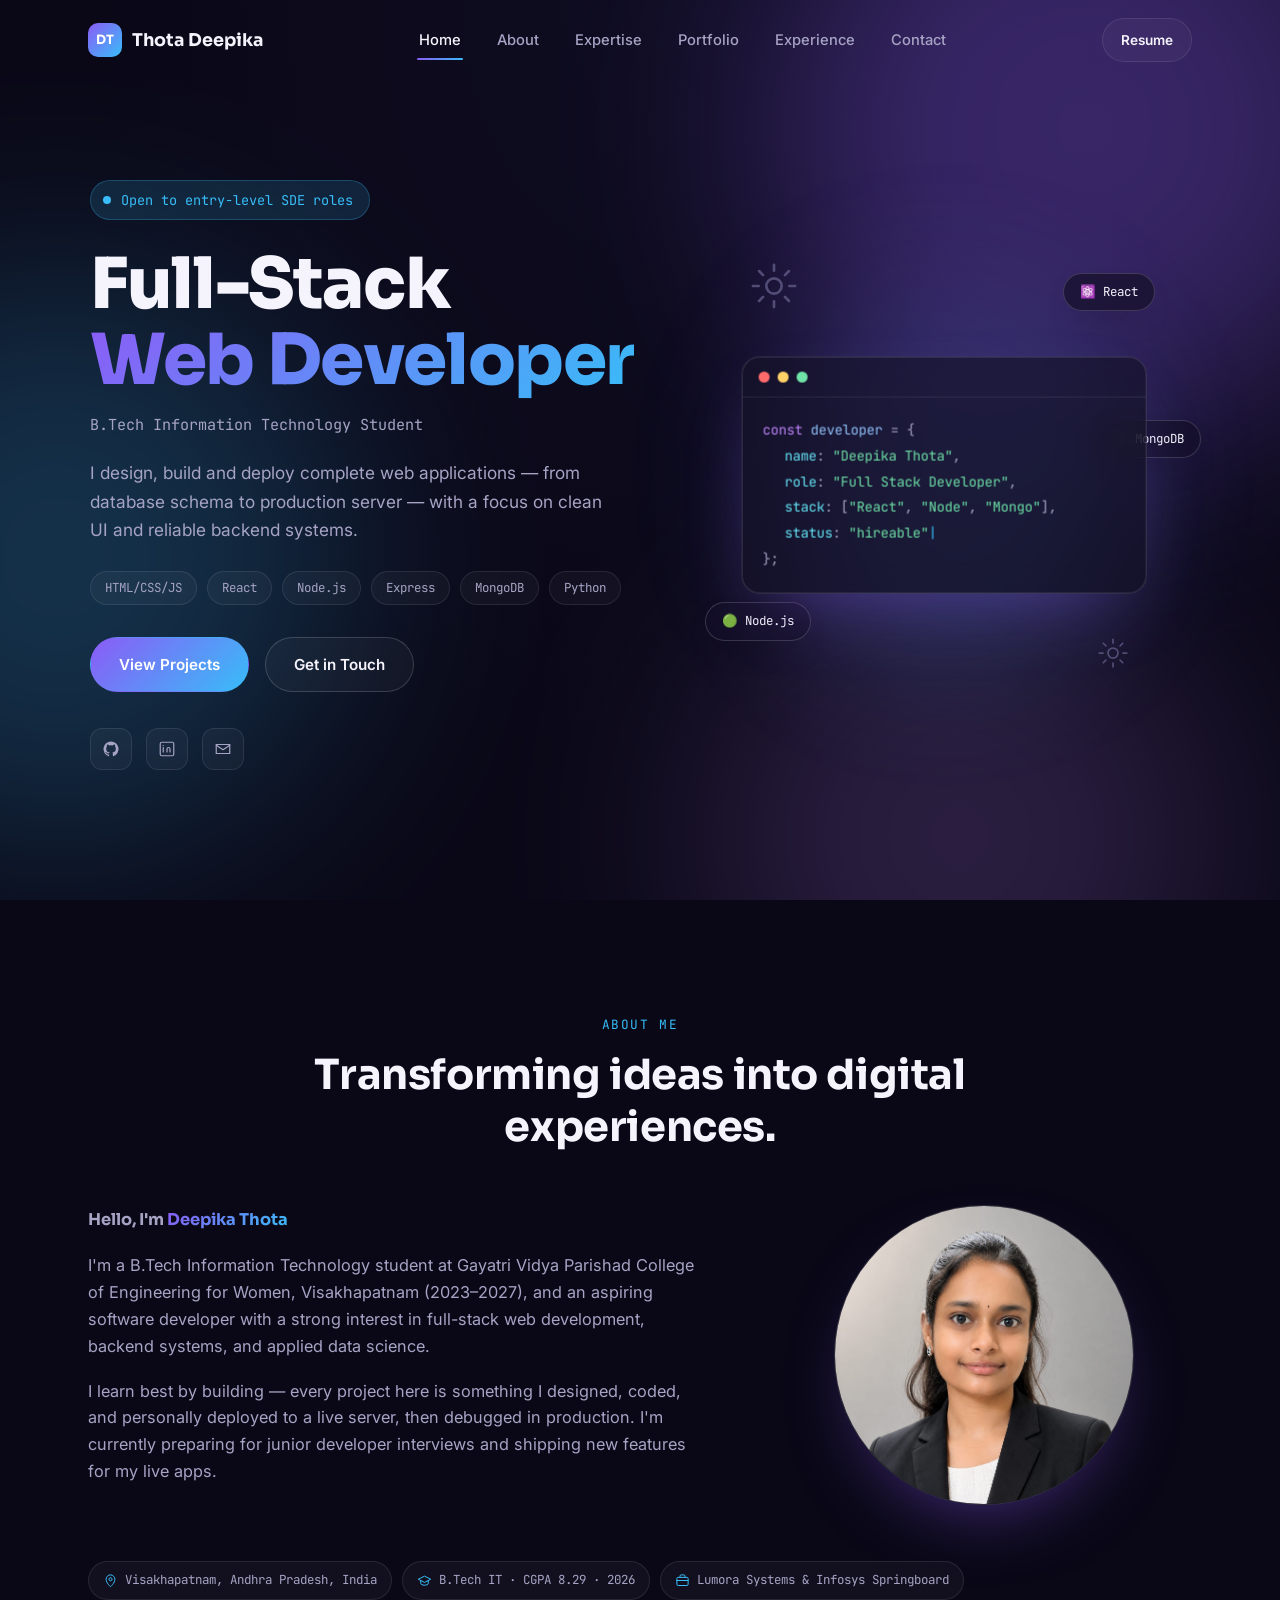
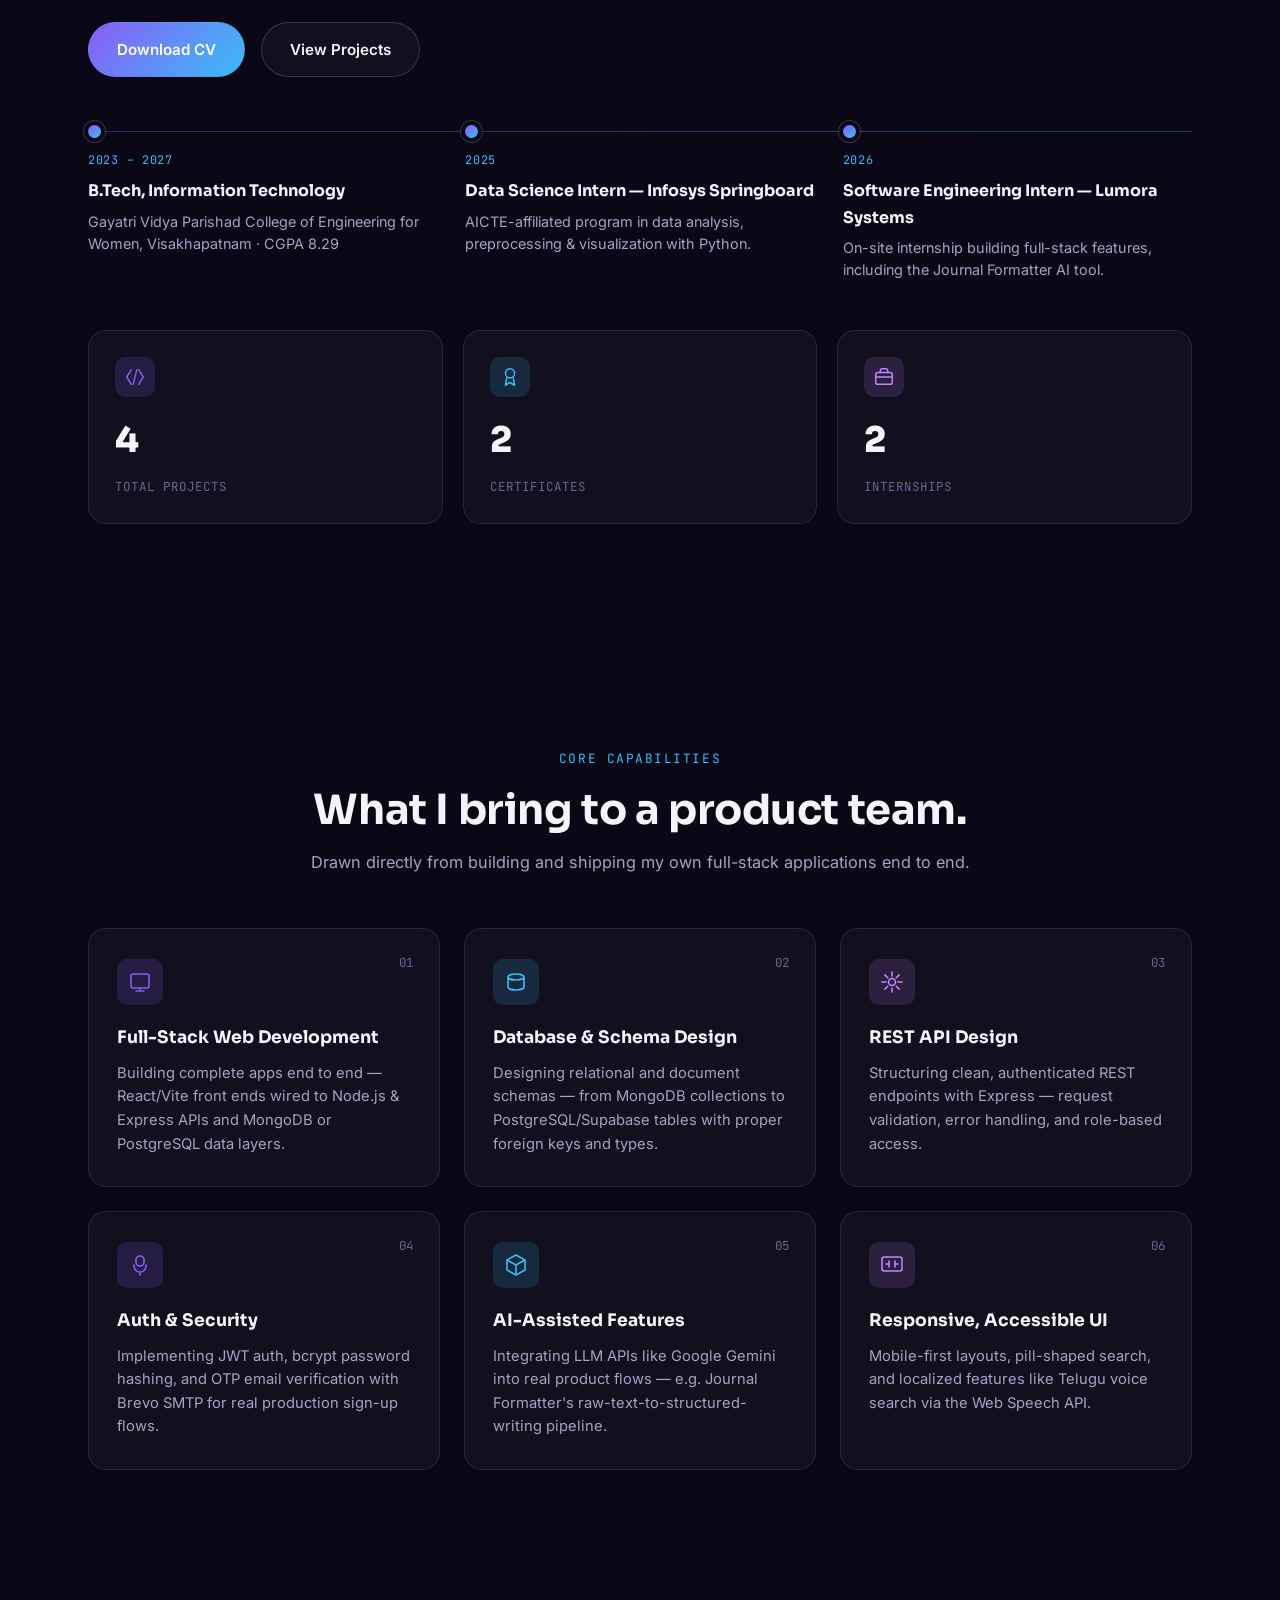
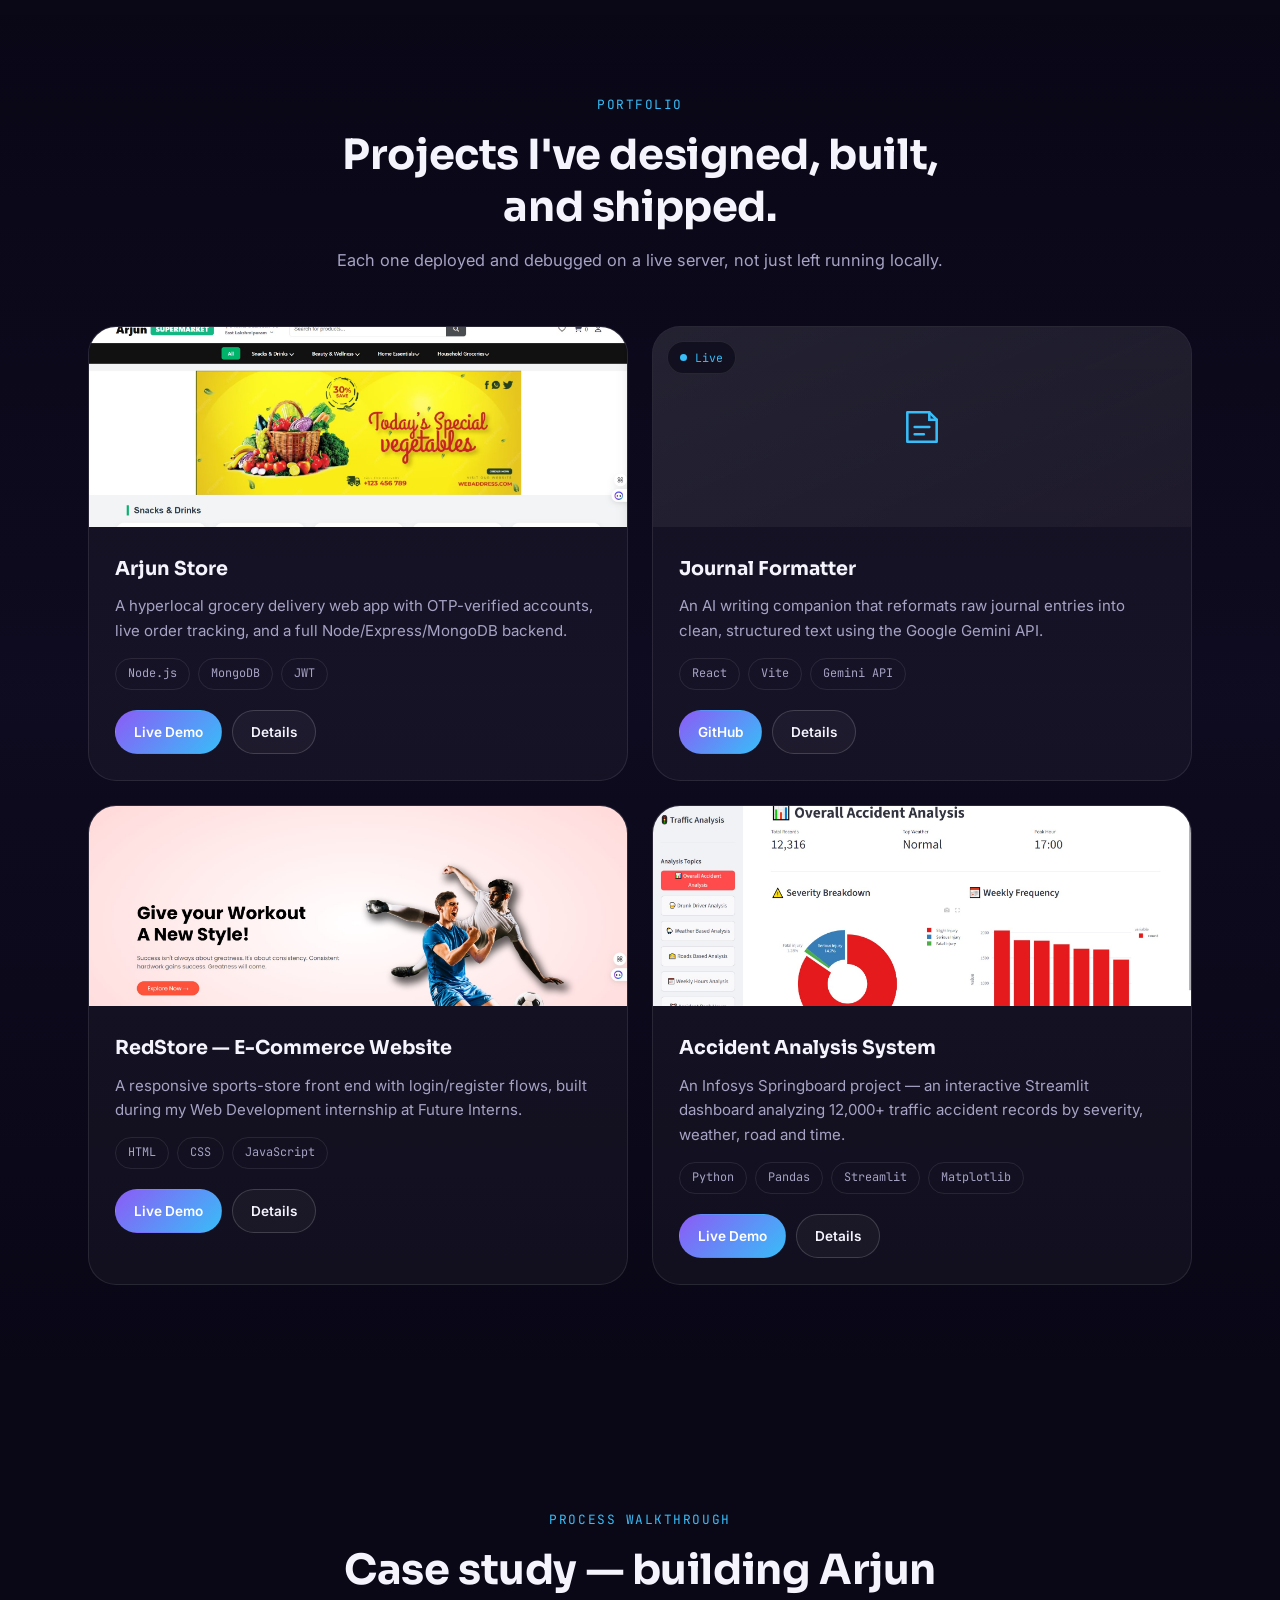
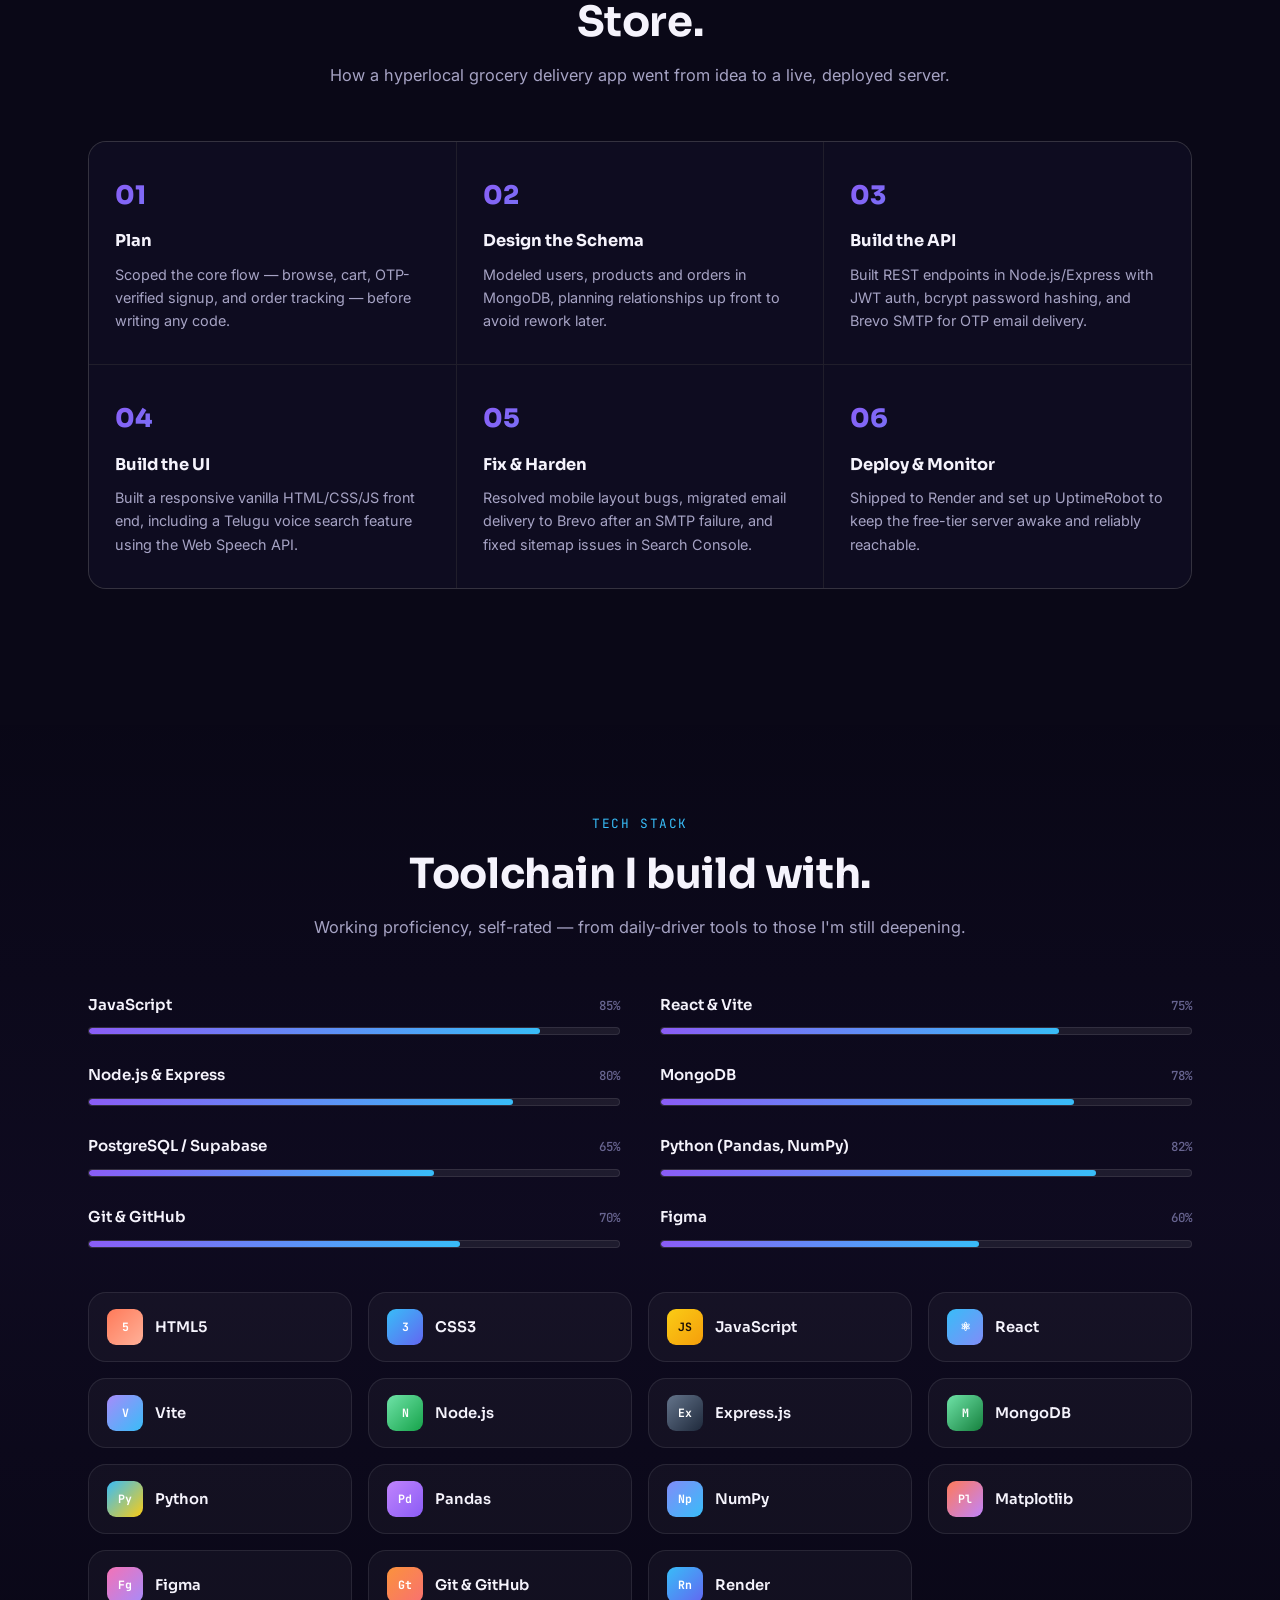
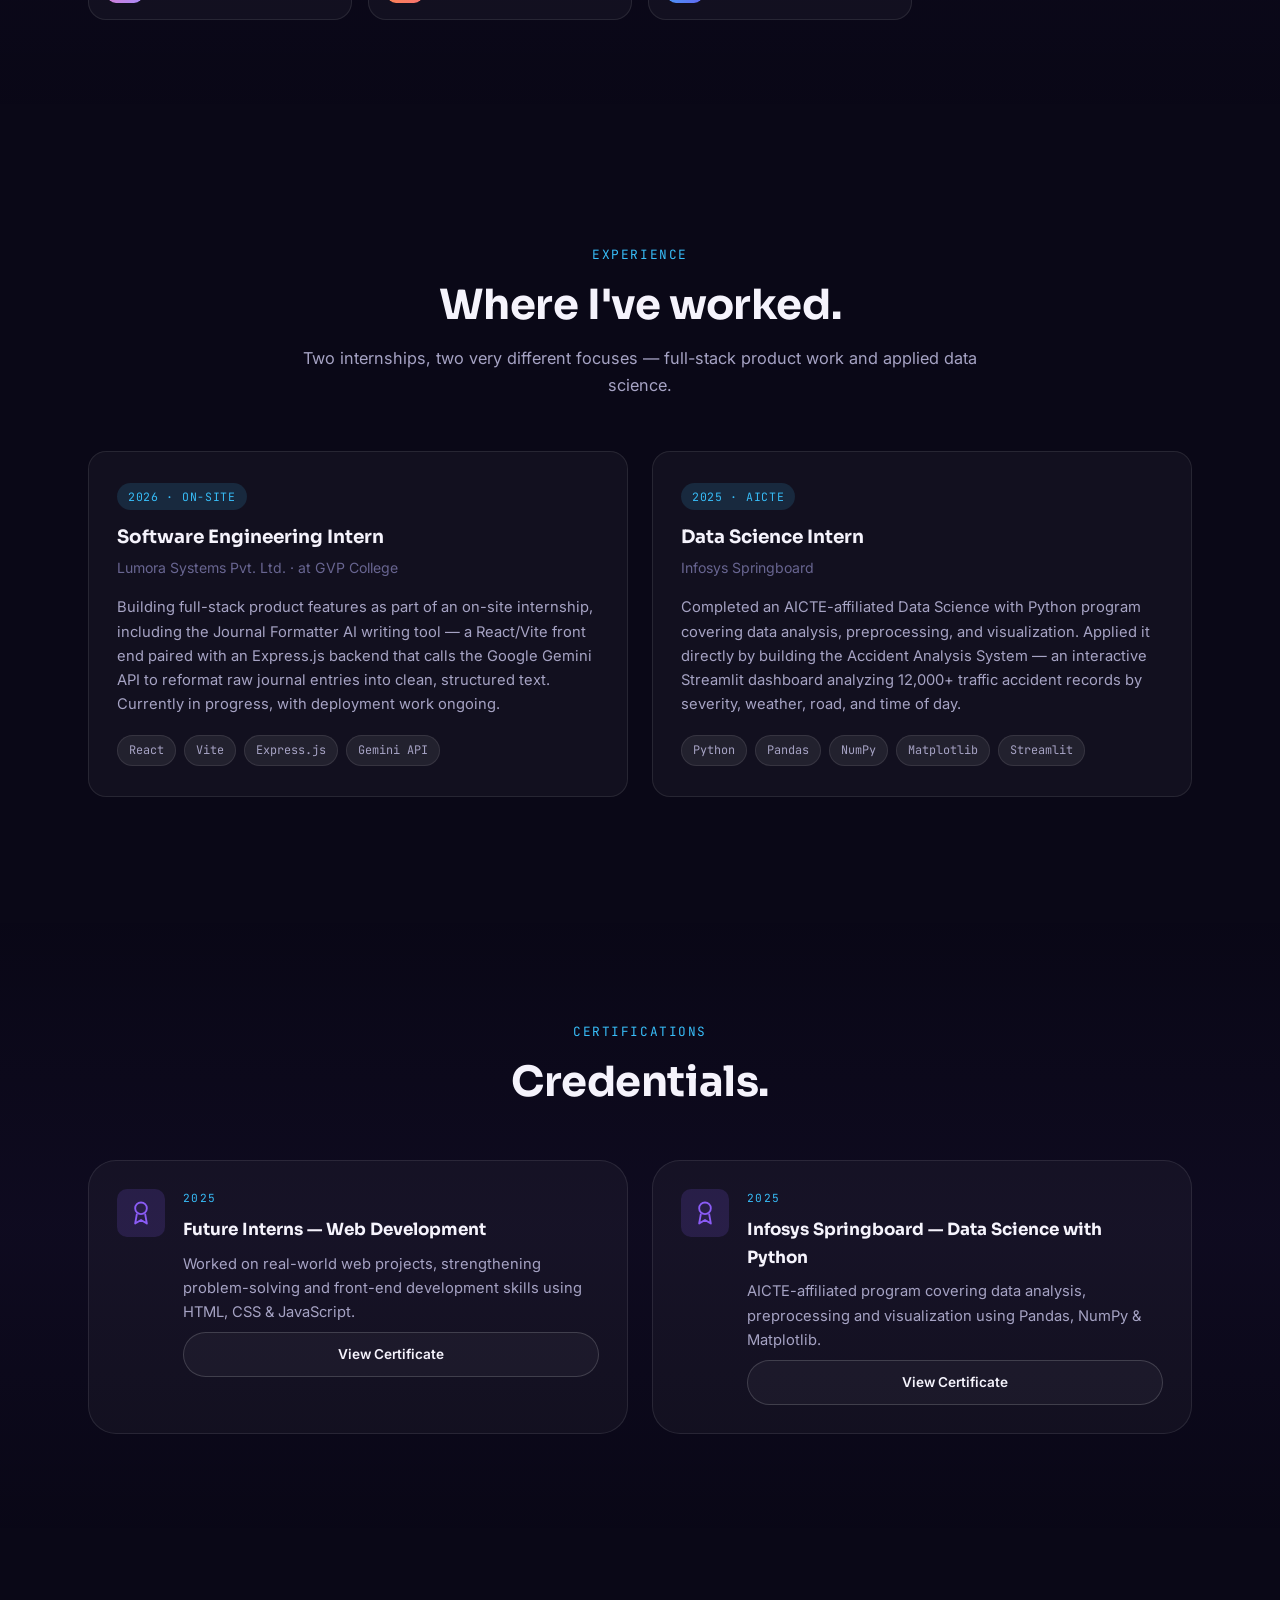
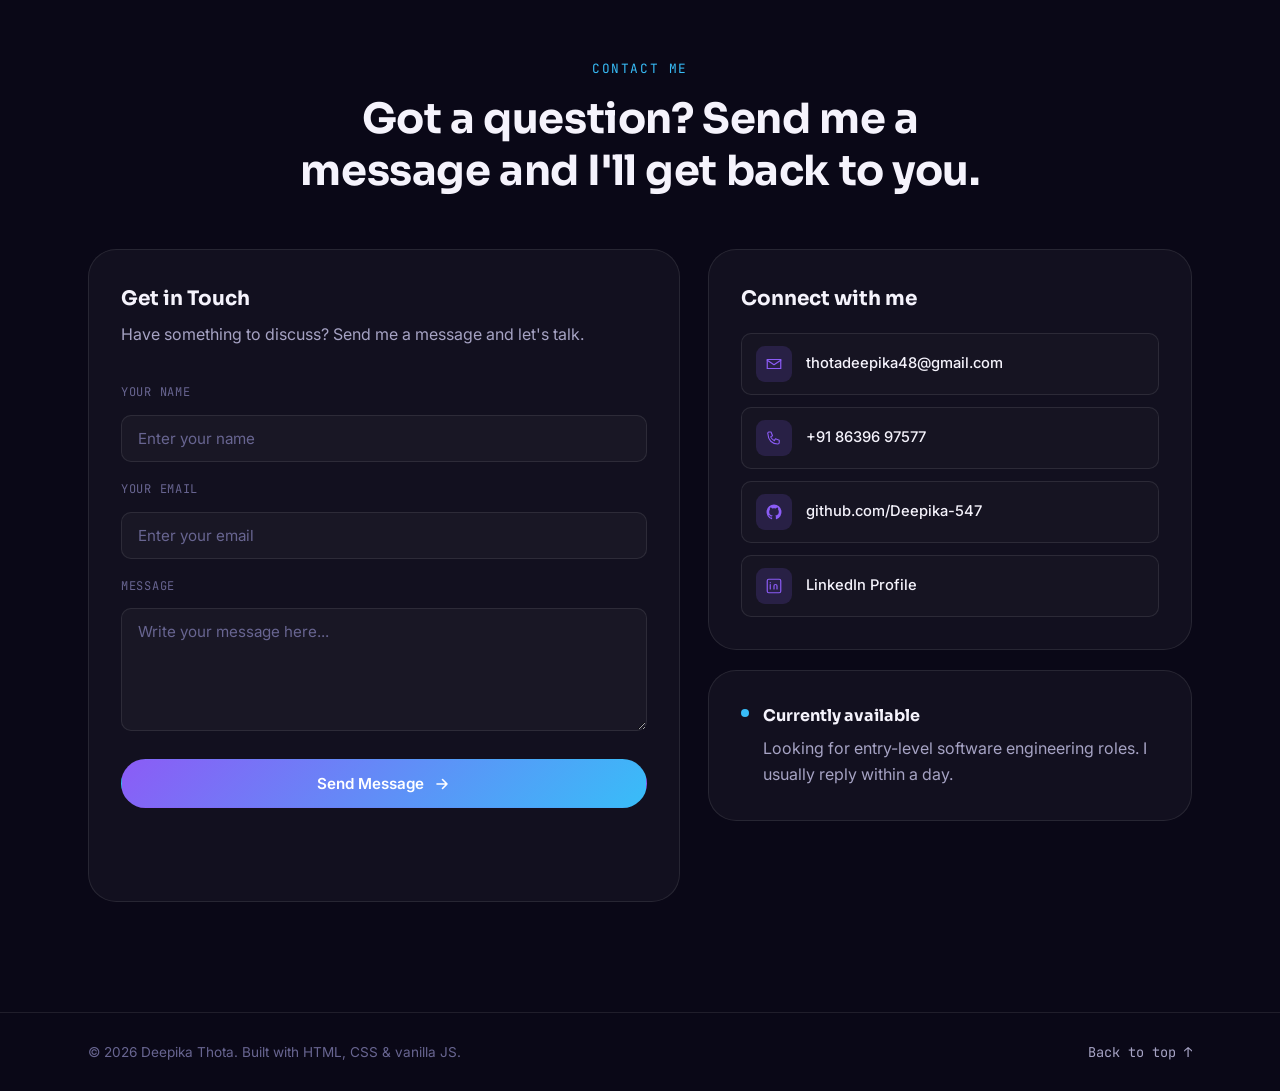
<file: index.html>
<!DOCTYPE html>
<html lang="en">
<head>
  <meta charset="UTF-8" />
  <meta name="viewport" content="width=device-width, initial-scale=1.0" />
  <title>Deepika Thota | Full Stack Developer Portfolio</title>
  <meta name="description" content="Portfolio of Deepika Thota — Full Stack Web Developer & B.Tech IT student. Expertise, projects, process, tech stack, experience, certifications and contact." />

  <link rel="preconnect" href="https://fonts.googleapis.com">
  <link rel="preconnect" href="https://fonts.gstatic.com" crossorigin>
  <link href="https://fonts.googleapis.com/css2?family=JetBrains+Mono:wght@400;500;600&family=Inter:wght@400;500;600&family=Sora:wght@500;600;700;800&display=swap" rel="stylesheet">

  <link rel="stylesheet" href="style.css" />
</head>
<body>

  <!-- Preloader -->
  <div class="preloader" id="preloader" role="status" aria-live="polite" aria-label="Loading portfolio">
    <div class="preloader-glow"></div>
    <div class="preloader-content">
      <div class="preloader-logo">
        <span class="preloader-logo-badge">DT</span>
      </div>
      <p class="preloader-text">Welcome to my portfolio</p>
      <div class="preloader-bar"><span class="preloader-bar-fill"></span></div>
    </div>
  </div>

  <!-- Ambient gradient background -->
  <div class="bg-orbs" aria-hidden="true">
    <div class="orb orb--1"></div>
    <div class="orb orb--2"></div>
    <div class="orb orb--3"></div>
  </div>

  <!-- Header -->
  <header class="site-header" id="siteHeader">
    <div class="nav-wrap">
      <a href="#home" class="logo">
        <span class="logo-badge">DT</span>
        <span class="logo-text">Thota Deepika</span>
      </a>

      <nav class="nav-links" id="navLinks">
        <a href="#home" class="nav-link" data-nav>Home</a>
        <a href="#about" class="nav-link" data-nav>About</a>
        <a href="#expertise" class="nav-link" data-nav>Expertise</a>
        <a href="#portfolio" class="nav-link" data-nav>Portfolio</a>
        <a href="#experience" class="nav-link" data-nav>Experience</a>
        <a href="#contact" class="nav-link" data-nav>Contact</a>
      </nav>

      <a href="THOTA_DEEPIKA.pdf" class="btn btn--ghost btn--sm" download>Resume</a>

      <button class="menu-toggle" id="menuToggle" aria-label="Toggle navigation" aria-expanded="false">
        <span></span><span></span><span></span>
      </button>
    </div>
  </header>

  <!-- Mobile nav -->
  <div class="mobile-nav" id="mobileNav">
    <a href="#home" class="mobile-link" data-nav>Home</a>
    <a href="#about" class="mobile-link" data-nav>About</a>
    <a href="#expertise" class="mobile-link" data-nav>Expertise</a>
    <a href="#portfolio" class="mobile-link" data-nav>Portfolio</a>
    <a href="#experience" class="mobile-link" data-nav>Experience</a>
    <a href="#contact" class="mobile-link" data-nav>Contact</a>
    <a href="THOTA_DEEPIKA.pdf" class="btn btn--primary" download style="margin-top:12px;">Download CV</a>
  </div>

  <main>
    <!-- HOME / HERO -->
    <section class="hero" id="home">
      <div class="container hero-grid">
        <div class="hero-copy">
          <p class="eyebrow reveal" data-reveal><span class="eyebrow-dot"></span> Open to entry-level SDE roles</p>

          <h1 class="hero-title reveal" data-reveal>
            Full-Stack<br/>
            <span class="text-gradient">Web Developer</span>
          </h1>

          <p class="hero-sub reveal" data-reveal>B.Tech Information Technology Student</p>

          <p class="hero-lede reveal" data-reveal>
            I design, build and deploy complete web applications — from database schema to
            production server — with a focus on clean UI and reliable backend systems.
          </p>

          <div class="hero-tags reveal" data-reveal>
            <span>HTML/CSS/JS</span><span>React</span><span>Node.js</span><span>Express</span><span>MongoDB</span><span>Python</span>
          </div>

          <div class="hero-actions reveal" data-reveal>
            <a href="#portfolio" class="btn btn--primary">View Projects</a>
            <a href="#contact" class="btn btn--outline">Get in Touch</a>
          </div>

          <div class="hero-socials reveal" data-reveal>
            <a href="https://github.com/Deepika-547" target="_blank" rel="noopener" aria-label="GitHub" class="social-icon">
              <svg width="18" height="18" viewBox="0 0 24 24" fill="none"><path d="M12 2a10 10 0 0 0-3.16 19.5c.5.1.68-.22.68-.48v-1.7c-2.78.6-3.37-1.34-3.37-1.34-.46-1.16-1.11-1.47-1.11-1.47-.9-.62.07-.6.07-.6 1 .07 1.53 1.03 1.53 1.03.89 1.52 2.34 1.08 2.91.83.09-.65.35-1.08.63-1.33-2.22-.25-4.56-1.11-4.56-4.93 0-1.09.39-1.98 1.03-2.68-.1-.25-.45-1.27.1-2.65 0 0 .84-.27 2.75 1.02a9.6 9.6 0 0 1 5 0c1.91-1.29 2.75-1.02 2.75-1.02.55 1.38.2 2.4.1 2.65.64.7 1.03 1.59 1.03 2.68 0 3.83-2.35 4.68-4.58 4.92.36.31.68.92.68 1.85v2.75c0 .26.18.58.69.48A10 10 0 0 0 12 2Z" fill="currentColor"/></svg>
            </a>
            <a href="https://www.linkedin.com/in/deepika-lakshmi-nageswari-thota-988166331/" target="_blank" rel="noopener" aria-label="LinkedIn" class="social-icon">
              <svg width="18" height="18" viewBox="0 0 24 24" fill="none"><rect x="3" y="3" width="18" height="18" rx="2" stroke="currentColor" stroke-width="1.6"/><path d="M7 10v6M7 7.5v.01M12 16v-4a2 2 0 0 1 4 0v4M12 12v4" stroke="currentColor" stroke-width="1.6" stroke-linecap="round"/></svg>
            </a>
            <a href="mailto:thotadeepika48@gmail.com" aria-label="Email" class="social-icon">
              <svg width="18" height="18" viewBox="0 0 24 24" fill="none"><path d="M3 6h18v12H3V6Z" stroke="currentColor" stroke-width="1.6"/><path d="m3 7 9 6 9-6" stroke="currentColor" stroke-width="1.6" stroke-linecap="round" stroke-linejoin="round"/></svg>
            </a>
          </div>
        </div>

        <div class="hero-visual reveal" data-reveal>
          <div class="illustration" id="illustration">
            <!-- Glow -->
            <div class="illustration-glow"></div>

            <!-- Floating tech chips -->
            <div class="float-chip float-chip--1">⚛️ React</div>
            <div class="float-chip float-chip--2">🟢 Node.js</div>
            <div class="float-chip float-chip--3">🍃 MongoDB</div>

            <!-- Main glass panel: code window -->
            <div class="code-window">
              <div class="code-window-bar">
                <span class="dot dot--red"></span>
                <span class="dot dot--yellow"></span>
                <span class="dot dot--green"></span>
              </div>
              <div class="code-window-body">
                <div class="code-line"><span class="tok-kw">const</span> <span class="tok-var">developer</span> = {</div>
                <div class="code-line indent"><span class="tok-prop">name</span>: <span class="tok-str">"Deepika Thota"</span>,</div>
                <div class="code-line indent"><span class="tok-prop">role</span>: <span class="tok-str">"Full Stack Developer"</span>,</div>
                <div class="code-line indent"><span class="tok-prop">stack</span>: [<span class="tok-str">"React"</span>, <span class="tok-str">"Node"</span>, <span class="tok-str">"Mongo"</span>],</div>
                <div class="code-line indent"><span class="tok-prop">status</span>: <span class="tok-str">"hireable"</span><span class="caret">|</span></div>
                <div class="code-line">};</div>
              </div>
            </div>

            <!-- Gear -->
            <svg class="gear gear--1" width="46" height="46" viewBox="0 0 24 24" fill="none">
              <path d="M12 8a4 4 0 1 0 0 8 4 4 0 0 0 0-8Z" stroke="currentColor" stroke-width="1.4"/>
              <path d="M12 1v3M12 20v3M1 12h3M20 12h3M4.2 4.2l2.1 2.1M17.7 17.7l2.1 2.1M4.2 19.8l2.1-2.1M17.7 6.3l2.1-2.1" stroke="currentColor" stroke-width="1.4" stroke-linecap="round"/>
            </svg>
            <svg class="gear gear--2" width="30" height="30" viewBox="0 0 24 24" fill="none">
              <path d="M12 8a4 4 0 1 0 0 8 4 4 0 0 0 0-8Z" stroke="currentColor" stroke-width="1.4"/>
              <path d="M12 1v3M12 20v3M1 12h3M20 12h3M4.2 4.2l2.1 2.1M17.7 17.7l2.1 2.1M4.2 19.8l2.1-2.1M17.7 6.3l2.1-2.1" stroke="currentColor" stroke-width="1.4" stroke-linecap="round"/>
            </svg>
          </div>
        </div>
      </div>
    </section>

    <!-- ABOUT -->
    <section class="section" id="about">
      <div class="container">
        <div class="section-head section-head--center reveal" data-reveal>
          <span class="section-eyebrow">About Me</span>
          <h2 class="section-title">Transforming ideas into digital experiences.</h2>
        </div>

        <div class="about-grid">
          <div class="about-copy reveal" data-reveal>
            <p class="about-greeting">Hello, I'm <span class="text-gradient">Deepika Thota</span></p>
            <p>
              I'm a B.Tech Information Technology student at Gayatri Vidya Parishad College of
              Engineering for Women, Visakhapatnam (2023–2027), and an aspiring software developer
              with a strong interest in full-stack web development, backend systems, and applied
              data science.
            </p>
            <p>
              I learn best by building — every project here is something I designed, coded, and
              personally deployed to a live server, then debugged in production. I'm currently
              preparing for junior developer interviews and shipping new features for my live apps.
            </p>
          </div>

          <div class="about-photo reveal" data-reveal>
            <div class="photo-frame">
              <img src="user.jpg" alt="Portrait of Deepika Thota" loading="lazy" />
            </div>
          </div>
        </div>

        <div class="quick-facts reveal" data-reveal>
          <span class="quick-fact"><svg width="15" height="15" viewBox="0 0 24 24" fill="none"><path d="M12 22s7-6.1 7-12a7 7 0 1 0-14 0c0 5.9 7 12 7 12Z" stroke="currentColor" stroke-width="1.6"/><circle cx="12" cy="10" r="2.5" stroke="currentColor" stroke-width="1.6"/></svg>Visakhapatnam, Andhra Pradesh, India</span>
          <span class="quick-fact"><svg width="15" height="15" viewBox="0 0 24 24" fill="none"><path d="M22 10 12 5 2 10l10 5 10-5Z" stroke="currentColor" stroke-width="1.6" stroke-linejoin="round"/><path d="M6 12v5c0 1.1 2.7 2.5 6 2.5s6-1.4 6-2.5v-5" stroke="currentColor" stroke-width="1.6" stroke-linejoin="round"/></svg>B.Tech IT · CGPA 8.29 · 2026</span>
          <span class="quick-fact"><svg width="15" height="15" viewBox="0 0 24 24" fill="none"><rect x="3" y="7" width="18" height="13" rx="2" stroke="currentColor" stroke-width="1.6"/><path d="M8 7V5a2 2 0 0 1 2-2h4a2 2 0 0 1 2 2v2M3 12h18" stroke="currentColor" stroke-width="1.6" stroke-linecap="round"/></svg>Lumora Systems &amp; Infosys Springboard</span>
        </div>

        <div class="about-actions">
          <a href="THOTA_DEEPIKA.pdf" class="btn btn--primary" download>Download CV</a>
          <a href="#portfolio" class="btn btn--outline">View Projects</a>
        </div>

        <!-- Mini education/experience timeline -->
        <div class="mini-timeline reveal" data-reveal>
          <div class="mini-timeline-item">
            <span class="mini-timeline-dot"></span>
            <span class="mini-timeline-date">2023 – 2027</span>
            <h4>B.Tech, Information Technology</h4>
            <p>Gayatri Vidya Parishad College of Engineering for Women, Visakhapatnam · CGPA 8.29</p>
          </div>
          <div class="mini-timeline-item">
            <span class="mini-timeline-dot"></span>
            <span class="mini-timeline-date">2025</span>
            <h4>Data Science Intern — Infosys Springboard</h4>
            <p>AICTE-affiliated program in data analysis, preprocessing &amp; visualization with Python.</p>
          </div>
          <div class="mini-timeline-item">
            <span class="mini-timeline-dot"></span>
            <span class="mini-timeline-date">2026</span>
            <h4>Software Engineering Intern — Lumora Systems</h4>
            <p>On-site internship building full-stack features, including the Journal Formatter AI tool.</p>
          </div>
        </div>

        <div class="stats-row reveal" data-reveal>
          <div class="stat-card">
            <span class="stat-icon" aria-hidden="true">
              <svg width="22" height="22" viewBox="0 0 24 24" fill="none"><path d="M8 4 3 12l5 8M16 4l5 8-5 8M14 4 10 20" stroke="currentColor" stroke-width="1.6" stroke-linecap="round" stroke-linejoin="round"/></svg>
            </span>
            <span class="stat-number" data-count="4">0</span>
            <span class="stat-label">Total Projects</span>
          </div>
          <div class="stat-card">
            <span class="stat-icon" aria-hidden="true">
              <svg width="22" height="22" viewBox="0 0 24 24" fill="none"><circle cx="12" cy="8" r="5" stroke="currentColor" stroke-width="1.6"/><path d="M8.5 12.5 7 21l5-3 5 3-1.5-8.5" stroke="currentColor" stroke-width="1.6" stroke-linejoin="round"/></svg>
            </span>
            <span class="stat-number" data-count="2">0</span>
            <span class="stat-label">Certificates</span>
          </div>
          <div class="stat-card">
            <span class="stat-icon" aria-hidden="true">
              <svg width="22" height="22" viewBox="0 0 24 24" fill="none"><rect x="3" y="7" width="18" height="13" rx="2" stroke="currentColor" stroke-width="1.6"/><path d="M8 7V5a2 2 0 0 1 2-2h4a2 2 0 0 1 2 2v2M3 12h18" stroke="currentColor" stroke-width="1.6" stroke-linecap="round"/></svg>
            </span>
            <span class="stat-number" data-count="2">0</span>
            <span class="stat-label">Internships</span>
          </div>
        </div>
      </div>
    </section>

    <!-- EXPERTISE -->
    <section class="section" id="expertise">
      <div class="container">
        <div class="section-head section-head--center reveal" data-reveal>
          <span class="section-eyebrow">Core Capabilities</span>
          <h2 class="section-title">What I bring to a product team.</h2>
          <p class="section-sub">Drawn directly from building and shipping my own full-stack applications end to end.</p>
        </div>

        <div class="expertise-grid">
          <div class="expertise-card reveal" data-reveal>
            <span class="expertise-num">01</span>
            <div class="expertise-icon"><svg width="24" height="24" viewBox="0 0 24 24" fill="none"><rect x="3" y="4" width="18" height="14" rx="2" stroke="currentColor" stroke-width="1.6"/><path d="M8 21h8M12 18v3" stroke="currentColor" stroke-width="1.6" stroke-linecap="round"/></svg></div>
            <h3>Full-Stack Web Development</h3>
            <p>Building complete apps end to end — React/Vite front ends wired to Node.js &amp; Express APIs and MongoDB or PostgreSQL data layers.</p>
          </div>

          <div class="expertise-card reveal" data-reveal>
            <span class="expertise-num">02</span>
            <div class="expertise-icon"><svg width="24" height="24" viewBox="0 0 24 24" fill="none"><path d="M4 7a8 3 0 0 0 16 0M4 7a8 3 0 0 1 16 0M4 7v10a8 3 0 0 0 16 0V7" stroke="currentColor" stroke-width="1.6"/></svg></div>
            <h3>Database &amp; Schema Design</h3>
            <p>Designing relational and document schemas — from MongoDB collections to PostgreSQL/Supabase tables with proper foreign keys and types.</p>
          </div>

          <div class="expertise-card reveal" data-reveal>
            <span class="expertise-num">03</span>
            <div class="expertise-icon"><svg width="24" height="24" viewBox="0 0 24 24" fill="none"><path d="M12 2v4M12 18v4M4.9 4.9l2.8 2.8M16.3 16.3l2.8 2.8M2 12h4M18 12h4M4.9 19.1l2.8-2.8M16.3 7.7l2.8-2.8" stroke="currentColor" stroke-width="1.6" stroke-linecap="round"/><circle cx="12" cy="12" r="3.5" stroke="currentColor" stroke-width="1.6"/></svg></div>
            <h3>REST API Design</h3>
            <p>Structuring clean, authenticated REST endpoints with Express — request validation, error handling, and role-based access.</p>
          </div>

          <div class="expertise-card reveal" data-reveal>
            <span class="expertise-num">04</span>
            <div class="expertise-icon"><svg width="24" height="24" viewBox="0 0 24 24" fill="none"><path d="M12 3a4 4 0 0 1 4 4v2a4 4 0 0 1-8 0V7a4 4 0 0 1 4-4Z" stroke="currentColor" stroke-width="1.6"/><path d="M6 12v1a6 6 0 0 0 12 0v-1M12 19v3" stroke="currentColor" stroke-width="1.6" stroke-linecap="round"/></svg></div>
            <h3>Auth &amp; Security</h3>
            <p>Implementing JWT auth, bcrypt password hashing, and OTP email verification with Brevo SMTP for real production sign-up flows.</p>
          </div>

          <div class="expertise-card reveal" data-reveal>
            <span class="expertise-num">05</span>
            <div class="expertise-icon"><svg width="24" height="24" viewBox="0 0 24 24" fill="none"><path d="M12 2 3 7v10l9 5 9-5V7l-9-5Z" stroke="currentColor" stroke-width="1.6" stroke-linejoin="round"/><path d="M3 7l9 5 9-5M12 12v10" stroke="currentColor" stroke-width="1.6" stroke-linejoin="round"/></svg></div>
            <h3>AI-Assisted Features</h3>
            <p>Integrating LLM APIs like Google Gemini into real product flows — e.g. Journal Formatter's raw-text-to-structured-writing pipeline.</p>
          </div>

          <div class="expertise-card reveal" data-reveal>
            <span class="expertise-num">06</span>
            <div class="expertise-icon"><svg width="24" height="24" viewBox="0 0 24 24" fill="none"><rect x="2" y="4" width="20" height="14" rx="2" stroke="currentColor" stroke-width="1.6"/><path d="M9 8v6M15 8v6M6 11h2M16 11h2" stroke="currentColor" stroke-width="1.6" stroke-linecap="round"/></svg></div>
            <h3>Responsive, Accessible UI</h3>
            <p>Mobile-first layouts, pill-shaped search, and localized features like Telugu voice search via the Web Speech API.</p>
          </div>
        </div>
      </div>
    </section>

    <!-- PORTFOLIO SHOWCASE -->
    <section class="section section--alt" id="portfolio">
      <div class="container">
        <div class="section-head section-head--center reveal" data-reveal>
          <span class="section-eyebrow">Portfolio</span>
          <h2 class="section-title">Projects I've designed, built, and shipped.</h2>
          <p class="section-sub">Each one deployed and debugged on a live server, not just left running locally.</p>
        </div>

        <div class="tab-panel active" id="panel-projects">
          <div class="cards-grid">

            <article class="proj-card reveal" data-reveal>
              <div class="proj-media">
                <img src="web.jpg" alt="Arjun store| Online grocery store" loading="lazy" />
              </div>
              <div class="proj-body">
                <h3>Arjun Store</h3>
                <p>A hyperlocal grocery delivery web app with OTP-verified accounts, live order tracking, and a full Node/Express/MongoDB backend.</p>
                <div class="proj-tags">
                  <span>Node.js</span><span>MongoDB</span><span>JWT</span>
                </div>
                <div class="proj-links">
                  <a href="https://arjun-store.onrender.com" target="_blank" rel="noopener" class="btn btn--primary btn--sm">Live Demo</a>
                  <a href="arjun-store.html" class="btn btn--outline btn--sm">Details</a>
                </div>
              </div>
            </article>

            <article class="proj-card reveal" data-reveal>
              <div class="proj-media proj-media--icon">
                <svg width="44" height="44" viewBox="0 0 24 24" fill="none"><path d="M4 4h12l4 4v12H4V4Z" stroke="currentColor" stroke-width="1.4" stroke-linejoin="round"/><path d="M16 4v4h4M8 12h8M8 16h5" stroke="currentColor" stroke-width="1.4" stroke-linecap="round"/></svg>
                <span class="proj-badge"><span class="pulse"></span> Live</span>
              </div>
              <div class="proj-body">
                <h3>Journal Formatter</h3>
                <p>An AI writing companion that reformats raw journal entries into clean, structured text using the Google Gemini API.</p>
                <div class="proj-tags">
                  <span>React</span><span>Vite</span><span>Gemini API</span>
                </div>
                <div class="proj-links">
                  <a href="https://github.com/Deepika-547/Journal-formatter" target="_blank" rel="noopener" class="btn btn--primary btn--sm">GitHub</a>
                  <a href="journal-formatter.html" class="btn btn--outline btn--sm">Details</a>
                </div>
              </div>
            </article>

            <article class="proj-card reveal" data-reveal>
              <div class="proj-media">
                <img src="redstore.jpg" alt="RedStore e-commerce website preview" loading="lazy" />
              </div>
              <div class="proj-body">
                <h3>RedStore — E-Commerce Website</h3>
                <p>A responsive sports-store front end with login/register flows, built during my Web Development internship at Future Interns.</p>
                <div class="proj-tags">
                  <span>HTML</span><span>CSS</span><span>JavaScript</span>
                </div>
                <div class="proj-links">
                  <a href="https://deepika-547.github.io/E-commerce-website/index.html" target="_blank" rel="noopener" class="btn btn--primary btn--sm">Live Demo</a>
                  <a href="ecommerce.html" class="btn btn--outline btn--sm">Details</a>
                </div>
              </div>
            </article>

            <article class="proj-card reveal" data-reveal>
              <div class="proj-media">
                <img src="overall.jpg" alt="Accident Analysis System dashboard preview" loading="lazy" />
              </div>
              <div class="proj-body">
                <h3>Accident Analysis System</h3>
                <p>An Infosys Springboard project — an interactive Streamlit dashboard analyzing 12,000+ traffic accident records by severity, weather, road and time.</p>
                <div class="proj-tags">
                  <span>Python</span><span>Pandas</span><span>Streamlit</span><span>Matplotlib</span>
                </div>
                <div class="proj-links">
                  <a href="https://accident-analysis-system-kbsu8but2bcuktr3gekxkt.streamlit.app/" target="_blank" rel="noopener" class="btn btn--primary btn--sm">Live Demo</a>
                  <a href="data-science.html" class="btn btn--outline btn--sm">Details</a>
                </div>
              </div>
            </article>

          </div>
        </div>
      </div>
    </section>

    <!-- PROCESS WALKTHROUGH -->
    <section class="section" id="process">
      <div class="container">
        <div class="section-head section-head--center reveal" data-reveal>
          <span class="section-eyebrow">Process Walkthrough</span>
          <h2 class="section-title">Case study — building Arjun Store.</h2>
          <p class="section-sub">How a hyperlocal grocery delivery app went from idea to a live, deployed server.</p>
        </div>

        <div class="process-grid">
          <div class="process-step reveal" data-reveal>
            <span class="process-num">01</span>
            <h3>Plan</h3>
            <p>Scoped the core flow — browse, cart, OTP-verified signup, and order tracking — before writing any code.</p>
          </div>
          <div class="process-step reveal" data-reveal>
            <span class="process-num">02</span>
            <h3>Design the Schema</h3>
            <p>Modeled users, products and orders in MongoDB, planning relationships up front to avoid rework later.</p>
          </div>
          <div class="process-step reveal" data-reveal>
            <span class="process-num">03</span>
            <h3>Build the API</h3>
            <p>Built REST endpoints in Node.js/Express with JWT auth, bcrypt password hashing, and Brevo SMTP for OTP email delivery.</p>
          </div>
          <div class="process-step reveal" data-reveal>
            <span class="process-num">04</span>
            <h3>Build the UI</h3>
            <p>Built a responsive vanilla HTML/CSS/JS front end, including a Telugu voice search feature using the Web Speech API.</p>
          </div>
          <div class="process-step reveal" data-reveal>
            <span class="process-num">05</span>
            <h3>Fix &amp; Harden</h3>
            <p>Resolved mobile layout bugs, migrated email delivery to Brevo after an SMTP failure, and fixed sitemap issues in Search Console.</p>
          </div>
          <div class="process-step reveal" data-reveal>
            <span class="process-num">06</span>
            <h3>Deploy &amp; Monitor</h3>
            <p>Shipped to Render and set up UptimeRobot to keep the free-tier server awake and reliably reachable.</p>
          </div>
        </div>
      </div>
    </section>

    <!-- TECH STACK -->
    <section class="section section--alt" id="techstack">
      <div class="container">
        <div class="section-head section-head--center reveal" data-reveal>
          <span class="section-eyebrow">Tech Stack</span>
          <h2 class="section-title">Toolchain I build with.</h2>
          <p class="section-sub">Working proficiency, self-rated — from daily-driver tools to those I'm still deepening.</p>
        </div>

        <div class="skills-grid">
          <div class="skill-bar reveal" data-reveal data-level="85">
            <div class="skill-bar-head"><span>JavaScript</span><span class="skill-pct">85%</span></div>
            <div class="skill-bar-track"><div class="skill-bar-fill"></div></div>
          </div>
          <div class="skill-bar reveal" data-reveal data-level="75">
            <div class="skill-bar-head"><span>React &amp; Vite</span><span class="skill-pct">75%</span></div>
            <div class="skill-bar-track"><div class="skill-bar-fill"></div></div>
          </div>
          <div class="skill-bar reveal" data-reveal data-level="80">
            <div class="skill-bar-head"><span>Node.js &amp; Express</span><span class="skill-pct">80%</span></div>
            <div class="skill-bar-track"><div class="skill-bar-fill"></div></div>
          </div>
          <div class="skill-bar reveal" data-reveal data-level="78">
            <div class="skill-bar-head"><span>MongoDB</span><span class="skill-pct">78%</span></div>
            <div class="skill-bar-track"><div class="skill-bar-fill"></div></div>
          </div>
          <div class="skill-bar reveal" data-reveal data-level="65">
            <div class="skill-bar-head"><span>PostgreSQL / Supabase</span><span class="skill-pct">65%</span></div>
            <div class="skill-bar-track"><div class="skill-bar-fill"></div></div>
          </div>
          <div class="skill-bar reveal" data-reveal data-level="82">
            <div class="skill-bar-head"><span>Python (Pandas, NumPy)</span><span class="skill-pct">82%</span></div>
            <div class="skill-bar-track"><div class="skill-bar-fill"></div></div>
          </div>
          <div class="skill-bar reveal" data-reveal data-level="70">
            <div class="skill-bar-head"><span>Git &amp; GitHub</span><span class="skill-pct">70%</span></div>
            <div class="skill-bar-track"><div class="skill-bar-fill"></div></div>
          </div>
          <div class="skill-bar reveal" data-reveal data-level="60">
            <div class="skill-bar-head"><span>Figma</span><span class="skill-pct">60%</span></div>
            <div class="skill-bar-track"><div class="skill-bar-fill"></div></div>
          </div>
        </div>

        <div class="tech-grid" style="margin-top: 44px;">
          <div class="tech-chip reveal" data-reveal><span class="tech-icon tech-icon--html">5</span>HTML5</div>
          <div class="tech-chip reveal" data-reveal><span class="tech-icon tech-icon--css">3</span>CSS3</div>
          <div class="tech-chip reveal" data-reveal><span class="tech-icon tech-icon--js">JS</span>JavaScript</div>
          <div class="tech-chip reveal" data-reveal><span class="tech-icon tech-icon--react">⚛</span>React</div>
          <div class="tech-chip reveal" data-reveal><span class="tech-icon tech-icon--vite">V</span>Vite</div>
          <div class="tech-chip reveal" data-reveal><span class="tech-icon tech-icon--node">N</span>Node.js</div>
          <div class="tech-chip reveal" data-reveal><span class="tech-icon tech-icon--express">Ex</span>Express.js</div>
          <div class="tech-chip reveal" data-reveal><span class="tech-icon tech-icon--mongo">M</span>MongoDB</div>
          <div class="tech-chip reveal" data-reveal><span class="tech-icon tech-icon--python">Py</span>Python</div>
          <div class="tech-chip reveal" data-reveal><span class="tech-icon tech-icon--pandas">Pd</span>Pandas</div>
          <div class="tech-chip reveal" data-reveal><span class="tech-icon tech-icon--numpy">Np</span>NumPy</div>
          <div class="tech-chip reveal" data-reveal><span class="tech-icon tech-icon--plot">Pl</span>Matplotlib</div>
          <div class="tech-chip reveal" data-reveal><span class="tech-icon tech-icon--figma">Fg</span>Figma</div>
          <div class="tech-chip reveal" data-reveal><span class="tech-icon tech-icon--git">Gt</span>Git &amp; GitHub</div>
          <div class="tech-chip reveal" data-reveal><span class="tech-icon tech-icon--render">Rn</span>Render</div>
        </div>
      </div>
    </section>

    <!-- EXPERIENCE -->
    <section class="section" id="experience">
      <div class="container">
        <div class="section-head section-head--center reveal" data-reveal>
          <span class="section-eyebrow">Experience</span>
          <h2 class="section-title">Where I've worked.</h2>
          <p class="section-sub">Two internships, two very different focuses — full-stack product work and applied data science.</p>
        </div>

        <div class="exp-grid">
          <article class="exp-card reveal" data-reveal>
            <div class="exp-card-head">
              <span class="exp-badge">2026 · On-site</span>
              <h3>Software Engineering Intern</h3>
              <p class="exp-company">Lumora Systems Pvt. Ltd. · at GVP College</p>
            </div>
            <p class="exp-desc">
              Building full-stack product features as part of an on-site internship, including the Journal
              Formatter AI writing tool — a React/Vite front end paired with an Express.js backend that calls
              the Google Gemini API to reformat raw journal entries into clean, structured text. Currently in
              progress, with deployment work ongoing.
            </p>
            <div class="exp-tags"><span>React</span><span>Vite</span><span>Express.js</span><span>Gemini API</span></div>
          </article>

          <article class="exp-card reveal" data-reveal>
            <div class="exp-card-head">
              <span class="exp-badge">2025 · AICTE</span>
              <h3>Data Science Intern</h3>
              <p class="exp-company">Infosys Springboard</p>
            </div>
            <p class="exp-desc">
              Completed an AICTE-affiliated Data Science with Python program covering data analysis,
              preprocessing, and visualization. Applied it directly by building the Accident Analysis System —
              an interactive Streamlit dashboard analyzing 12,000+ traffic accident records by severity,
              weather, road, and time of day.
            </p>
            <div class="exp-tags"><span>Python</span><span>Pandas</span><span>NumPy</span><span>Matplotlib</span><span>Streamlit</span></div>
          </article>
        </div>
      </div>
    </section>

    <!-- CERTIFICATIONS -->
    <section class="section section--alt" id="certifications">
      <div class="container">
        <div class="section-head section-head--center reveal" data-reveal>
          <span class="section-eyebrow">Certifications</span>
          <h2 class="section-title">Credentials.</h2>
        </div>

        <div class="cards-grid cards-grid--certs">

          <article class="cert-card reveal" data-reveal>
            <div class="cert-icon">
              <svg width="28" height="28" viewBox="0 0 24 24" fill="none"><circle cx="12" cy="8" r="5" stroke="currentColor" stroke-width="1.6"/><path d="M8.5 12.5 7 21l5-3 5 3-1.5-8.5" stroke="currentColor" stroke-width="1.6" stroke-linejoin="round"/></svg>
            </div>
            <div class="cert-body">
              <span class="proj-kicker">2025</span>
              <h3>Future Interns — Web Development</h3>
              <p>Worked on real-world web projects, strengthening problem-solving and front-end development skills using HTML, CSS &amp; JavaScript.</p>
              <a href="future_interns.jpeg" target="_blank" rel="noopener" class="btn btn--outline btn--sm">View Certificate</a>
            </div>
          </article>

          <article class="cert-card reveal" data-reveal>
            <div class="cert-icon">
              <svg width="28" height="28" viewBox="0 0 24 24" fill="none"><circle cx="12" cy="8" r="5" stroke="currentColor" stroke-width="1.6"/><path d="M8.5 12.5 7 21l5-3 5 3-1.5-8.5" stroke="currentColor" stroke-width="1.6" stroke-linejoin="round"/></svg>
            </div>
            <div class="cert-body">
              <span class="proj-kicker">2025</span>
              <h3>Infosys Springboard — Data Science with Python</h3>
              <p>AICTE-affiliated program covering data analysis, preprocessing and visualization using Pandas, NumPy &amp; Matplotlib.</p>
              <a href="internshipclg.jpeg" target="_blank" rel="noopener" class="btn btn--outline btn--sm">View Certificate</a>
            </div>
          </article>

        </div>
      </div>
    </section>

    <!-- CONTACT -->
    <section class="section" id="contact">
      <div class="container">
        <div class="section-head section-head--center reveal" data-reveal>
          <span class="section-eyebrow">Contact Me</span>
          <h2 class="section-title">Got a question? Send me a message and I'll get back to you.</h2>
        </div>

        <div class="contact-grid">
          <div class="contact-form-card reveal" data-reveal>
            <h3>Get in Touch</h3>
            <p class="muted">Have something to discuss? Send me a message and let's talk.</p>

            <!-- Connected to the same Formspree endpoint as the previous site -->
            <form id="contactForm" class="contact-form" action="https://formspree.io/f/meelqlgw" method="POST">
              <label for="cf-name">Your Name</label>
              <input type="text" id="cf-name" name="name" placeholder="Enter your name" required />

              <label for="cf-email">Your Email</label>
              <input type="email" id="cf-email" name="email" placeholder="Enter your email" required />

              <label for="cf-message">Message</label>
              <textarea id="cf-message" name="message" rows="5" placeholder="Write your message here..." required></textarea>

              <input type="hidden" name="_subject" value="New message from portfolio site" />

              <button type="submit" class="btn btn--primary btn--block">
                <span>Send Message</span>
                <svg width="16" height="16" viewBox="0 0 16 16" fill="none"><path d="M3 8H13M13 8L8.5 3.5M13 8L8.5 12.5" stroke="currentColor" stroke-width="1.6" stroke-linecap="round" stroke-linejoin="round"/></svg>
              </button>

              <p id="formStatus" class="form-status" role="status"></p>
            </form>
          </div>

          <div class="contact-side reveal" data-reveal>
            <div class="connect-card">
              <h3>Connect with me</h3>
              <a href="mailto:thotadeepika48@gmail.com" class="connect-link">
                <span class="contact-card-icon"><svg width="18" height="18" viewBox="0 0 24 24" fill="none"><path d="M3 6h18v12H3V6Z" stroke="currentColor" stroke-width="1.6"/><path d="m3 7 9 6 9-6" stroke="currentColor" stroke-width="1.6" stroke-linecap="round" stroke-linejoin="round"/></svg></span>
                <span>thotadeepika48@gmail.com</span>
              </a>
              <a href="tel:+918639697577" class="connect-link">
                <span class="contact-card-icon"><svg width="18" height="18" viewBox="0 0 24 24" fill="none"><path d="M5 4h3l2 5-2.5 1.5a11 11 0 0 0 5 5L14 13l5 2v3a2 2 0 0 1-2 2C9.5 20 4 14.5 4 7a2 2 0 0 1 1-3Z" stroke="currentColor" stroke-width="1.5" stroke-linejoin="round"/></svg></span>
                <span>+91 86396 97577</span>
              </a>
              <a href="https://github.com/Deepika-547" target="_blank" rel="noopener" class="connect-link">
                <span class="contact-card-icon"><svg width="18" height="18" viewBox="0 0 24 24" fill="none"><path d="M12 2a10 10 0 0 0-3.16 19.5c.5.1.68-.22.68-.48v-1.7c-2.78.6-3.37-1.34-3.37-1.34-.46-1.16-1.11-1.47-1.11-1.47-.9-.62.07-.6.07-.6 1 .07 1.53 1.03 1.53 1.03.89 1.52 2.34 1.08 2.91.83.09-.65.35-1.08.63-1.33-2.22-.25-4.56-1.11-4.56-4.93 0-1.09.39-1.98 1.03-2.68-.1-.25-.45-1.27.1-2.65 0 0 .84-.27 2.75 1.02a9.6 9.6 0 0 1 5 0c1.91-1.29 2.75-1.02 2.75-1.02.55 1.38.2 2.4.1 2.65.64.7 1.03 1.59 1.03 2.68 0 3.83-2.35 4.68-4.58 4.92.36.31.68.92.68 1.85v2.75c0 .26.18.58.69.48A10 10 0 0 0 12 2Z" fill="currentColor"/></svg></span>
                <span>github.com/Deepika-547</span>
              </a>
              <a href="https://www.linkedin.com/in/deepika-lakshmi-nageswari-thota-988166331/" target="_blank" rel="noopener" class="connect-link">
                <span class="contact-card-icon"><svg width="18" height="18" viewBox="0 0 24 24" fill="none"><rect x="3" y="3" width="18" height="18" rx="2" stroke="currentColor" stroke-width="1.6"/><path d="M7 10v6M7 7.5v.01M12 16v-4a2 2 0 0 1 4 0v4M12 12v4" stroke="currentColor" stroke-width="1.6" stroke-linecap="round"/></svg></span>
                <span>LinkedIn Profile</span>
              </a>
            </div>

            <div class="availability-card">
              <span class="eyebrow-dot"></span>
              <div>
                <h4>Currently available</h4>
                <p class="muted">Looking for entry-level software engineering roles. I usually reply within a day.</p>
              </div>
            </div>
          </div>
        </div>
      </div>
    </section>
  </main>

  <footer class="site-footer">
    <div class="container footer-inner">
      <span>© <span id="year"></span> Deepika Thota. Built with HTML, CSS &amp; vanilla JS.</span>
      <a href="#home" class="footer-top">Back to top ↑</a>
    </div>
  </footer>

  <script src="script.js"></script>
</body>
</html>
</file>
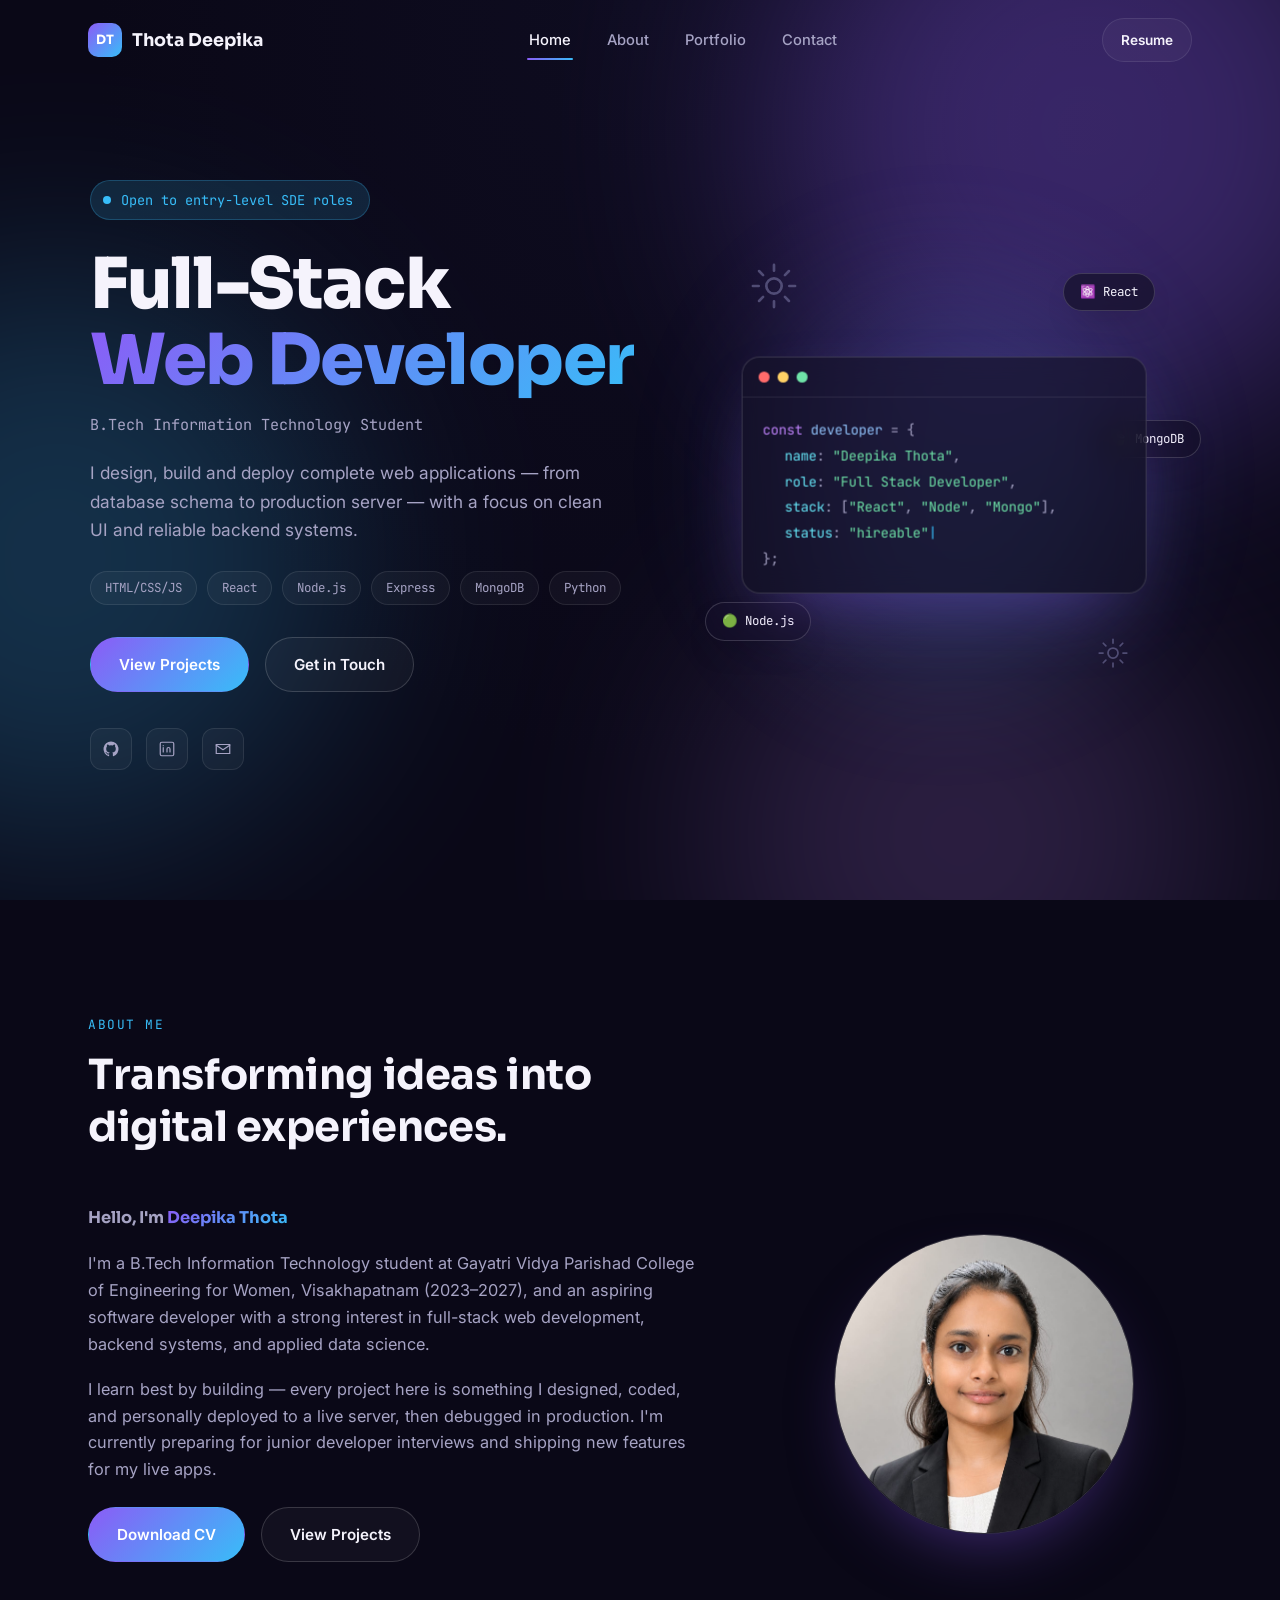
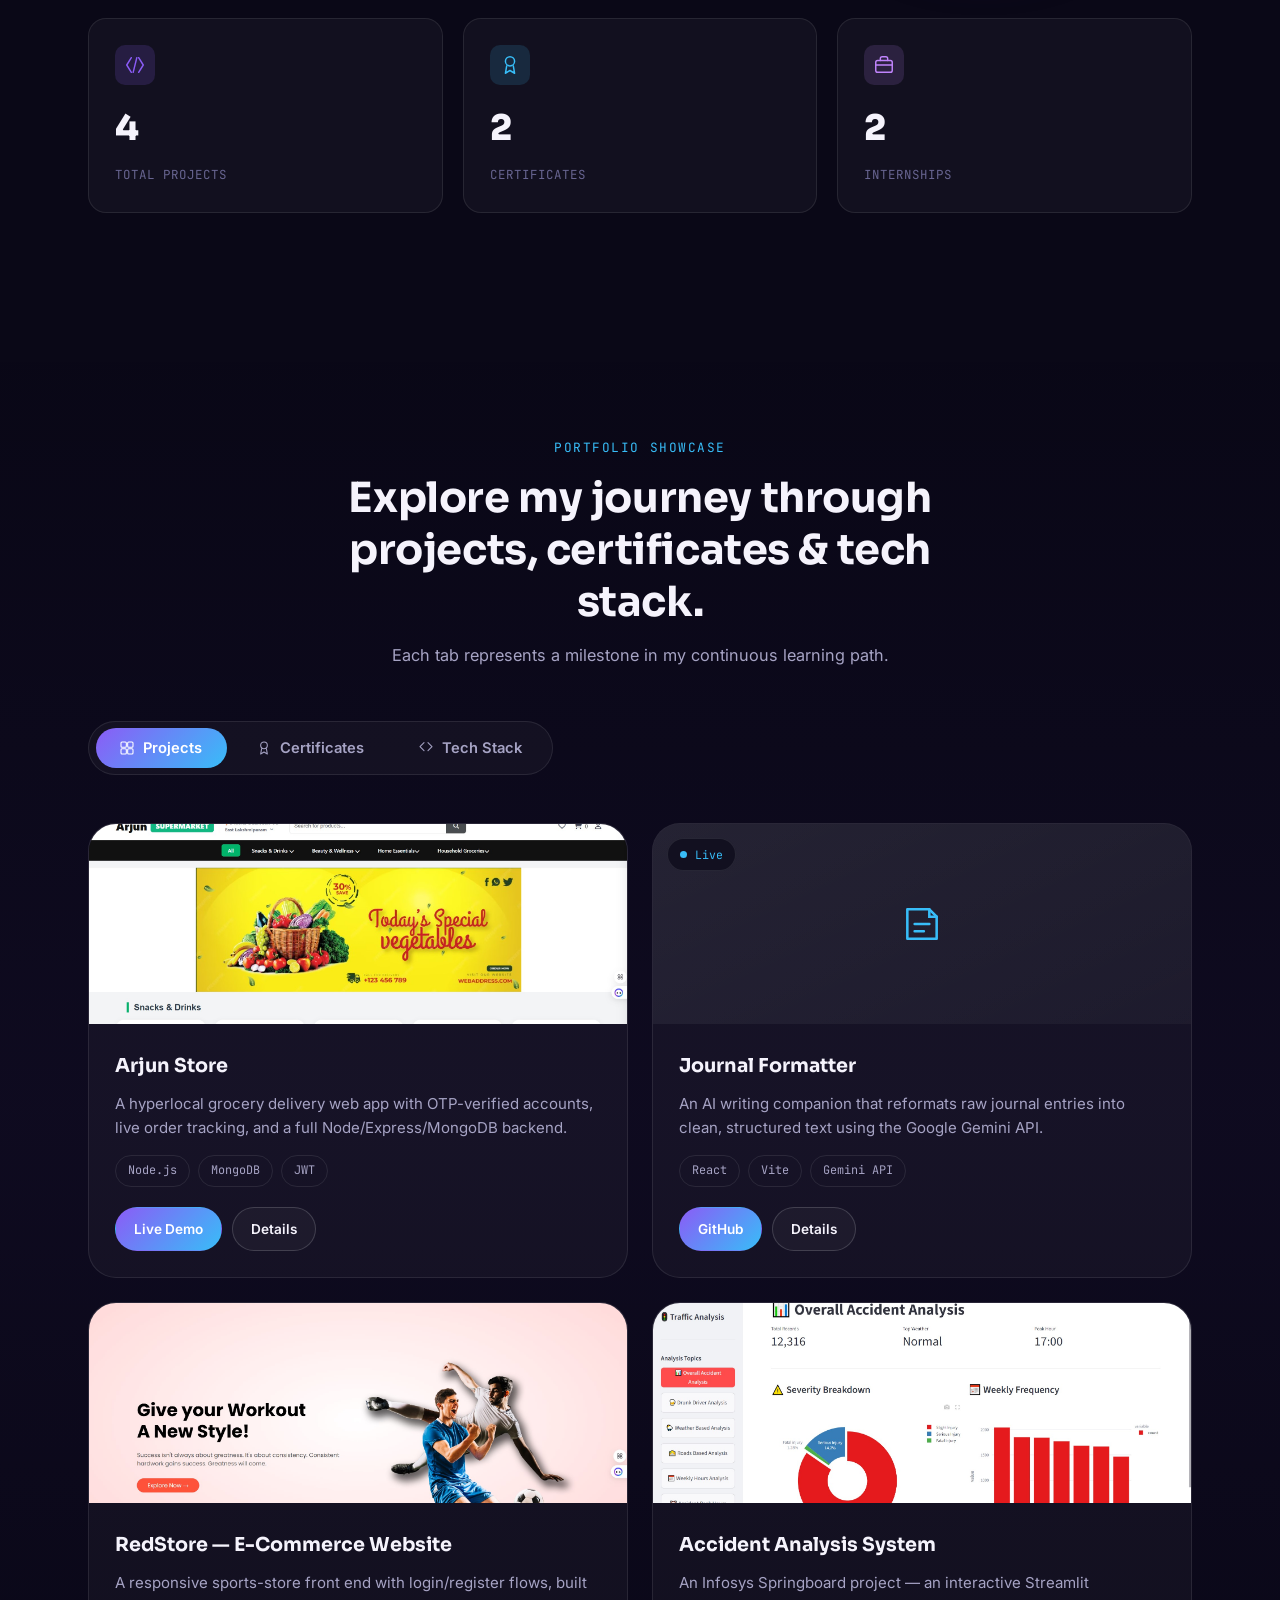
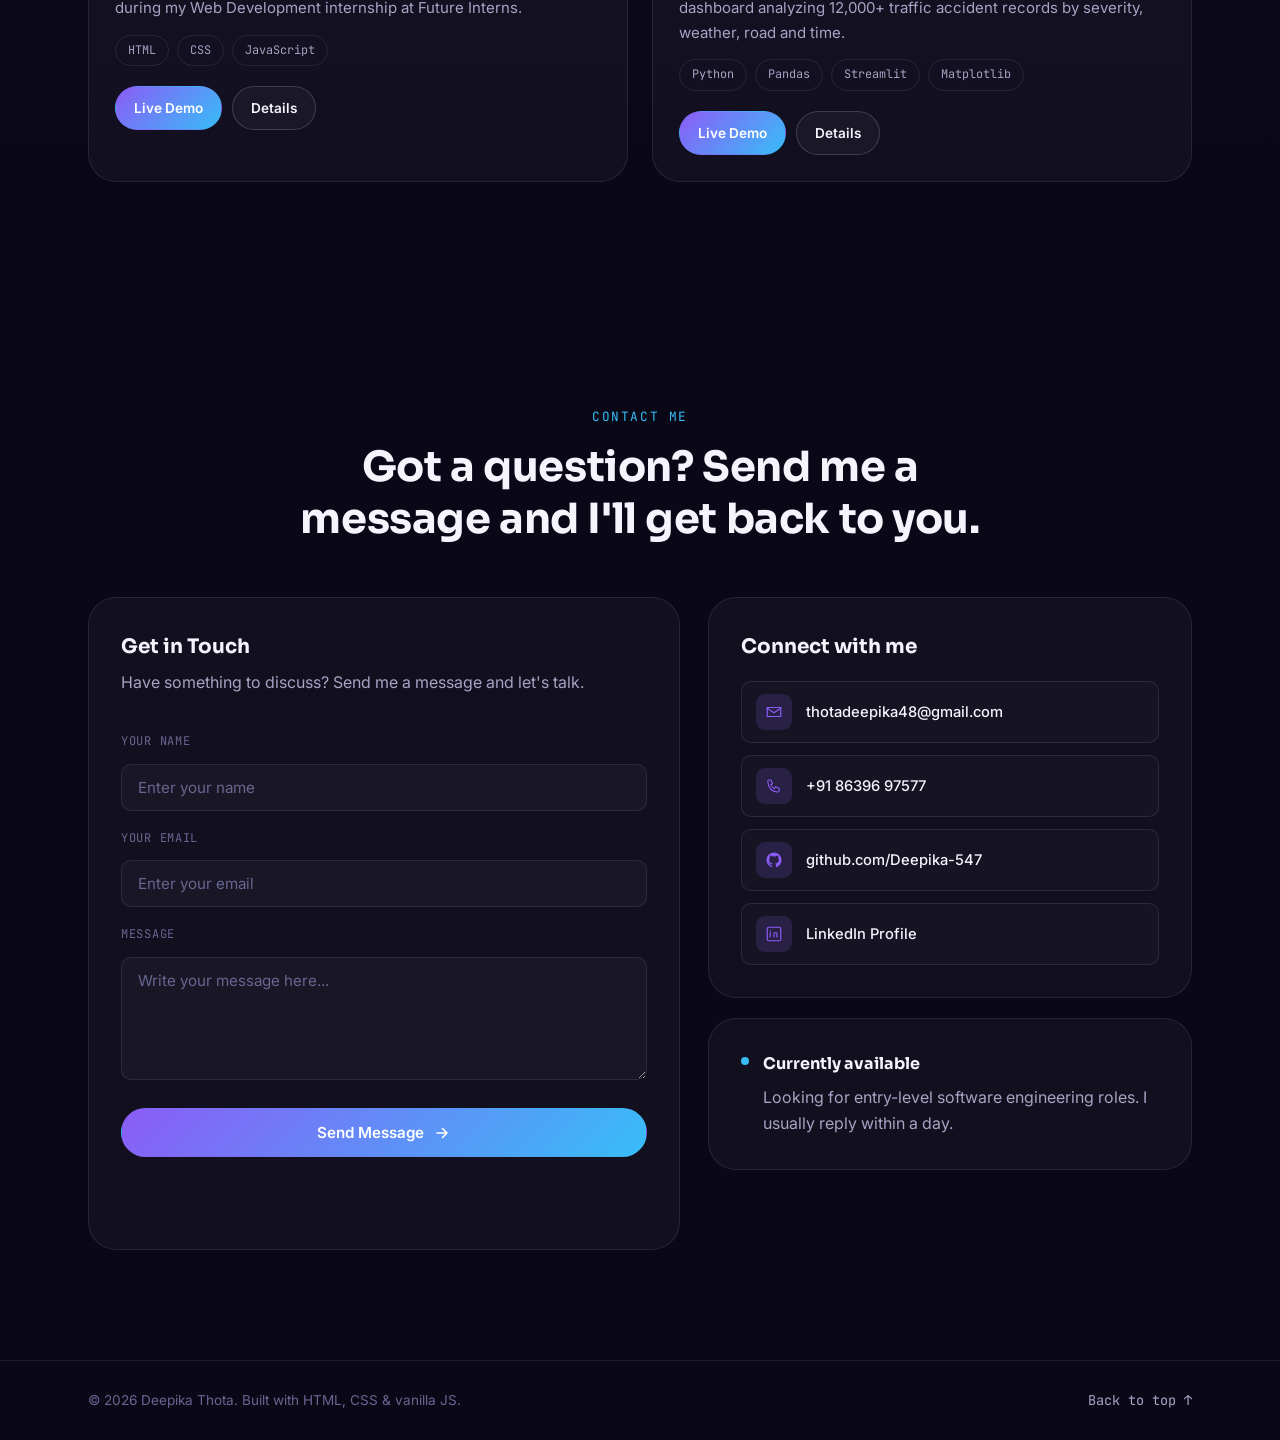
<file: portfolio-v2/index.html>
<!DOCTYPE html>
<html lang="en">
<head>
  <meta charset="UTF-8" />
  <meta name="viewport" content="width=device-width, initial-scale=1.0" />
  <title>Deepika Thota | Full Stack Developer Portfolio</title>
  <meta name="description" content="Portfolio of Deepika Thota — Full Stack Web Developer & B.Tech IT student. Projects, certificates, tech stack and contact." />

  <link rel="preconnect" href="https://fonts.googleapis.com">
  <link rel="preconnect" href="https://fonts.gstatic.com" crossorigin>
  <link href="https://fonts.googleapis.com/css2?family=JetBrains+Mono:wght@400;500;600&family=Inter:wght@400;500;600&family=Sora:wght@500;600;700;800&display=swap" rel="stylesheet">

  <link rel="stylesheet" href="style.css" />
</head>
<body>

  <!-- Ambient gradient background -->
  <div class="bg-orbs" aria-hidden="true">
    <div class="orb orb--1"></div>
    <div class="orb orb--2"></div>
    <div class="orb orb--3"></div>
  </div>

  <!-- Header -->
  <header class="site-header" id="siteHeader">
    <div class="nav-wrap">
      <a href="#home" class="logo">
        <span class="logo-badge">DT</span>
        <span class="logo-text">Thota Deepika</span>
      </a>

      <nav class="nav-links" id="navLinks">
        <a href="#home" class="nav-link" data-nav>Home</a>
        <a href="#about" class="nav-link" data-nav>About</a>
        <a href="#portfolio" class="nav-link" data-nav>Portfolio</a>
        <a href="#contact" class="nav-link" data-nav>Contact</a>
      </nav>

      <a href="THOTA_DEEPIKA.pdf" class="btn btn--ghost btn--sm" download>Resume</a>

      <button class="menu-toggle" id="menuToggle" aria-label="Toggle navigation" aria-expanded="false">
        <span></span><span></span><span></span>
      </button>
    </div>
  </header>

  <!-- Mobile nav -->
  <div class="mobile-nav" id="mobileNav">
    <a href="#home" class="mobile-link" data-nav>Home</a>
    <a href="#about" class="mobile-link" data-nav>About</a>
    <a href="#portfolio" class="mobile-link" data-nav>Portfolio</a>
    <a href="#contact" class="mobile-link" data-nav>Contact</a>
    <a href="THOTA_DEEPIKA.pdf" class="btn btn--primary" download style="margin-top:12px;">Download CV</a>
  </div>

  <main>
    <!-- HOME / HERO -->
    <section class="hero" id="home">
      <div class="container hero-grid">
        <div class="hero-copy">
          <p class="eyebrow reveal" data-reveal><span class="eyebrow-dot"></span> Open to entry-level SDE roles</p>

          <h1 class="hero-title reveal" data-reveal>
            Full-Stack<br/>
            <span class="text-gradient">Web Developer</span>
          </h1>

          <p class="hero-sub reveal" data-reveal>B.Tech Information Technology Student</p>

          <p class="hero-lede reveal" data-reveal>
            I design, build and deploy complete web applications — from database schema to
            production server — with a focus on clean UI and reliable backend systems.
          </p>

          <div class="hero-tags reveal" data-reveal>
            <span>HTML/CSS/JS</span><span>React</span><span>Node.js</span><span>Express</span><span>MongoDB</span><span>Python</span>
          </div>

          <div class="hero-actions reveal" data-reveal>
            <a href="#portfolio" class="btn btn--primary">View Projects</a>
            <a href="#contact" class="btn btn--outline">Get in Touch</a>
          </div>

          <div class="hero-socials reveal" data-reveal>
            <a href="https://github.com/Deepika-547" target="_blank" rel="noopener" aria-label="GitHub" class="social-icon">
              <svg width="18" height="18" viewBox="0 0 24 24" fill="none"><path d="M12 2a10 10 0 0 0-3.16 19.5c.5.1.68-.22.68-.48v-1.7c-2.78.6-3.37-1.34-3.37-1.34-.46-1.16-1.11-1.47-1.11-1.47-.9-.62.07-.6.07-.6 1 .07 1.53 1.03 1.53 1.03.89 1.52 2.34 1.08 2.91.83.09-.65.35-1.08.63-1.33-2.22-.25-4.56-1.11-4.56-4.93 0-1.09.39-1.98 1.03-2.68-.1-.25-.45-1.27.1-2.65 0 0 .84-.27 2.75 1.02a9.6 9.6 0 0 1 5 0c1.91-1.29 2.75-1.02 2.75-1.02.55 1.38.2 2.4.1 2.65.64.7 1.03 1.59 1.03 2.68 0 3.83-2.35 4.68-4.58 4.92.36.31.68.92.68 1.85v2.75c0 .26.18.58.69.48A10 10 0 0 0 12 2Z" fill="currentColor"/></svg>
            </a>
            <a href="https://www.linkedin.com/in/deepika-lakshmi-nageswari-thota-988166331/" target="_blank" rel="noopener" aria-label="LinkedIn" class="social-icon">
              <svg width="18" height="18" viewBox="0 0 24 24" fill="none"><rect x="3" y="3" width="18" height="18" rx="2" stroke="currentColor" stroke-width="1.6"/><path d="M7 10v6M7 7.5v.01M12 16v-4a2 2 0 0 1 4 0v4M12 12v4" stroke="currentColor" stroke-width="1.6" stroke-linecap="round"/></svg>
            </a>
            <a href="mailto:thotadeepika48@gmail.com" aria-label="Email" class="social-icon">
              <svg width="18" height="18" viewBox="0 0 24 24" fill="none"><path d="M3 6h18v12H3V6Z" stroke="currentColor" stroke-width="1.6"/><path d="m3 7 9 6 9-6" stroke="currentColor" stroke-width="1.6" stroke-linecap="round" stroke-linejoin="round"/></svg>
            </a>
          </div>
        </div>

        <div class="hero-visual reveal" data-reveal>
          <div class="illustration" id="illustration">
            <!-- Glow -->
            <div class="illustration-glow"></div>

            <!-- Floating tech chips -->
            <div class="float-chip float-chip--1">⚛️ React</div>
            <div class="float-chip float-chip--2">🟢 Node.js</div>
            <div class="float-chip float-chip--3">🍃 MongoDB</div>

            <!-- Main glass panel: code window -->
            <div class="code-window">
              <div class="code-window-bar">
                <span class="dot dot--red"></span>
                <span class="dot dot--yellow"></span>
                <span class="dot dot--green"></span>
              </div>
              <div class="code-window-body">
                <div class="code-line"><span class="tok-kw">const</span> <span class="tok-var">developer</span> = {</div>
                <div class="code-line indent"><span class="tok-prop">name</span>: <span class="tok-str">"Deepika Thota"</span>,</div>
                <div class="code-line indent"><span class="tok-prop">role</span>: <span class="tok-str">"Full Stack Developer"</span>,</div>
                <div class="code-line indent"><span class="tok-prop">stack</span>: [<span class="tok-str">"React"</span>, <span class="tok-str">"Node"</span>, <span class="tok-str">"Mongo"</span>],</div>
                <div class="code-line indent"><span class="tok-prop">status</span>: <span class="tok-str">"hireable"</span><span class="caret">|</span></div>
                <div class="code-line">};</div>
              </div>
            </div>

            <!-- Gear -->
            <svg class="gear gear--1" width="46" height="46" viewBox="0 0 24 24" fill="none">
              <path d="M12 8a4 4 0 1 0 0 8 4 4 0 0 0 0-8Z" stroke="currentColor" stroke-width="1.4"/>
              <path d="M12 1v3M12 20v3M1 12h3M20 12h3M4.2 4.2l2.1 2.1M17.7 17.7l2.1 2.1M4.2 19.8l2.1-2.1M17.7 6.3l2.1-2.1" stroke="currentColor" stroke-width="1.4" stroke-linecap="round"/>
            </svg>
            <svg class="gear gear--2" width="30" height="30" viewBox="0 0 24 24" fill="none">
              <path d="M12 8a4 4 0 1 0 0 8 4 4 0 0 0 0-8Z" stroke="currentColor" stroke-width="1.4"/>
              <path d="M12 1v3M12 20v3M1 12h3M20 12h3M4.2 4.2l2.1 2.1M17.7 17.7l2.1 2.1M4.2 19.8l2.1-2.1M17.7 6.3l2.1-2.1" stroke="currentColor" stroke-width="1.4" stroke-linecap="round"/>
            </svg>
          </div>
        </div>
      </div>
    </section>

    <!-- ABOUT -->
    <section class="section" id="about">
      <div class="container">
        <div class="section-head reveal" data-reveal>
          <span class="section-eyebrow">About Me</span>
          <h2 class="section-title">Transforming ideas into digital experiences.</h2>
        </div>

        <div class="about-grid">
          <div class="about-copy reveal" data-reveal>
            <p class="about-greeting">Hello, I'm <span class="text-gradient">Deepika Thota</span></p>
            <p>
              I'm a B.Tech Information Technology student at Gayatri Vidya Parishad College of
              Engineering for Women, Visakhapatnam (2023–2027), and an aspiring software developer
              with a strong interest in full-stack web development, backend systems, and applied
              data science.
            </p>
            <p>
              I learn best by building — every project here is something I designed, coded, and
              personally deployed to a live server, then debugged in production. I'm currently
              preparing for junior developer interviews and shipping new features for my live apps.
            </p>

            <div class="about-actions">
              <a href="THOTA_DEEPIKA.pdf" class="btn btn--primary" download>Download CV</a>
              <a href="#portfolio" class="btn btn--outline">View Projects</a>
            </div>
          </div>

          <div class="about-photo reveal" data-reveal>
            <div class="photo-frame">
              <img src="user.jpg" alt="Portrait of Deepika Thota" loading="lazy" />
            </div>
          </div>
        </div>

        <div class="stats-row reveal" data-reveal>
          <div class="stat-card">
            <span class="stat-icon" aria-hidden="true">
              <svg width="22" height="22" viewBox="0 0 24 24" fill="none"><path d="M8 4 3 12l5 8M16 4l5 8-5 8M14 4 10 20" stroke="currentColor" stroke-width="1.6" stroke-linecap="round" stroke-linejoin="round"/></svg>
            </span>
            <span class="stat-number" data-count="4">0</span>
            <span class="stat-label">Total Projects</span>
          </div>
          <div class="stat-card">
            <span class="stat-icon" aria-hidden="true">
              <svg width="22" height="22" viewBox="0 0 24 24" fill="none"><circle cx="12" cy="8" r="5" stroke="currentColor" stroke-width="1.6"/><path d="M8.5 12.5 7 21l5-3 5 3-1.5-8.5" stroke="currentColor" stroke-width="1.6" stroke-linejoin="round"/></svg>
            </span>
            <span class="stat-number" data-count="2">0</span>
            <span class="stat-label">Certificates</span>
          </div>
          <div class="stat-card">
            <span class="stat-icon" aria-hidden="true">
              <svg width="22" height="22" viewBox="0 0 24 24" fill="none"><rect x="3" y="7" width="18" height="13" rx="2" stroke="currentColor" stroke-width="1.6"/><path d="M8 7V5a2 2 0 0 1 2-2h4a2 2 0 0 1 2 2v2M3 12h18" stroke="currentColor" stroke-width="1.6" stroke-linecap="round"/></svg>
            </span>
            <span class="stat-number" data-count="2">0</span>
            <span class="stat-label">Internships</span>
          </div>
        </div>
      </div>
    </section>

    <!-- PORTFOLIO SHOWCASE -->
    <section class="section section--alt" id="portfolio">
      <div class="container">
        <div class="section-head section-head--center reveal" data-reveal>
          <span class="section-eyebrow">Portfolio Showcase</span>
          <h2 class="section-title">Explore my journey through projects, certificates &amp; tech stack.</h2>
          <p class="section-sub">Each tab represents a milestone in my continuous learning path.</p>
        </div>

        <!-- Tabs -->
        <div class="tabs reveal" data-reveal>
          <button class="tab active" data-tab="projects">
            <svg width="16" height="16" viewBox="0 0 24 24" fill="none"><rect x="3" y="3" width="8" height="8" rx="1.5" stroke="currentColor" stroke-width="1.6"/><rect x="13" y="3" width="8" height="8" rx="1.5" stroke="currentColor" stroke-width="1.6"/><rect x="3" y="13" width="8" height="8" rx="1.5" stroke="currentColor" stroke-width="1.6"/><rect x="13" y="13" width="8" height="8" rx="1.5" stroke="currentColor" stroke-width="1.6"/></svg>
            Projects
          </button>
          <button class="tab" data-tab="certificates">
            <svg width="16" height="16" viewBox="0 0 24 24" fill="none"><circle cx="12" cy="8" r="5" stroke="currentColor" stroke-width="1.6"/><path d="M8.5 12.5 7 21l5-3 5 3-1.5-8.5" stroke="currentColor" stroke-width="1.6" stroke-linejoin="round"/></svg>
            Certificates
          </button>
          <button class="tab" data-tab="techstack">
            <svg width="16" height="16" viewBox="0 0 24 24" fill="none"><path d="M9 4 3 10l6 6M15 4l6 6-6 6" stroke="currentColor" stroke-width="1.6" stroke-linecap="round" stroke-linejoin="round"/></svg>
            Tech Stack
          </button>
          <span class="tab-indicator" id="tabIndicator"></span>
        </div>

        <!-- Projects panel -->
        <div class="tab-panel active" id="panel-projects">
          <div class="cards-grid">

            <article class="proj-card reveal" data-reveal>
              <div class="proj-media">
                <img src="web.jpg" alt="Arjun store| Online grocery store" loading="lazy" />
              </div>
              <div class="proj-body">
                <h3>Arjun Store</h3>
                <p>A hyperlocal grocery delivery web app with OTP-verified accounts, live order tracking, and a full Node/Express/MongoDB backend.</p>
                <div class="proj-tags">
                  <span>Node.js</span><span>MongoDB</span><span>JWT</span>
                </div>
                <div class="proj-links">
                  <a href="https://arjun-store.onrender.com" target="_blank" rel="noopener" class="btn btn--primary btn--sm">Live Demo</a>
                  <a href="arjun-store.html" class="btn btn--outline btn--sm">Details</a>
                </div>
              </div>
            </article>

            <article class="proj-card reveal" data-reveal>
              <div class="proj-media proj-media--icon">
                <svg width="44" height="44" viewBox="0 0 24 24" fill="none"><path d="M4 4h12l4 4v12H4V4Z" stroke="currentColor" stroke-width="1.4" stroke-linejoin="round"/><path d="M16 4v4h4M8 12h8M8 16h5" stroke="currentColor" stroke-width="1.4" stroke-linecap="round"/></svg>
                <span class="proj-badge"><span class="pulse"></span> Live</span>
              </div>
              <div class="proj-body">
                <h3>Journal Formatter</h3>
                <p>An AI writing companion that reformats raw journal entries into clean, structured text using the Google Gemini API.</p>
                <div class="proj-tags">
                  <span>React</span><span>Vite</span><span>Gemini API</span>
                </div>
                <div class="proj-links">
                  <a href="https://github.com/Deepika-547/Journal-formatter" target="_blank" rel="noopener" class="btn btn--primary btn--sm">GitHub</a>
                  <a href="journal-formatter.html" class="btn btn--outline btn--sm">Details</a>
                </div>
              </div>
            </article>

            <article class="proj-card reveal" data-reveal>
              <div class="proj-media">
                <img src="redstore.jpg" alt="RedStore e-commerce website preview" loading="lazy" />
              </div>
              <div class="proj-body">
                <h3>RedStore — E-Commerce Website</h3>
                <p>A responsive sports-store front end with login/register flows, built during my Web Development internship at Future Interns.</p>
                <div class="proj-tags">
                  <span>HTML</span><span>CSS</span><span>JavaScript</span>
                </div>
                <div class="proj-links">
                  <a href="https://deepika-547.github.io/E-commerce-website/index.html" target="_blank" rel="noopener" class="btn btn--primary btn--sm">Live Demo</a>
                  <a href="ecommerce.html" class="btn btn--outline btn--sm">Details</a>
                </div>
              </div>
            </article>

            <article class="proj-card reveal" data-reveal>
              <div class="proj-media">
                <img src="overall.jpg" alt="Accident Analysis System dashboard preview" loading="lazy" />
              </div>
              <div class="proj-body">
                <h3>Accident Analysis System</h3>
                <p>An Infosys Springboard project — an interactive Streamlit dashboard analyzing 12,000+ traffic accident records by severity, weather, road and time.</p>
                <div class="proj-tags">
                  <span>Python</span><span>Pandas</span><span>Streamlit</span><span>Matplotlib</span>
                </div>
                <div class="proj-links">
                  <a href="https://accident-analysis-system-kbsu8but2bcuktr3gekxkt.streamlit.app/" target="_blank" rel="noopener" class="btn btn--primary btn--sm">Live Demo</a>
                  <a href="data-science.html" class="btn btn--outline btn--sm">Details</a>
                </div>
              </div>
            </article>

          </div>
        </div>

        <!-- Certificates panel -->
        <div class="tab-panel" id="panel-certificates">
          <div class="cards-grid cards-grid--certs">

            <article class="cert-card reveal" data-reveal>
              <div class="cert-icon">
                <svg width="28" height="28" viewBox="0 0 24 24" fill="none"><circle cx="12" cy="8" r="5" stroke="currentColor" stroke-width="1.6"/><path d="M8.5 12.5 7 21l5-3 5 3-1.5-8.5" stroke="currentColor" stroke-width="1.6" stroke-linejoin="round"/></svg>
              </div>
              <div class="cert-body">
                <span class="proj-kicker">2025</span>
                <h3>Future Interns — Web Development</h3>
                <p>Worked on real-world web projects, strengthening problem-solving and front-end development skills using HTML, CSS &amp; JavaScript.</p>
                <a href="future_interns.jpeg" target="_blank" rel="noopener" class="btn btn--outline btn--sm">View Certificate</a>
              </div>
            </article>

            <article class="cert-card reveal" data-reveal>
              <div class="cert-icon">
                <svg width="28" height="28" viewBox="0 0 24 24" fill="none"><circle cx="12" cy="8" r="5" stroke="currentColor" stroke-width="1.6"/><path d="M8.5 12.5 7 21l5-3 5 3-1.5-8.5" stroke="currentColor" stroke-width="1.6" stroke-linejoin="round"/></svg>
              </div>
              <div class="cert-body">
                <span class="proj-kicker">2025</span>
                <h3>Infosys Springboard — Data Science with Python</h3>
                <p>AICTE-affiliated program covering data analysis, preprocessing and visualization using Pandas, NumPy &amp; Matplotlib.</p>
                <a href="internshipclg.jpeg" target="_blank" rel="noopener" class="btn btn--outline btn--sm">View Certificate</a>
              </div>
            </article>

          </div>
        </div>

        <!-- Tech stack panel -->
        <div class="tab-panel" id="panel-techstack">
          <div class="tech-grid">
            <div class="tech-chip reveal" data-reveal><span class="tech-icon tech-icon--html">5</span>HTML5</div>
            <div class="tech-chip reveal" data-reveal><span class="tech-icon tech-icon--css">3</span>CSS3</div>
            <div class="tech-chip reveal" data-reveal><span class="tech-icon tech-icon--js">JS</span>JavaScript</div>
            <div class="tech-chip reveal" data-reveal><span class="tech-icon tech-icon--react">⚛</span>React</div>
            <div class="tech-chip reveal" data-reveal><span class="tech-icon tech-icon--vite">V</span>Vite</div>
            <div class="tech-chip reveal" data-reveal><span class="tech-icon tech-icon--node">N</span>Node.js</div>
            <div class="tech-chip reveal" data-reveal><span class="tech-icon tech-icon--express">Ex</span>Express.js</div>
            <div class="tech-chip reveal" data-reveal><span class="tech-icon tech-icon--mongo">M</span>MongoDB</div>
            <div class="tech-chip reveal" data-reveal><span class="tech-icon tech-icon--python">Py</span>Python</div>
            <div class="tech-chip reveal" data-reveal><span class="tech-icon tech-icon--pandas">Pd</span>Pandas</div>
            <div class="tech-chip reveal" data-reveal><span class="tech-icon tech-icon--numpy">Np</span>NumPy</div>
            <div class="tech-chip reveal" data-reveal><span class="tech-icon tech-icon--plot">Pl</span>Matplotlib</div>
            <div class="tech-chip reveal" data-reveal><span class="tech-icon tech-icon--figma">Fg</span>Figma</div>
            <div class="tech-chip reveal" data-reveal><span class="tech-icon tech-icon--git">Gt</span>Git &amp; GitHub</div>
            <div class="tech-chip reveal" data-reveal><span class="tech-icon tech-icon--render">Rn</span>Render</div>
          </div>
        </div>
      </div>
    </section>

    <!-- CONTACT -->
    <section class="section" id="contact">
      <div class="container">
        <div class="section-head section-head--center reveal" data-reveal>
          <span class="section-eyebrow">Contact Me</span>
          <h2 class="section-title">Got a question? Send me a message and I'll get back to you.</h2>
        </div>

        <div class="contact-grid">
          <div class="contact-form-card reveal" data-reveal>
            <h3>Get in Touch</h3>
            <p class="muted">Have something to discuss? Send me a message and let's talk.</p>

            <!-- Connected to the same Formspree endpoint as the previous site -->
            <form id="contactForm" class="contact-form" action="https://formspree.io/f/meelqlgw" method="POST">
              <label for="cf-name">Your Name</label>
              <input type="text" id="cf-name" name="name" placeholder="Enter your name" required />

              <label for="cf-email">Your Email</label>
              <input type="email" id="cf-email" name="email" placeholder="Enter your email" required />

              <label for="cf-message">Message</label>
              <textarea id="cf-message" name="message" rows="5" placeholder="Write your message here..." required></textarea>

              <input type="hidden" name="_subject" value="New message from portfolio site" />

              <button type="submit" class="btn btn--primary btn--block">
                <span>Send Message</span>
                <svg width="16" height="16" viewBox="0 0 16 16" fill="none"><path d="M3 8H13M13 8L8.5 3.5M13 8L8.5 12.5" stroke="currentColor" stroke-width="1.6" stroke-linecap="round" stroke-linejoin="round"/></svg>
              </button>

              <p id="formStatus" class="form-status" role="status"></p>
            </form>
          </div>

          <div class="contact-side reveal" data-reveal>
            <div class="connect-card">
              <h3>Connect with me</h3>
              <a href="mailto:thotadeepika48@gmail.com" class="connect-link">
                <span class="contact-card-icon"><svg width="18" height="18" viewBox="0 0 24 24" fill="none"><path d="M3 6h18v12H3V6Z" stroke="currentColor" stroke-width="1.6"/><path d="m3 7 9 6 9-6" stroke="currentColor" stroke-width="1.6" stroke-linecap="round" stroke-linejoin="round"/></svg></span>
                <span>thotadeepika48@gmail.com</span>
              </a>
              <a href="tel:+918639697577" class="connect-link">
                <span class="contact-card-icon"><svg width="18" height="18" viewBox="0 0 24 24" fill="none"><path d="M5 4h3l2 5-2.5 1.5a11 11 0 0 0 5 5L14 13l5 2v3a2 2 0 0 1-2 2C9.5 20 4 14.5 4 7a2 2 0 0 1 1-3Z" stroke="currentColor" stroke-width="1.5" stroke-linejoin="round"/></svg></span>
                <span>+91 86396 97577</span>
              </a>
              <a href="https://github.com/Deepika-547" target="_blank" rel="noopener" class="connect-link">
                <span class="contact-card-icon"><svg width="18" height="18" viewBox="0 0 24 24" fill="none"><path d="M12 2a10 10 0 0 0-3.16 19.5c.5.1.68-.22.68-.48v-1.7c-2.78.6-3.37-1.34-3.37-1.34-.46-1.16-1.11-1.47-1.11-1.47-.9-.62.07-.6.07-.6 1 .07 1.53 1.03 1.53 1.03.89 1.52 2.34 1.08 2.91.83.09-.65.35-1.08.63-1.33-2.22-.25-4.56-1.11-4.56-4.93 0-1.09.39-1.98 1.03-2.68-.1-.25-.45-1.27.1-2.65 0 0 .84-.27 2.75 1.02a9.6 9.6 0 0 1 5 0c1.91-1.29 2.75-1.02 2.75-1.02.55 1.38.2 2.4.1 2.65.64.7 1.03 1.59 1.03 2.68 0 3.83-2.35 4.68-4.58 4.92.36.31.68.92.68 1.85v2.75c0 .26.18.58.69.48A10 10 0 0 0 12 2Z" fill="currentColor"/></svg></span>
                <span>github.com/Deepika-547</span>
              </a>
              <a href="https://www.linkedin.com/in/deepika-lakshmi-nageswari-thota-988166331/" target="_blank" rel="noopener" class="connect-link">
                <span class="contact-card-icon"><svg width="18" height="18" viewBox="0 0 24 24" fill="none"><rect x="3" y="3" width="18" height="18" rx="2" stroke="currentColor" stroke-width="1.6"/><path d="M7 10v6M7 7.5v.01M12 16v-4a2 2 0 0 1 4 0v4M12 12v4" stroke="currentColor" stroke-width="1.6" stroke-linecap="round"/></svg></span>
                <span>LinkedIn Profile</span>
              </a>
            </div>

            <div class="availability-card">
              <span class="eyebrow-dot"></span>
              <div>
                <h4>Currently available</h4>
                <p class="muted">Looking for entry-level software engineering roles. I usually reply within a day.</p>
              </div>
            </div>
          </div>
        </div>
      </div>
    </section>
  </main>

  <footer class="site-footer">
    <div class="container footer-inner">
      <span>© <span id="year"></span> Deepika Thota. Built with HTML, CSS &amp; vanilla JS.</span>
      <a href="#home" class="footer-top">Back to top ↑</a>
    </div>
  </footer>

  <script src="script.js"></script>
</body>
</html>
</file>
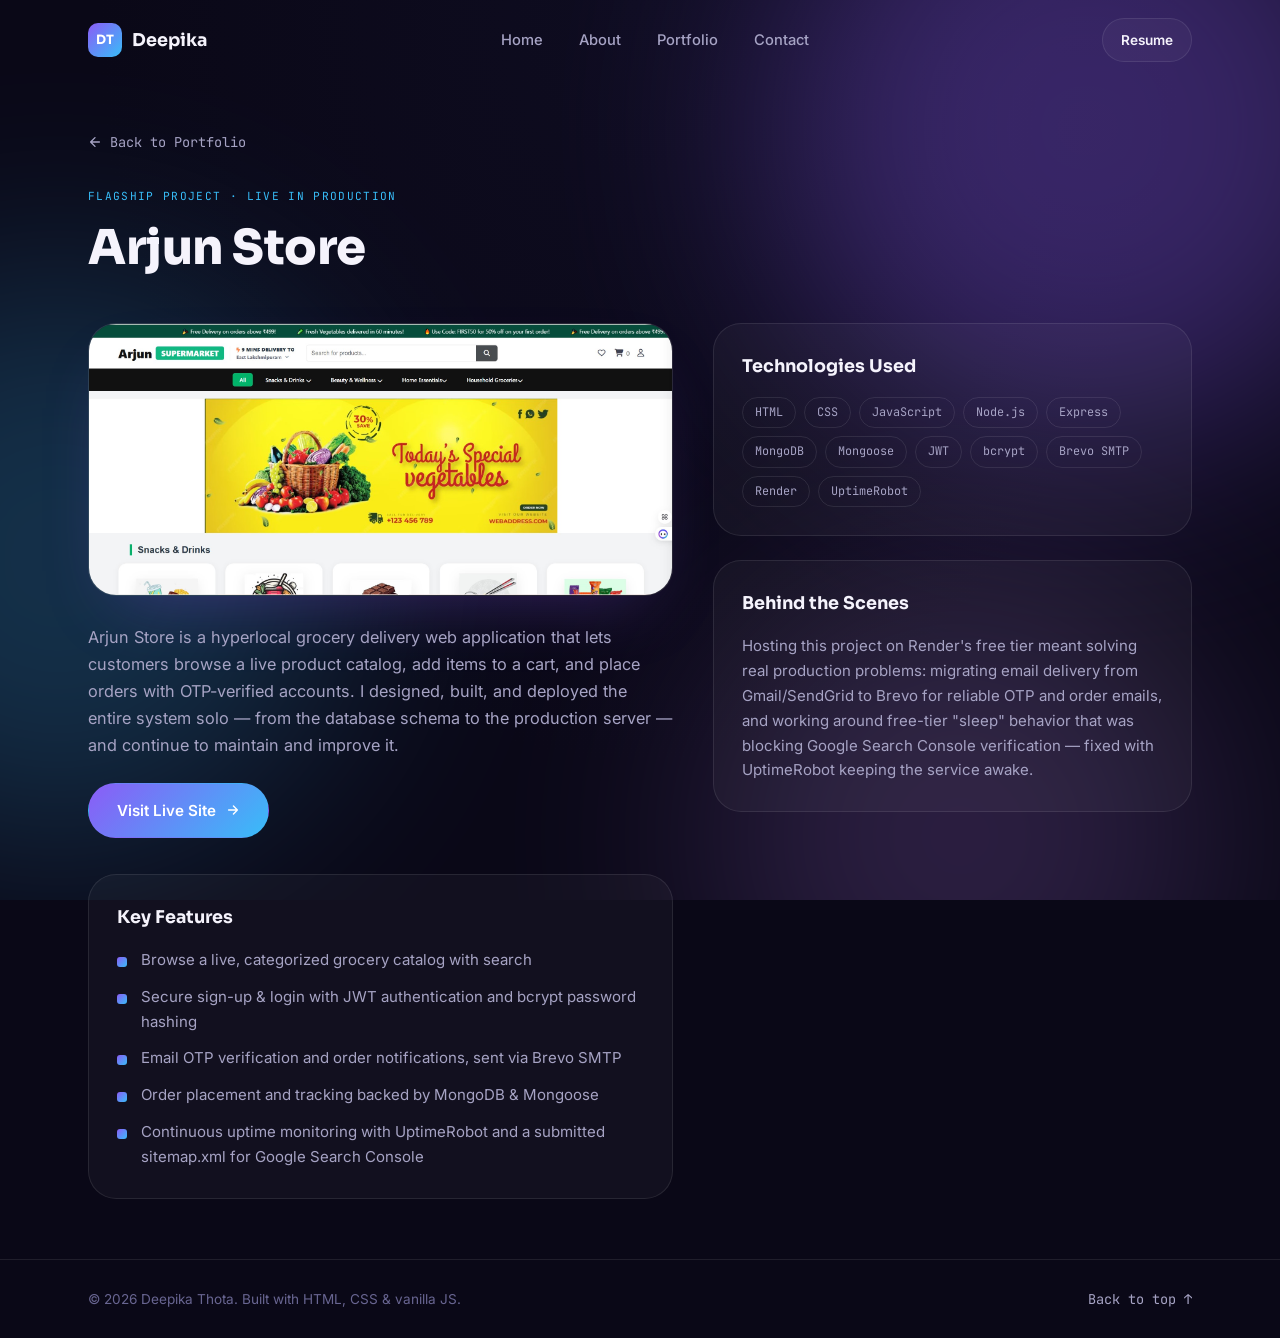
<file: arjun-store.html>
<!DOCTYPE html>
<html lang="en">
<head>
  <meta charset="UTF-8" />
  <meta name="viewport" content="width=device-width, initial-scale=1.0" />
  <title>Arjun Store | Deepika Thota</title>
  <meta name="description" content="Arjun Store — a hyperlocal grocery delivery web app built and deployed by Deepika Thota." />

  <link rel="preconnect" href="https://fonts.googleapis.com">
  <link rel="preconnect" href="https://fonts.gstatic.com" crossorigin>
  <link href="https://fonts.googleapis.com/css2?family=JetBrains+Mono:wght@400;500;600&family=Inter:wght@400;500;600&family=Sora:wght@500;600;700;800&display=swap" rel="stylesheet">

  <link rel="stylesheet" href="style.css" />
</head>
<body>

  <div class="bg-orbs" aria-hidden="true">
    <div class="orb orb--1"></div>
    <div class="orb orb--2"></div>
    <div class="orb orb--3"></div>
  </div>

  <header class="site-header" id="siteHeader">
    <div class="nav-wrap">
      <a href="index.html#home" class="logo">
        <span class="logo-badge">DT</span>
        <span class="logo-text">Deepika</span>
      </a>

      <nav class="nav-links" id="navLinks">
        <a href="index.html#home" class="nav-link">Home</a>
        <a href="index.html#about" class="nav-link">About</a>
        <a href="index.html#portfolio" class="nav-link">Portfolio</a>
        <a href="index.html#contact" class="nav-link">Contact</a>
      </nav>

      <a href="THOTA_DEEPIKA.pdf" class="btn btn--ghost btn--sm" download>Resume</a>

      <button class="menu-toggle" id="menuToggle" aria-label="Toggle navigation" aria-expanded="false">
        <span></span><span></span><span></span>
      </button>
    </div>
  </header>

  <div class="mobile-nav" id="mobileNav">
    <a href="index.html#home" class="mobile-link">Home</a>
    <a href="index.html#about" class="mobile-link">About</a>
    <a href="index.html#portfolio" class="mobile-link">Portfolio</a>
    <a href="index.html#contact" class="mobile-link">Contact</a>
  </div>

  <main>
    <section class="section project-hero">
      <div class="container">
        <a href="index.html#portfolio" class="back-link">
          <svg width="14" height="14" viewBox="0 0 16 16" fill="none"><path d="M13 8H3M3 8l5-5M3 8l5 5" stroke="currentColor" stroke-width="1.6" stroke-linecap="round" stroke-linejoin="round"/></svg>
          Back to Portfolio
        </a>

        <div class="project-detail-head">
          <div>
            <span class="proj-kicker">Flagship project · Live in production</span>
            <h1>Arjun Store</h1>
          </div>
        </div>

        <div class="project-detail-grid">
          <div>
            <div class="project-media-large">
              <img src="web.jpg" alt="Arjun Store grocery delivery web app screenshot" loading="lazy" />
            </div>

            <p class="project-desc" style="margin-top:28px;">
              Arjun Store is a hyperlocal grocery delivery web application that lets customers
              browse a live product catalog, add items to a cart, and place orders with
              OTP-verified accounts. I designed, built, and deployed the entire system solo —
              from the database schema to the production server — and continue to maintain and
              improve it.
            </p>

            <div class="project-detail-links">
              <a href="https://arjun-store.onrender.com" target="_blank" rel="noopener" class="btn btn--primary">
                <span>Visit Live Site</span>
                <svg width="14" height="14" viewBox="0 0 16 16" fill="none"><path d="M3 8H13M13 8L8.5 3.5M13 8L8.5 12.5" stroke="currentColor" stroke-width="1.6" stroke-linecap="round" stroke-linejoin="round"/></svg>
              </a>
            </div>

            <div class="detail-card">
              <h2>Key Features</h2>
              <ul class="feature-list">
                <li>Browse a live, categorized grocery catalog with search</li>
                <li>Secure sign-up &amp; login with JWT authentication and bcrypt password hashing</li>
                <li>Email OTP verification and order notifications, sent via Brevo SMTP</li>
                <li>Order placement and tracking backed by MongoDB &amp; Mongoose</li>
                <li>Continuous uptime monitoring with UptimeRobot and a submitted sitemap.xml for Google Search Console</li>
              </ul>
            </div>
          </div>

          <div class="project-side">
            <div class="detail-card">
              <h2>Technologies Used</h2>
              <div class="project-stack">
                <span>HTML</span><span>CSS</span><span>JavaScript</span><span>Node.js</span><span>Express</span><span>MongoDB</span><span>Mongoose</span><span>JWT</span><span>bcrypt</span><span>Brevo SMTP</span><span>Render</span><span>UptimeRobot</span>
              </div>
            </div>

            <div class="detail-card">
              <h2>Behind the Scenes</h2>
              <p class="muted" style="font-size:0.94rem;">
                Hosting this project on Render's free tier meant solving real production problems:
                migrating email delivery from Gmail/SendGrid to Brevo for reliable OTP and order
                emails, and working around free-tier "sleep" behavior that was blocking Google
                Search Console verification — fixed with UptimeRobot keeping the service awake.
              </p>
            </div>
          </div>
        </div>
      </div>
    </section>
  </main>

  <footer class="site-footer">
    <div class="container footer-inner">
      <span>© <span id="year"></span> Deepika Thota. Built with HTML, CSS &amp; vanilla JS.</span>
      <a href="index.html#home" class="footer-top">Back to top ↑</a>
    </div>
  </footer>

  <script src="script.js"></script>
</body>
</html>
</file>
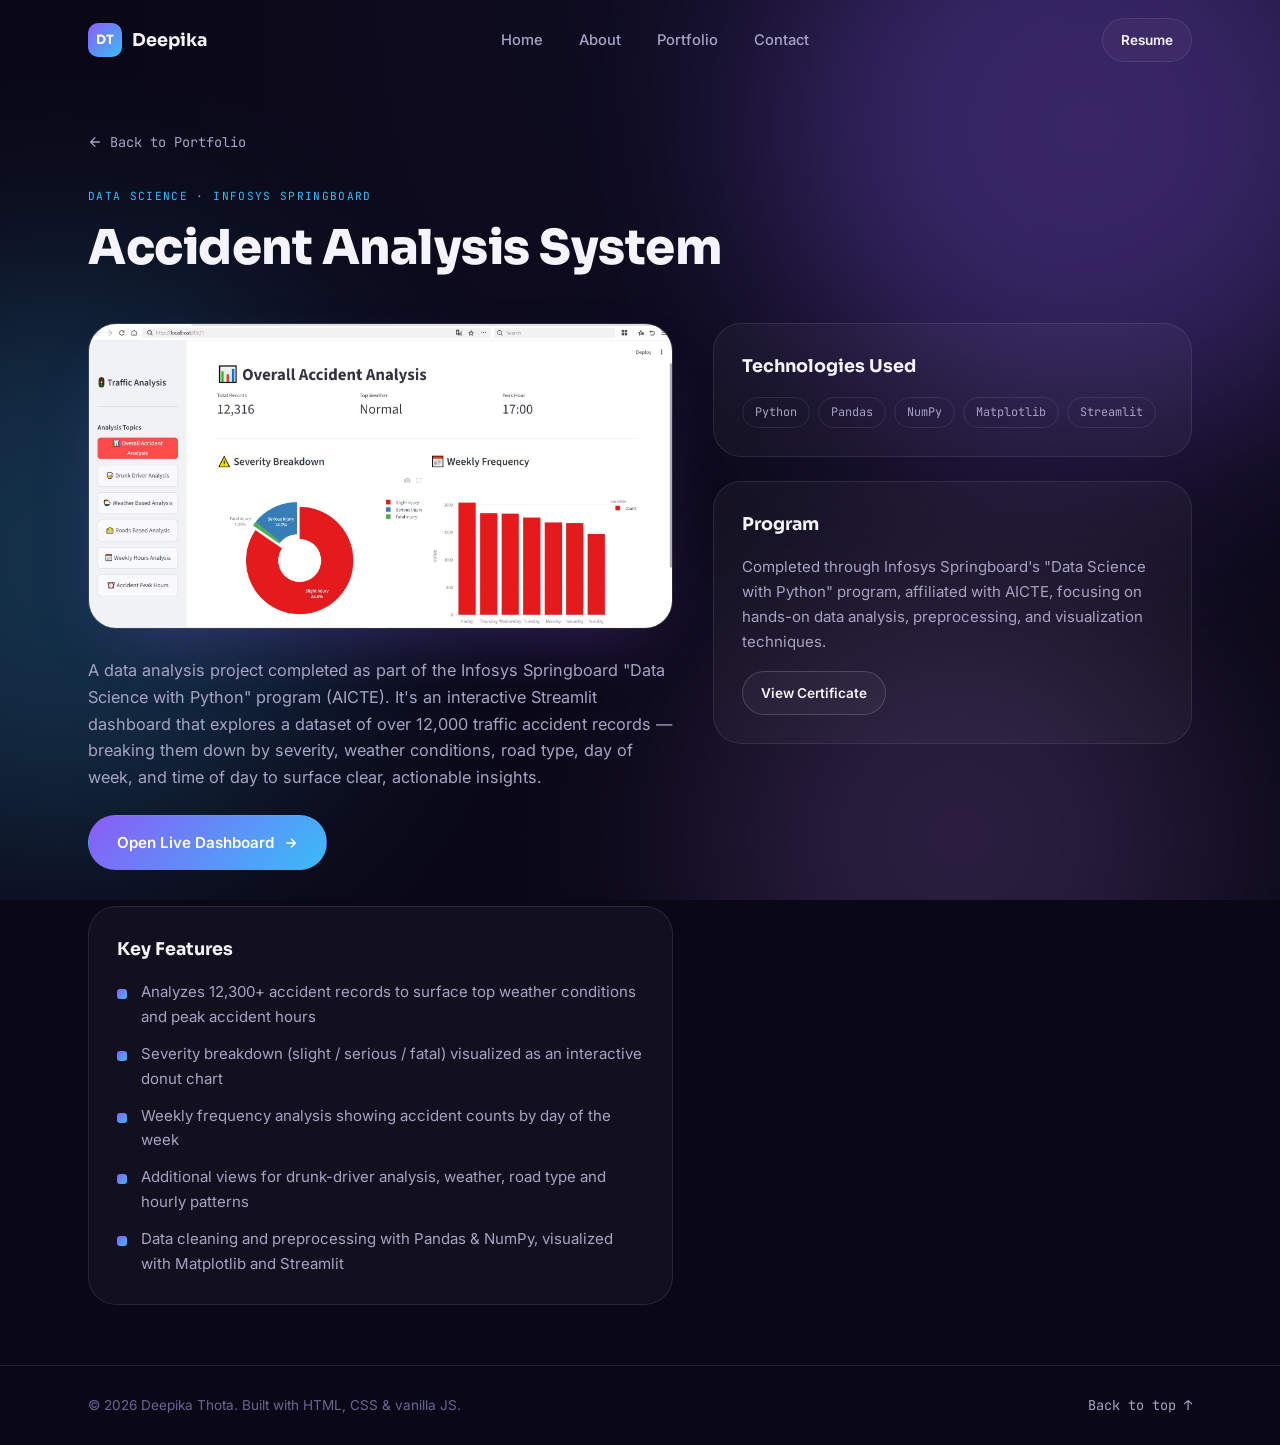
<file: data-science.html>
<!DOCTYPE html>
<html lang="en">
<head>
  <meta charset="UTF-8" />
  <meta name="viewport" content="width=device-width, initial-scale=1.0" />
  <title>Accident Analysis System | Deepika Thota</title>
  <meta name="description" content="Accident Analysis System — a Streamlit traffic-accident analytics dashboard built by Deepika Thota." />

  <link rel="preconnect" href="https://fonts.googleapis.com">
  <link rel="preconnect" href="https://fonts.gstatic.com" crossorigin>
  <link href="https://fonts.googleapis.com/css2?family=JetBrains+Mono:wght@400;500;600&family=Inter:wght@400;500;600&family=Sora:wght@500;600;700;800&display=swap" rel="stylesheet">

  <link rel="stylesheet" href="style.css" />
</head>
<body>

  <div class="bg-orbs" aria-hidden="true">
    <div class="orb orb--1"></div>
    <div class="orb orb--2"></div>
    <div class="orb orb--3"></div>
  </div>

  <header class="site-header" id="siteHeader">
    <div class="nav-wrap">
      <a href="index.html#home" class="logo">
        <span class="logo-badge">DT</span>
        <span class="logo-text">Deepika</span>
      </a>

      <nav class="nav-links" id="navLinks">
        <a href="index.html#home" class="nav-link">Home</a>
        <a href="index.html#about" class="nav-link">About</a>
        <a href="index.html#portfolio" class="nav-link">Portfolio</a>
        <a href="index.html#contact" class="nav-link">Contact</a>
      </nav>

      <a href="THOTA_DEEPIKA.pdf" class="btn btn--ghost btn--sm" download>Resume</a>

      <button class="menu-toggle" id="menuToggle" aria-label="Toggle navigation" aria-expanded="false">
        <span></span><span></span><span></span>
      </button>
    </div>
  </header>

  <div class="mobile-nav" id="mobileNav">
    <a href="index.html#home" class="mobile-link">Home</a>
    <a href="index.html#about" class="mobile-link">About</a>
    <a href="index.html#portfolio" class="mobile-link">Portfolio</a>
    <a href="index.html#contact" class="mobile-link">Contact</a>
  </div>

  <main>
    <section class="section project-hero">
      <div class="container">
        <a href="index.html#portfolio" class="back-link">
          <svg width="14" height="14" viewBox="0 0 16 16" fill="none"><path d="M13 8H3M3 8l5-5M3 8l5 5" stroke="currentColor" stroke-width="1.6" stroke-linecap="round" stroke-linejoin="round"/></svg>
          Back to Portfolio
        </a>

        <div class="project-detail-head">
          <div>
            <span class="proj-kicker">Data science · Infosys Springboard</span>
            <h1>Accident Analysis System</h1>
          </div>
        </div>

        <div class="project-detail-grid">
          <div>
            <div class="project-media-large">
              <img src="overall.jpg" alt="Accident Analysis System dashboard screenshot showing severity breakdown and weekly frequency charts" loading="lazy" />
            </div>

            <p class="project-desc" style="margin-top:28px;">
              A data analysis project completed as part of the Infosys Springboard "Data Science
              with Python" program (AICTE). It's an interactive Streamlit dashboard that explores
              a dataset of over 12,000 traffic accident records — breaking them down by severity,
              weather conditions, road type, day of week, and time of day to surface clear,
              actionable insights.
            </p>

            <div class="project-detail-links">
              <a href="https://accident-analysis-system-kbsu8but2bcuktr3gekxkt.streamlit.app/" target="_blank" rel="noopener" class="btn btn--primary">
                <span>Open Live Dashboard</span>
                <svg width="14" height="14" viewBox="0 0 16 16" fill="none"><path d="M3 8H13M13 8L8.5 3.5M13 8L8.5 12.5" stroke="currentColor" stroke-width="1.6" stroke-linecap="round" stroke-linejoin="round"/></svg>
              </a>
            </div>

            <div class="detail-card">
              <h2>Key Features</h2>
              <ul class="feature-list">
                <li>Analyzes 12,300+ accident records to surface top weather conditions and peak accident hours</li>
                <li>Severity breakdown (slight / serious / fatal) visualized as an interactive donut chart</li>
                <li>Weekly frequency analysis showing accident counts by day of the week</li>
                <li>Additional views for drunk-driver analysis, weather, road type and hourly patterns</li>
                <li>Data cleaning and preprocessing with Pandas &amp; NumPy, visualized with Matplotlib and Streamlit</li>
              </ul>
            </div>
          </div>

          <div class="project-side">
            <div class="detail-card">
              <h2>Technologies Used</h2>
              <div class="project-stack">
                <span>Python</span><span>Pandas</span><span>NumPy</span><span>Matplotlib</span><span>Streamlit</span>
              </div>
            </div>

            <div class="detail-card">
              <h2>Program</h2>
              <p class="muted" style="font-size:0.94rem;">
                Completed through Infosys Springboard's "Data Science with Python" program,
                affiliated with AICTE, focusing on hands-on data analysis, preprocessing, and
                visualization techniques.
              </p>
              <a href="internshipclg.jpeg" target="_blank" rel="noopener" class="btn btn--outline btn--sm" style="margin-top:16px;">View Certificate</a>
            </div>
          </div>
        </div>
      </div>
    </section>
  </main>

  <footer class="site-footer">
    <div class="container footer-inner">
      <span>© <span id="year"></span> Deepika Thota. Built with HTML, CSS &amp; vanilla JS.</span>
      <a href="index.html#home" class="footer-top">Back to top ↑</a>
    </div>
  </footer>

  <script src="script.js"></script>
</body>
</html>
</file>
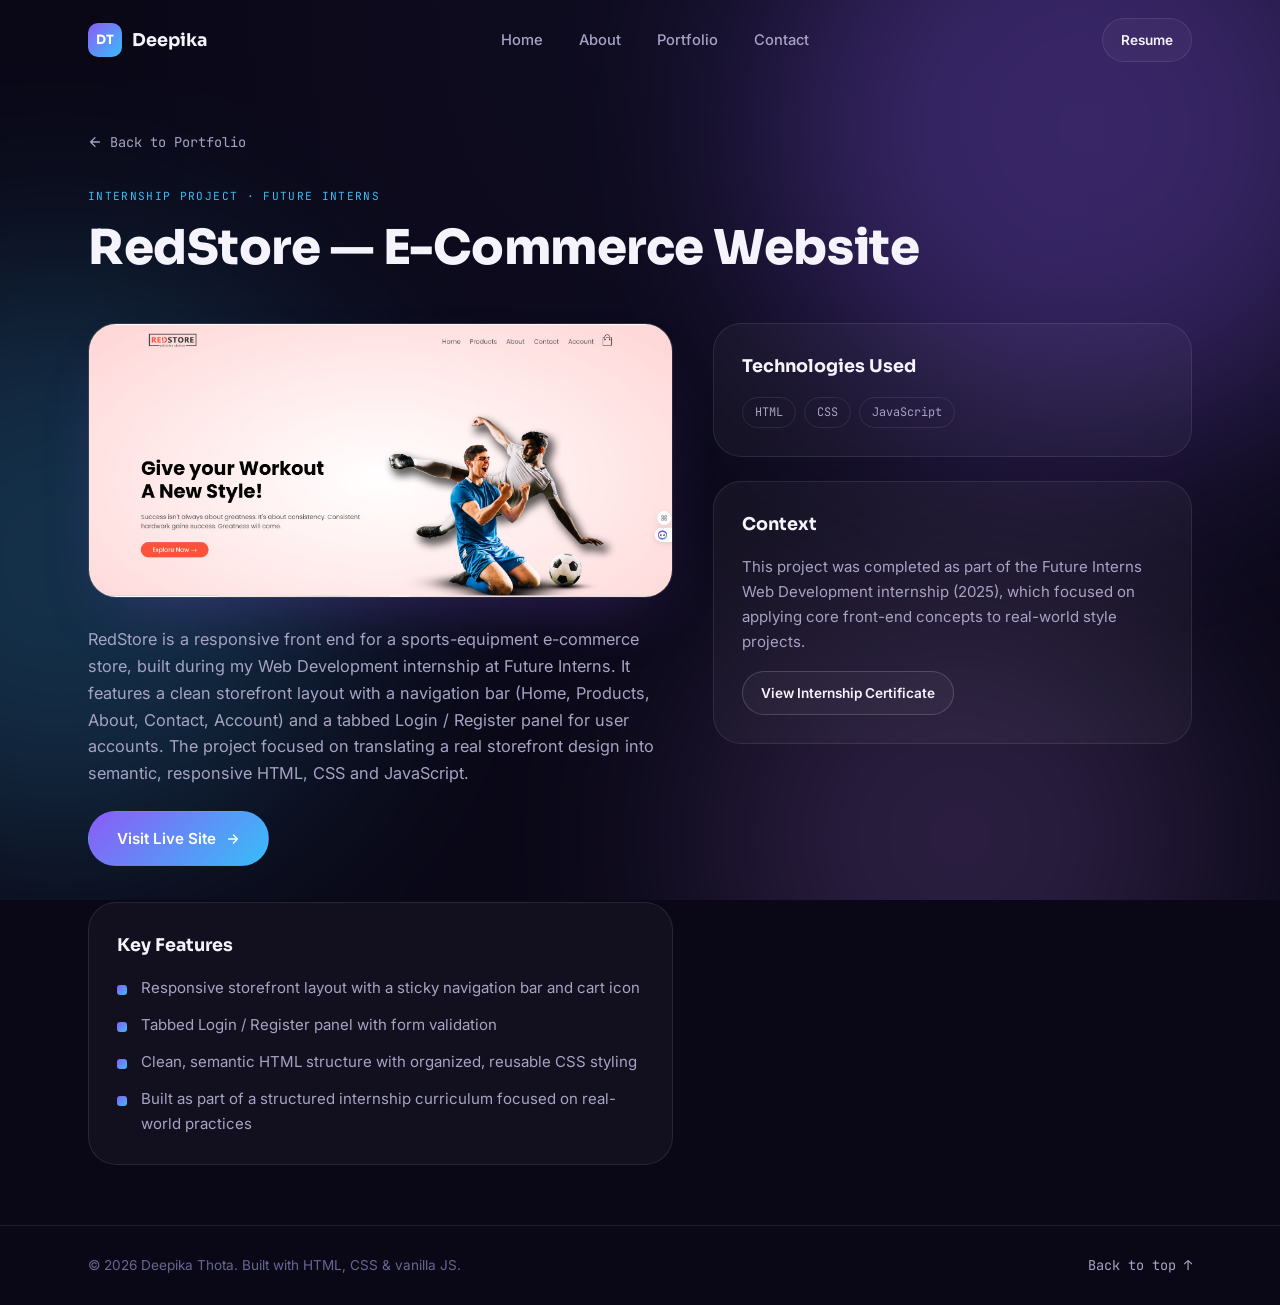
<file: ecommerce.html>
<!DOCTYPE html>
<html lang="en">
<head>
  <meta charset="UTF-8" />
  <meta name="viewport" content="width=device-width, initial-scale=1.0" />
  <title>RedStore — E-Commerce Website | Deepika Thota</title>
  <meta name="description" content="RedStore — a responsive sports e-commerce storefront built by Deepika Thota during her Future Interns internship." />

  <link rel="preconnect" href="https://fonts.googleapis.com">
  <link rel="preconnect" href="https://fonts.gstatic.com" crossorigin>
  <link href="https://fonts.googleapis.com/css2?family=JetBrains+Mono:wght@400;500;600&family=Inter:wght@400;500;600&family=Sora:wght@500;600;700;800&display=swap" rel="stylesheet">

  <link rel="stylesheet" href="style.css" />
</head>
<body>

  <div class="bg-orbs" aria-hidden="true">
    <div class="orb orb--1"></div>
    <div class="orb orb--2"></div>
    <div class="orb orb--3"></div>
  </div>

  <header class="site-header" id="siteHeader">
    <div class="nav-wrap">
      <a href="index.html#home" class="logo">
        <span class="logo-badge">DT</span>
        <span class="logo-text">Deepika</span>
      </a>

      <nav class="nav-links" id="navLinks">
        <a href="index.html#home" class="nav-link">Home</a>
        <a href="index.html#about" class="nav-link">About</a>
        <a href="index.html#portfolio" class="nav-link">Portfolio</a>
        <a href="index.html#contact" class="nav-link">Contact</a>
      </nav>

      <a href="THOTA_DEEPIKA.pdf" class="btn btn--ghost btn--sm" download>Resume</a>

      <button class="menu-toggle" id="menuToggle" aria-label="Toggle navigation" aria-expanded="false">
        <span></span><span></span><span></span>
      </button>
    </div>
  </header>

  <div class="mobile-nav" id="mobileNav">
    <a href="index.html#home" class="mobile-link">Home</a>
    <a href="index.html#about" class="mobile-link">About</a>
    <a href="index.html#portfolio" class="mobile-link">Portfolio</a>
    <a href="index.html#contact" class="mobile-link">Contact</a>
  </div>

  <main>
    <section class="section project-hero">
      <div class="container">
        <a href="index.html#portfolio" class="back-link">
          <svg width="14" height="14" viewBox="0 0 16 16" fill="none"><path d="M13 8H3M3 8l5-5M3 8l5 5" stroke="currentColor" stroke-width="1.6" stroke-linecap="round" stroke-linejoin="round"/></svg>
          Back to Portfolio
        </a>

        <div class="project-detail-head">
          <div>
            <span class="proj-kicker">Internship project · Future Interns</span>
            <h1>RedStore — E-Commerce Website</h1>
          </div>
        </div>

        <div class="project-detail-grid">
          <div>
            <div class="project-media-large">
              <img src="redstore.jpg" alt="RedStore e-commerce website screenshot showing the register page" loading="lazy" />
            </div>

            <p class="project-desc" style="margin-top:28px;">
              RedStore is a responsive front end for a sports-equipment e-commerce store, built
              during my Web Development internship at Future Interns. It features a clean
              storefront layout with a navigation bar (Home, Products, About, Contact, Account)
              and a tabbed Login / Register panel for user accounts. The project focused on
              translating a real storefront design into semantic, responsive HTML, CSS and
              JavaScript.
            </p>

            <div class="project-detail-links">
              <a href="https://deepika-547.github.io/E-commerce-website/index.html" target="_blank" rel="noopener" class="btn btn--primary">
                <span>Visit Live Site</span>
                <svg width="14" height="14" viewBox="0 0 16 16" fill="none"><path d="M3 8H13M13 8L8.5 3.5M13 8L8.5 12.5" stroke="currentColor" stroke-width="1.6" stroke-linecap="round" stroke-linejoin="round"/></svg>
              </a>
            </div>

            <div class="detail-card">
              <h2>Key Features</h2>
              <ul class="feature-list">
                <li>Responsive storefront layout with a sticky navigation bar and cart icon</li>
                <li>Tabbed Login / Register panel with form validation</li>
                <li>Clean, semantic HTML structure with organized, reusable CSS styling</li>
                <li>Built as part of a structured internship curriculum focused on real-world practices</li>
              </ul>
            </div>
          </div>

          <div class="project-side">
            <div class="detail-card">
              <h2>Technologies Used</h2>
              <div class="project-stack">
                <span>HTML</span><span>CSS</span><span>JavaScript</span>
              </div>
            </div>

            <div class="detail-card">
              <h2>Context</h2>
              <p class="muted" style="font-size:0.94rem;">
                This project was completed as part of the Future Interns Web Development
                internship (2025), which focused on applying core front-end concepts to
                real-world style projects.
              </p>
              <a href="future_interns.jpeg" target="_blank" rel="noopener" class="btn btn--outline btn--sm" style="margin-top:16px;">View Internship Certificate</a>
            </div>
          </div>
        </div>
      </div>
    </section>
  </main>

  <footer class="site-footer">
    <div class="container footer-inner">
      <span>© <span id="year"></span> Deepika Thota. Built with HTML, CSS &amp; vanilla JS.</span>
      <a href="index.html#home" class="footer-top">Back to top ↑</a>
    </div>
  </footer>

  <script src="script.js"></script>
</body>
</html>
</file>
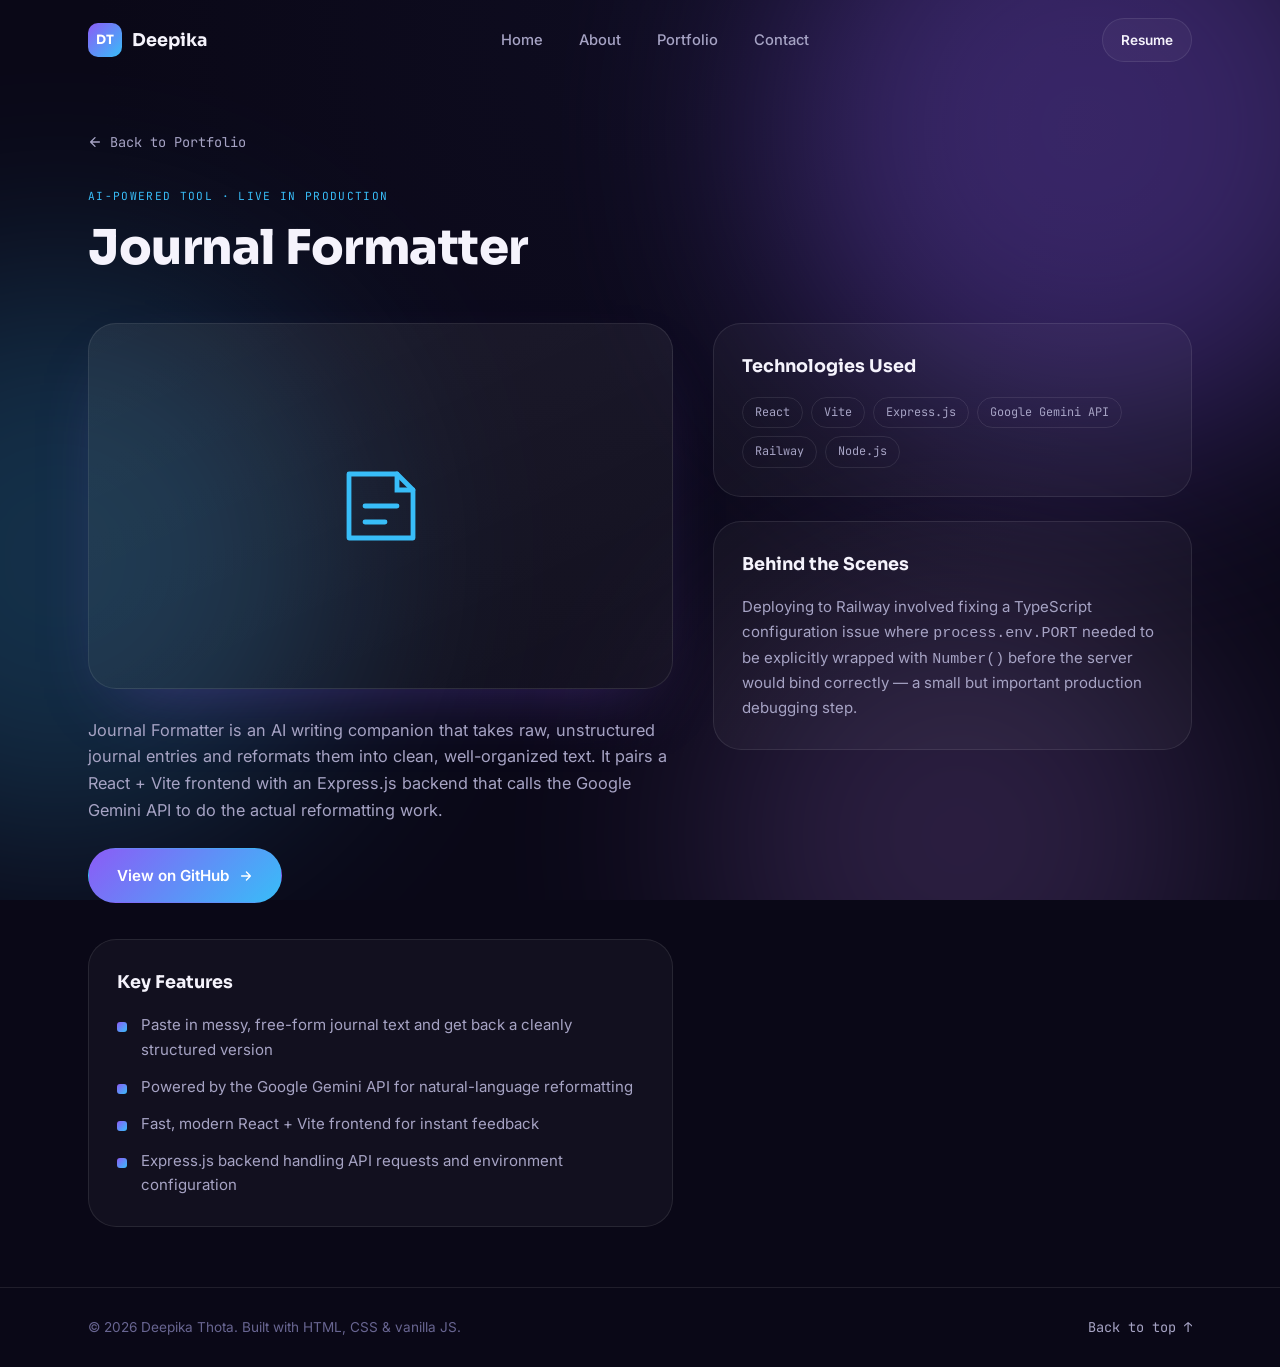
<file: journal-formatter.html>
<!DOCTYPE html>
<html lang="en">
<head>
  <meta charset="UTF-8" />
  <meta name="viewport" content="width=device-width, initial-scale=1.0" />
  <title>Journal Formatter | Deepika Thota</title>
  <meta name="description" content="Journal Formatter — an AI-powered journal formatting tool built and deployed by Deepika Thota." />

  <link rel="preconnect" href="https://fonts.googleapis.com">
  <link rel="preconnect" href="https://fonts.gstatic.com" crossorigin>
  <link href="https://fonts.googleapis.com/css2?family=JetBrains+Mono:wght@400;500;600&family=Inter:wght@400;500;600&family=Sora:wght@500;600;700;800&display=swap" rel="stylesheet">

  <link rel="stylesheet" href="style.css" />
</head>
<body>

  <div class="bg-orbs" aria-hidden="true">
    <div class="orb orb--1"></div>
    <div class="orb orb--2"></div>
    <div class="orb orb--3"></div>
  </div>

  <header class="site-header" id="siteHeader">
    <div class="nav-wrap">
      <a href="index.html#home" class="logo">
        <span class="logo-badge">DT</span>
        <span class="logo-text">Deepika</span>
      </a>

      <nav class="nav-links" id="navLinks">
        <a href="index.html#home" class="nav-link">Home</a>
        <a href="index.html#about" class="nav-link">About</a>
        <a href="index.html#portfolio" class="nav-link">Portfolio</a>
        <a href="index.html#contact" class="nav-link">Contact</a>
      </nav>

      <a href="THOTA_DEEPIKA.pdf" class="btn btn--ghost btn--sm" download>Resume</a>

      <button class="menu-toggle" id="menuToggle" aria-label="Toggle navigation" aria-expanded="false">
        <span></span><span></span><span></span>
      </button>
    </div>
  </header>

  <div class="mobile-nav" id="mobileNav">
    <a href="index.html#home" class="mobile-link">Home</a>
    <a href="index.html#about" class="mobile-link">About</a>
    <a href="index.html#portfolio" class="mobile-link">Portfolio</a>
    <a href="index.html#contact" class="mobile-link">Contact</a>
  </div>

  <main>
    <section class="section project-hero">
      <div class="container">
        <a href="index.html#portfolio" class="back-link">
          <svg width="14" height="14" viewBox="0 0 16 16" fill="none"><path d="M13 8H3M3 8l5-5M3 8l5 5" stroke="currentColor" stroke-width="1.6" stroke-linecap="round" stroke-linejoin="round"/></svg>
          Back to Portfolio
        </a>

        <div class="project-detail-head">
          <div>
            <span class="proj-kicker">AI-powered tool · Live in production</span>
            <h1>Journal Formatter</h1>
          </div>
        </div>

        <div class="project-detail-grid">
          <div>
            <div class="project-media-large is-icon">
              <svg width="96" height="96" viewBox="0 0 24 24" fill="none"><path d="M4 4h12l4 4v12H4V4Z" stroke="currentColor" stroke-width="1.2" stroke-linejoin="round"/><path d="M16 4v4h4M8 12h8M8 16h5" stroke="currentColor" stroke-width="1.2" stroke-linecap="round"/></svg>
            </div>

            <p class="project-desc" style="margin-top:28px;">
              Journal Formatter is an AI writing companion that takes raw, unstructured journal
              entries and reformats them into clean, well-organized text. It pairs a React + Vite
              frontend with an Express.js backend that calls the Google Gemini API to do the
              actual reformatting work.
            </p>

            <div class="project-detail-links">
              <a href="https://github.com/Deepika-547/Journal-formatter" target="_blank" rel="noopener" class="btn btn--primary">
                <span>View on GitHub</span>
                <svg width="14" height="14" viewBox="0 0 16 16" fill="none"><path d="M3 8H13M13 8L8.5 3.5M13 8L8.5 12.5" stroke="currentColor" stroke-width="1.6" stroke-linecap="round" stroke-linejoin="round"/></svg>
              </a>
            </div>

            <div class="detail-card">
              <h2>Key Features</h2>
              <ul class="feature-list">
                <li>Paste in messy, free-form journal text and get back a cleanly structured version</li>
                <li>Powered by the Google Gemini API for natural-language reformatting</li>
                <li>Fast, modern React + Vite frontend for instant feedback</li>
                <li>Express.js backend handling API requests and environment configuration</li>
              </ul>
            </div>
          </div>

          <div class="project-side">
            <div class="detail-card">
              <h2>Technologies Used</h2>
              <div class="project-stack">
                <span>React</span><span>Vite</span><span>Express.js</span><span>Google Gemini API</span><span>Railway</span><span>Node.js</span>
              </div>
            </div>

            <div class="detail-card">
              <h2>Behind the Scenes</h2>
              <p class="muted" style="font-size:0.94rem;">
                Deploying to Railway involved fixing a TypeScript configuration issue where
                <code>process.env.PORT</code> needed to be explicitly wrapped with
                <code>Number()</code> before the server would bind correctly — a small but
                important production debugging step.
              </p>
            </div>
          </div>
        </div>
      </div>
    </section>
  </main>

  <footer class="site-footer">
    <div class="container footer-inner">
      <span>© <span id="year"></span> Deepika Thota. Built with HTML, CSS &amp; vanilla JS.</span>
      <a href="index.html#home" class="footer-top">Back to top ↑</a>
    </div>
  </footer>

  <script src="script.js"></script>
</body>
</html>
</file>
<file: style.css>
/* ===================================================================
   DEEPIKA THOTA — PORTFOLIO v2 (purple/blue glassmorphism)
   =================================================================== */

:root {
  --bg: #0A0817;
  --bg-2: #0E0C20;
  --surface: rgba(255, 255, 255, 0.035);
  --surface-strong: rgba(255, 255, 255, 0.07);
  --border: rgba(255, 255, 255, 0.09);
  --border-strong: rgba(255, 255, 255, 0.16);

  --violet: #8B5CF6;
  --violet-soft: rgba(139, 92, 246, 0.16);
  --blue: #38BDF8;
  --blue-soft: rgba(56, 189, 248, 0.14);
  --gradient: linear-gradient(135deg, #8B5CF6 0%, #38BDF8 100%);

  --text: #F5F3FC;
  --text-muted: #A6A3C4;
  --text-dim: #686591;

  --font-display: "Sora", sans-serif;
  --font-body: "Inter", sans-serif;
  --font-mono: "JetBrains Mono", monospace;

  --container: 1160px;
  --radius-sm: 10px;
  --radius-md: 18px;
  --radius-lg: 28px;

  --ease: cubic-bezier(0.22, 1, 0.36, 1);
  --transition: 0.35s var(--ease);
}

@media (prefers-reduced-motion: reduce) {
  *, *::before, *::after {
    animation-duration: 0.01ms !important;
    animation-iteration-count: 1 !important;
    transition-duration: 0.01ms !important;
    scroll-behavior: auto !important;
  }
}

/* ===================================================================
   Reset & base
   =================================================================== */

* { margin: 0; padding: 0; box-sizing: border-box; }

html { scroll-behavior: smooth; }

body {
  background: var(--bg);
  color: var(--text);
  font-family: var(--font-body);
  font-size: 16px;
  line-height: 1.65;
  -webkit-font-smoothing: antialiased;
  overflow-x: hidden;
}

body.preloading { overflow: hidden; height: 100vh; }

img { max-width: 100%; display: block; }
a { color: inherit; text-decoration: none; }
::selection { background: var(--violet); color: #fff; }

:focus-visible {
  outline: 2px solid var(--blue);
  outline-offset: 3px;
  border-radius: 4px;
}

.container {
  max-width: var(--container);
  margin: 0 auto;
  padding: 0 28px;
}

.text-gradient {
  background: var(--gradient);
  -webkit-background-clip: text;
  background-clip: text;
  color: transparent;
}

/* ===================================================================
   Preloader
   =================================================================== */

.preloader {
  position: fixed;
  inset: 0;
  z-index: 9999;
  display: flex;
  align-items: center;
  justify-content: center;
  background: var(--bg);
  overflow: hidden;
  transition: opacity 0.6s var(--ease), visibility 0.6s var(--ease);
}

.preloader.preloader--done {
  opacity: 0;
  visibility: hidden;
  pointer-events: none;
}

.preloader-glow {
  position: absolute;
  width: 480px;
  height: 480px;
  border-radius: 50%;
  background: radial-gradient(circle, rgba(139, 92, 246, 0.28) 0%, rgba(56, 189, 248, 0.12) 45%, transparent 72%);
  filter: blur(10px);
  animation: preloader-pulse 2.6s ease-in-out infinite;
}

@keyframes preloader-pulse {
  0%, 100% { transform: scale(0.92); opacity: 0.8; }
  50% { transform: scale(1.08); opacity: 1; }
}

.preloader-content {
  position: relative;
  display: flex;
  flex-direction: column;
  align-items: center;
  gap: 22px;
}

.preloader-logo {
  position: relative;
  width: 74px;
  height: 74px;
  display: flex;
  align-items: center;
  justify-content: center;
}

.preloader-logo::before {
  content: "";
  position: absolute;
  inset: -8px;
  border-radius: var(--radius-md);
  border: 2px solid transparent;
  border-top-color: var(--violet);
  border-right-color: var(--blue);
  animation: preloader-spin 1.1s linear infinite;
}

@keyframes preloader-spin {
  to { transform: rotate(360deg); }
}

.preloader-logo-badge {
  width: 100%;
  height: 100%;
  display: flex;
  align-items: center;
  justify-content: center;
  border-radius: var(--radius-sm);
  background: var(--gradient);
  color: #fff;
  font-family: var(--font-display);
  font-weight: 800;
  font-size: 1.6rem;
  letter-spacing: 0.02em;
  animation: preloader-scale-in 0.6s var(--ease) both;
}

@keyframes preloader-scale-in {
  from { transform: scale(0.7); opacity: 0; }
  to { transform: scale(1); opacity: 1; }
}

.preloader-text {
  font-family: var(--font-display);
  font-weight: 600;
  font-size: 1.05rem;
  color: var(--text);
  letter-spacing: 0.01em;
  opacity: 0;
  animation: preloader-fade-up 0.6s var(--ease) 0.35s both;
}

@keyframes preloader-fade-up {
  from { opacity: 0; transform: translateY(10px); }
  to { opacity: 1; transform: translateY(0); }
}

.preloader-bar {
  width: 160px;
  height: 3px;
  border-radius: 999px;
  background: var(--surface-strong);
  overflow: hidden;
}

.preloader-bar-fill {
  display: block;
  height: 100%;
  width: 0%;
  border-radius: 999px;
  background: var(--gradient);
  animation: preloader-fill 1.5s var(--ease) 0.2s forwards;
}

@keyframes preloader-fill {
  to { width: 100%; }
}

@media (prefers-reduced-motion: reduce) {
  .preloader-glow,
  .preloader-logo::before,
  .preloader-logo-badge,
  .preloader-text,
  .preloader-bar-fill {
    animation: none !important;
  }
  .preloader-bar-fill { width: 100%; }
}

/* ===================================================================
   Ambient gradient orbs
   =================================================================== */

.bg-orbs {
  position: fixed;
  inset: 0;
  z-index: -1;
  overflow: hidden;
  background: radial-gradient(ellipse at top, var(--bg-2), var(--bg) 60%);
}

.orb {
  position: absolute;
  border-radius: 50%;
  filter: blur(110px);
  opacity: 0.35;
}

.orb--1 {
  width: 50vw; height: 50vw;
  top: -15vw; right: -10vw;
  background: var(--violet);
  animation: orbDrift1 28s ease-in-out infinite alternate;
}

.orb--2 {
  width: 45vw; height: 45vw;
  top: 30vh; left: -18vw;
  background: var(--blue);
  opacity: 0.22;
  animation: orbDrift2 32s ease-in-out infinite alternate;
}

.orb--3 {
  width: 40vw; height: 40vw;
  bottom: -15vw; right: 5vw;
  background: #C084FC;
  opacity: 0.18;
  animation: orbDrift1 24s ease-in-out infinite alternate-reverse;
}

@keyframes orbDrift1 {
  from { transform: translate(0, 0) scale(1); }
  to   { transform: translate(-5vw, 6vw) scale(1.15); }
}
@keyframes orbDrift2 {
  from { transform: translate(0, 0) scale(1); }
  to   { transform: translate(6vw, -4vw) scale(1.1); }
}

/* ===================================================================
   Header / Nav
   =================================================================== */

.site-header {
  position: fixed;
  top: 0; left: 0; right: 0;
  z-index: 900;
  padding: 18px 0;
  transition: var(--transition);
}

.site-header.scrolled {
  padding: 12px 0;
  background: rgba(10, 8, 23, 0.65);
  backdrop-filter: blur(16px);
  border-bottom: 1px solid var(--border);
}

.nav-wrap {
  max-width: var(--container);
  margin: 0 auto;
  padding: 0 28px;
  display: flex;
  align-items: center;
  justify-content: space-between;
  gap: 24px;
}

.logo {
  display: flex;
  align-items: center;
  gap: 10px;
  font-family: var(--font-display);
  font-weight: 700;
  font-size: 1.1rem;
}

.logo-badge {
  display: flex;
  align-items: center;
  justify-content: center;
  width: 34px; height: 34px;
  border-radius: 10px;
  background: var(--gradient);
  color: #fff;
  font-size: 0.8rem;
  font-weight: 700;
}

.nav-links {
  display: flex;
  gap: 32px;
  align-items: center;
}

.nav-link {
  font-size: 0.92rem;
  font-weight: 500;
  color: var(--text-muted);
  padding: 6px 2px;
  position: relative;
  transition: color var(--transition);
}

.nav-link::after {
  content: "";
  position: absolute;
  bottom: -2px; left: 0;
  height: 2px; width: 0;
  background: var(--gradient);
  border-radius: 2px;
  transition: width var(--transition);
}

.nav-link:hover, .nav-link.active { color: var(--text); }
.nav-link.active::after, .nav-link:hover::after { width: 100%; }

.menu-toggle {
  display: none;
  flex-direction: column;
  justify-content: center;
  gap: 5px;
  width: 36px; height: 36px;
  background: var(--surface);
  border: 1px solid var(--border);
  border-radius: 8px;
  cursor: pointer;
}

.menu-toggle span {
  display: block;
  height: 2px; width: 16px;
  margin: 0 auto;
  background: var(--text);
  transition: var(--transition);
}

.menu-toggle.open span:nth-child(1) { transform: translateY(7px) rotate(45deg); }
.menu-toggle.open span:nth-child(2) { opacity: 0; }
.menu-toggle.open span:nth-child(3) { transform: translateY(-7px) rotate(-45deg); }

.mobile-nav {
  position: fixed;
  top: 0; right: 0;
  height: 100vh;
  width: min(78vw, 320px);
  background: rgba(14, 12, 32, 0.92);
  backdrop-filter: blur(16px);
  border-left: 1px solid var(--border);
  z-index: 950;
  display: flex;
  flex-direction: column;
  padding: 100px 32px 32px;
  gap: 8px;
  transform: translateX(100%);
  transition: transform 0.4s var(--ease);
}

.mobile-nav.open { transform: translateX(0); }

.mobile-link {
  font-family: var(--font-display);
  font-size: 1.3rem;
  font-weight: 600;
  padding: 12px 0;
  border-bottom: 1px solid var(--border);
  color: var(--text-muted);
}

.mobile-link:hover { color: var(--text); }

/* ===================================================================
   Buttons
   =================================================================== */

.btn {
  display: inline-flex;
  align-items: center;
  justify-content: center;
  gap: 10px;
  font-family: var(--font-body);
  font-weight: 600;
  font-size: 0.95rem;
  padding: 14px 28px;
  border-radius: 999px;
  border: 1px solid transparent;
  cursor: pointer;
  transition: transform var(--transition), box-shadow var(--transition), background var(--transition), color var(--transition), border-color var(--transition);
  white-space: nowrap;
}

.btn--primary {
  background: var(--gradient);
  color: #fff;
}
.btn--primary:hover {
  transform: translateY(-2px);
  box-shadow: 0 12px 30px -10px var(--violet);
}

.btn--outline {
  background: var(--surface);
  border-color: var(--border-strong);
  color: var(--text);
}
.btn--outline:hover {
  border-color: var(--blue);
  color: var(--blue);
  transform: translateY(-2px);
}

.btn--ghost {
  background: var(--surface);
  border-color: var(--border);
  color: var(--text);
}
.btn--ghost:hover { border-color: var(--border-strong); }

.btn--sm { padding: 10px 18px; font-size: 0.85rem; }
.btn--block { width: 100%; }

/* ===================================================================
   Sections / typography
   =================================================================== */

.section { padding: 110px 0; position: relative; }
.section--alt { background: linear-gradient(180deg, transparent, rgba(139,92,246,0.04), transparent); }

.section-head { max-width: 640px; margin-bottom: 52px; }
.section-head--center { max-width: 680px; margin: 0 auto 52px; text-align: center; }

.section-eyebrow {
  font-family: var(--font-mono);
  font-size: 0.8rem;
  letter-spacing: 0.12em;
  text-transform: uppercase;
  color: var(--blue);
  display: inline-block;
  margin-bottom: 14px;
}

.section-title {
  font-family: var(--font-display);
  font-size: clamp(1.8rem, 3.4vw, 2.6rem);
  font-weight: 700;
  letter-spacing: -0.01em;
  line-height: 1.25;
}

.section-sub {
  margin-top: 14px;
  color: var(--text-muted);
  font-size: 1.02rem;
}

.muted { color: var(--text-muted); }

/* ===================================================================
   HERO
   =================================================================== */

.hero {
  min-height: 100vh;
  display: flex;
  align-items: center;
  padding-top: 110px;
  padding-bottom: 60px;
}

.hero-grid {
  display: grid;
  grid-template-columns: 1.05fr 0.95fr;
  gap: 64px;
  align-items: center;
}

.eyebrow {
  display: inline-flex;
  align-items: center;
  gap: 10px;
  font-family: var(--font-mono);
  font-size: 0.85rem;
  color: var(--blue);
  background: var(--blue-soft);
  border: 1px solid rgba(56,189,248,0.25);
  padding: 8px 16px 8px 12px;
  border-radius: 999px;
  margin-bottom: 26px;
}

.eyebrow-dot {
  flex-shrink: 0;
  width: 8px; height: 8px;
  border-radius: 50%;
  background: var(--blue);
  animation: pulseDot 2.2s infinite;
}

@keyframes pulseDot {
  0%   { box-shadow: 0 0 0 0 rgba(56,189,248, 0.55); }
  70%  { box-shadow: 0 0 0 8px rgba(56,189,248, 0); }
  100% { box-shadow: 0 0 0 0 rgba(56,189,248, 0); }
}

.hero-title {
  font-family: var(--font-display);
  font-size: clamp(2.6rem, 6vw, 4.4rem);
  font-weight: 800;
  line-height: 1.08;
  letter-spacing: -0.02em;
  margin-bottom: 14px;
}

.hero-sub {
  font-family: var(--font-mono);
  font-size: 0.95rem;
  color: var(--text-muted);
  margin-bottom: 22px;
}

.hero-lede {
  font-size: 1.08rem;
  color: var(--text-muted);
  max-width: 520px;
  margin-bottom: 26px;
}

.hero-tags {
  display: flex;
  flex-wrap: wrap;
  gap: 10px;
  margin-bottom: 32px;
}

.hero-tags span {
  font-family: var(--font-mono);
  font-size: 0.78rem;
  color: var(--text-muted);
  background: var(--surface);
  border: 1px solid var(--border);
  border-radius: 999px;
  padding: 6px 14px;
}

.hero-actions {
  display: flex;
  gap: 16px;
  margin-bottom: 36px;
  flex-wrap: wrap;
}

.hero-socials {
  display: flex;
  gap: 14px;
}

.social-icon {
  display: flex; align-items: center; justify-content: center;
  width: 42px; height: 42px;
  border-radius: 12px;
  background: var(--surface);
  border: 1px solid var(--border);
  color: var(--text-muted);
  transition: var(--transition);
}

.social-icon:hover {
  color: var(--text);
  border-color: var(--border-strong);
  transform: translateY(-3px);
}

/* --- Hero illustration --- */

.hero-visual { display: flex; justify-content: center; }

.illustration {
  position: relative;
  width: 100%;
  max-width: 460px;
  aspect-ratio: 1 / 1;
}

.illustration-glow {
  position: absolute;
  inset: 10%;
  background: var(--gradient);
  opacity: 0.22;
  filter: blur(70px);
  border-radius: 50%;
  animation: glowPulse 6s ease-in-out infinite;
}

@keyframes glowPulse {
  0%, 100% { opacity: 0.18; transform: scale(1); }
  50% { opacity: 0.3; transform: scale(1.08); }
}

.code-window {
  position: absolute;
  top: 50%; left: 50%;
  transform: translate(-50%, -50%);
  width: 88%;
  background: rgba(20, 17, 40, 0.65);
  backdrop-filter: blur(14px);
  border: 1px solid var(--border-strong);
  border-radius: var(--radius-md);
  box-shadow: 0 30px 80px -30px rgba(139, 92, 246, 0.45);
  overflow: hidden;
  animation: floatMain 7s ease-in-out infinite;
}

@keyframes floatMain {
  0%, 100% { transform: translate(-50%, -50%) translateY(0); }
  50% { transform: translate(-50%, -50%) translateY(-12px); }
}

.code-window-bar {
  display: flex;
  gap: 8px;
  padding: 14px 16px;
  border-bottom: 1px solid var(--border);
}

.dot { width: 11px; height: 11px; border-radius: 50%; }
.dot--red { background: #FF6B6B; }
.dot--yellow { background: #FFD166; }
.dot--green { background: #6FE3A8; }

.code-window-body {
  padding: 20px;
  font-family: var(--font-mono);
  font-size: 0.85rem;
  line-height: 1.9;
}

.code-line { white-space: pre; color: var(--text-muted); }
.code-line.indent { padding-left: 1.6em; }
.tok-kw { color: #C084FC; }
.tok-var { color: #93C5FD; }
.tok-prop { color: #67E8F9; }
.tok-str { color: #6FE3A8; }
.caret { color: var(--blue); animation: blink 1s step-end infinite; }

@keyframes blink { 50% { opacity: 0; } }

.float-chip {
  position: absolute;
  font-family: var(--font-mono);
  font-size: 0.78rem;
  color: var(--text);
  background: rgba(20, 17, 40, 0.7);
  backdrop-filter: blur(10px);
  border: 1px solid var(--border-strong);
  border-radius: 999px;
  padding: 8px 16px;
  box-shadow: 0 14px 30px -16px rgba(0,0,0,0.6);
  animation: floatChip 6s ease-in-out infinite;
}

.float-chip--1 { top: 6%; right: 4%; animation-delay: 0s; }
.float-chip--2 { bottom: 14%; left: -2%; animation-delay: 1.2s; }
.float-chip--3 { top: 38%; right: -6%; animation-delay: 2.4s; }

@keyframes floatChip {
  0%, 100% { transform: translateY(0); }
  50% { transform: translateY(-14px); }
}

.gear {
  position: absolute;
  color: var(--text-dim);
  opacity: 0.7;
  animation: spin 14s linear infinite;
}
.gear--1 { top: 4%; left: 8%; }
.gear--2 { bottom: 8%; right: 10%; animation-direction: reverse; animation-duration: 10s; }

@keyframes spin {
  from { transform: rotate(0deg); }
  to { transform: rotate(360deg); }
}

@media (max-width: 980px) {
  .hero-grid { grid-template-columns: 1fr; gap: 56px; }
  .hero-visual { order: -1; }
  .illustration { max-width: 340px; margin: 0 auto; }
}

/* ===================================================================
   ABOUT
   =================================================================== */

.about-grid {
  display: grid;
  grid-template-columns: 1.2fr 0.8fr;
  gap: 64px;
  align-items: center;
  margin-bottom: 56px;
}

.about-greeting {
  font-family: var(--font-display);
  font-size: 1.4rem;
  font-weight: 700;
  margin-bottom: 18px;
}

.about-copy p { color: var(--text-muted); margin-bottom: 18px; font-size: 1.02rem; }

.about-actions {
  display: flex;
  gap: 16px;
  margin-top: 22px;
  flex-wrap: wrap;
}

.about-photo { display: flex; justify-content: center; }

.photo-frame {
  position: relative;
  width: 100%;
  max-width: 300px;
  border-radius: 50%;
  overflow: hidden;
  border: 1px solid var(--border-strong);
  box-shadow: 0 30px 70px -30px rgba(139, 92, 246, 0.5);
}

.photo-frame img {
  width: 100%;
  aspect-ratio: 1/1;
  object-fit: cover;
  filter: saturate(0.95);
}

.stats-row {
  display: grid;
  grid-template-columns: repeat(3, 1fr);
  gap: 20px;
  margin-top: 48px;
}

.stat-card {
  display: flex;
  flex-direction: column;
  gap: 8px;
  padding: 26px;
  background: var(--surface);
  border: 1px solid var(--border);
  border-radius: var(--radius-md);
  transition: var(--transition);
}

.stat-card:hover {
  transform: translateY(-4px);
  border-color: var(--border-strong);
}

.stat-icon {
  display: flex; align-items: center; justify-content: center;
  width: 40px; height: 40px;
  border-radius: var(--radius-sm);
  background: var(--violet-soft);
  color: var(--violet);
  margin-bottom: 6px;
}

.stat-card:nth-child(2) .stat-icon { background: var(--blue-soft); color: var(--blue); }
.stat-card:nth-child(3) .stat-icon { background: rgba(192,132,252,0.14); color: #C084FC; }

.stat-number {
  font-family: var(--font-display);
  font-size: 2.2rem;
  font-weight: 800;
}

.stat-label {
  font-family: var(--font-mono);
  font-size: 0.78rem;
  letter-spacing: 0.08em;
  text-transform: uppercase;
  color: var(--text-dim);
}

@media (max-width: 860px) {
  .about-grid { grid-template-columns: 1fr; gap: 40px; }
  .about-photo { order: -1; }
  .photo-frame { max-width: 220px; }
  .stats-row { grid-template-columns: 1fr; gap: 16px; }
}

/* ===================================================================
   ABOUT — quick facts + mini timeline
   =================================================================== */

.quick-facts {
  display: flex;
  flex-wrap: wrap;
  gap: 10px;
  margin: 40px 0 0;
}

.quick-fact {
  display: inline-flex;
  align-items: center;
  gap: 7px;
  padding: 8px 14px;
  background: var(--surface);
  border: 1px solid var(--border);
  border-radius: 999px;
  font-family: var(--font-mono);
  font-size: 0.78rem;
  color: var(--text-muted);
}

.quick-fact svg { flex-shrink: 0; color: var(--blue); }

.mini-timeline {
  margin-top: 48px;
  display: grid;
  grid-template-columns: repeat(3, 1fr);
  gap: 28px;
  position: relative;
}

.mini-timeline::before {
  content: "";
  position: absolute;
  top: 6px;
  left: 0;
  right: 0;
  height: 1px;
  background: linear-gradient(90deg, var(--violet), var(--blue));
  opacity: 0.35;
}

.mini-timeline-item {
  position: relative;
  padding-top: 26px;
}

.mini-timeline-dot {
  position: absolute;
  top: 0;
  left: 0;
  width: 13px;
  height: 13px;
  border-radius: 50%;
  background: var(--gradient);
  box-shadow: 0 0 0 4px var(--bg), 0 0 0 5px var(--border-strong);
}

.mini-timeline-date {
  display: block;
  font-family: var(--font-mono);
  font-size: 0.74rem;
  letter-spacing: 0.06em;
  text-transform: uppercase;
  color: var(--blue);
  margin-bottom: 8px;
}

.mini-timeline-item h4 {
  font-family: var(--font-display);
  font-size: 1rem;
  font-weight: 700;
  margin-bottom: 6px;
}

.mini-timeline-item p {
  color: var(--text-muted);
  font-size: 0.9rem;
  line-height: 1.55;
}

@media (max-width: 860px) {
  .mini-timeline { grid-template-columns: 1fr; gap: 32px; }
  .mini-timeline::before { top: 0; bottom: 0; left: 6px; right: auto; width: 1px; height: auto; }
}

/* ===================================================================
   EXPERTISE
   =================================================================== */

.expertise-grid {
  display: grid;
  grid-template-columns: repeat(3, 1fr);
  gap: 24px;
}

.expertise-card {
  position: relative;
  padding: 30px 28px;
  background: var(--surface);
  border: 1px solid var(--border);
  border-radius: var(--radius-md);
  transition: var(--transition);
}

.expertise-card:hover {
  transform: translateY(-4px);
  border-color: var(--border-strong);
  background: var(--surface-strong);
}

.expertise-num {
  position: absolute;
  top: 24px;
  right: 26px;
  font-family: var(--font-mono);
  font-size: 0.78rem;
  color: var(--text-dim);
}

.expertise-icon {
  display: flex;
  align-items: center;
  justify-content: center;
  width: 46px;
  height: 46px;
  border-radius: var(--radius-sm);
  background: var(--violet-soft);
  color: var(--violet);
  margin-bottom: 18px;
}

.expertise-card:nth-child(3n+2) .expertise-icon { background: var(--blue-soft); color: var(--blue); }
.expertise-card:nth-child(3n+3) .expertise-icon { background: rgba(192,132,252,0.14); color: #C084FC; }

.expertise-card h3 {
  font-family: var(--font-display);
  font-size: 1.08rem;
  font-weight: 700;
  margin-bottom: 10px;
}

.expertise-card p {
  color: var(--text-muted);
  font-size: 0.92rem;
  line-height: 1.6;
}

@media (max-width: 860px) {
  .expertise-grid { grid-template-columns: 1fr; }
}
@media (min-width: 861px) and (max-width: 1080px) {
  .expertise-grid { grid-template-columns: repeat(2, 1fr); }
}

/* ===================================================================
   PROCESS WALKTHROUGH
   =================================================================== */

.process-grid {
  display: grid;
  grid-template-columns: repeat(3, 1fr);
  gap: 1px;
  background: var(--border);
  border: 1px solid var(--border);
  border-radius: var(--radius-md);
  overflow: hidden;
}

.process-step {
  background: var(--bg-2);
  padding: 32px 26px;
  transition: var(--transition);
}

.process-step:hover { background: var(--surface-strong); }

.process-num {
  display: block;
  font-family: var(--font-display);
  font-size: 1.6rem;
  font-weight: 800;
  background: var(--gradient);
  -webkit-background-clip: text;
  background-clip: text;
  color: transparent;
  margin-bottom: 12px;
}

.process-step h3 {
  font-family: var(--font-display);
  font-size: 1.02rem;
  font-weight: 700;
  margin-bottom: 8px;
}

.process-step p {
  color: var(--text-muted);
  font-size: 0.9rem;
  line-height: 1.6;
}

@media (max-width: 860px) {
  .process-grid { grid-template-columns: 1fr; }
}
@media (min-width: 861px) and (max-width: 1080px) {
  .process-grid { grid-template-columns: repeat(2, 1fr); }
}

/* ===================================================================
   TECH STACK — skill bars
   =================================================================== */

.skills-grid {
  display: grid;
  grid-template-columns: repeat(2, 1fr);
  gap: 28px 40px;
}

.skill-bar-head {
  display: flex;
  justify-content: space-between;
  align-items: baseline;
  margin-bottom: 10px;
  font-family: var(--font-display);
  font-size: 0.94rem;
  font-weight: 600;
}

.skill-pct {
  font-family: var(--font-mono);
  font-size: 0.78rem;
  color: var(--text-dim);
  font-weight: 500;
}

.skill-bar-track {
  height: 8px;
  border-radius: 999px;
  background: var(--surface-strong);
  border: 1px solid var(--border);
  overflow: hidden;
}

.skill-bar-fill {
  height: 100%;
  width: 0%;
  border-radius: 999px;
  background: var(--gradient);
  transition: width 1.1s var(--ease);
}

@media (max-width: 700px) {
  .skills-grid { grid-template-columns: 1fr; gap: 22px; }
}

/* ===================================================================
   EXPERIENCE
   =================================================================== */

.exp-grid {
  display: grid;
  grid-template-columns: repeat(2, 1fr);
  gap: 24px;
}

.exp-card {
  padding: 30px 28px;
  background: var(--surface);
  border: 1px solid var(--border);
  border-radius: var(--radius-md);
  transition: var(--transition);
}

.exp-card:hover {
  transform: translateY(-4px);
  border-color: var(--border-strong);
}

.exp-badge {
  display: inline-block;
  font-family: var(--font-mono);
  font-size: 0.72rem;
  letter-spacing: 0.06em;
  text-transform: uppercase;
  color: var(--blue);
  background: var(--blue-soft);
  padding: 4px 11px;
  border-radius: 999px;
  margin-bottom: 12px;
}

.exp-card-head h3 {
  font-family: var(--font-display);
  font-size: 1.15rem;
  font-weight: 700;
  margin-bottom: 4px;
}

.exp-company {
  color: var(--text-dim);
  font-size: 0.88rem;
  margin-bottom: 16px;
}

.exp-desc {
  color: var(--text-muted);
  font-size: 0.92rem;
  line-height: 1.65;
  margin-bottom: 18px;
}

.exp-tags {
  display: flex;
  flex-wrap: wrap;
  gap: 8px;
}

.exp-tags span {
  font-family: var(--font-mono);
  font-size: 0.74rem;
  padding: 5px 11px;
  border-radius: 999px;
  background: var(--surface-strong);
  border: 1px solid var(--border);
  color: var(--text-muted);
}

@media (max-width: 860px) {
  .exp-grid { grid-template-columns: 1fr; }
}

/* ===================================================================
   PORTFOLIO SHOWCASE — Tabs (legacy, unused but kept for safety)
   =================================================================== */

.tabs {
  position: relative;
  display: inline-flex;
  gap: 6px;
  padding: 6px;
  background: var(--surface);
  border: 1px solid var(--border);
  border-radius: 999px;
  margin: 0 auto 48px;
  flex-wrap: wrap;
  justify-content: center;
}

.tab {
  position: relative;
  z-index: 1;
  display: flex;
  align-items: center;
  gap: 8px;
  font-family: var(--font-body);
  font-weight: 600;
  font-size: 0.92rem;
  color: var(--text-muted);
  background: transparent;
  border: none;
  padding: 11px 24px;
  border-radius: 999px;
  cursor: pointer;
  transition: color var(--transition);
}

.tab.active { color: #fff; }

.tab-indicator {
  position: absolute;
  top: 6px; left: 6px;
  height: calc(100% - 12px);
  border-radius: 999px;
  background: var(--gradient);
  transition: left 0.35s var(--ease), width 0.35s var(--ease);
  z-index: 0;
}

.tab-panel { display: none; }
.tab-panel.active { display: block; }

/* ===================================================================
   Cards grid (projects / certificates)
   =================================================================== */

.cards-grid {
  display: grid;
  grid-template-columns: repeat(2, 1fr);
  gap: 24px;
}

.proj-card {
  background: var(--surface);
  border: 1px solid var(--border);
  border-radius: var(--radius-lg);
  overflow: hidden;
  display: flex;
  flex-direction: column;
  transition: transform var(--transition), border-color var(--transition), box-shadow var(--transition);
}

.proj-card:hover {
  transform: translateY(-6px);
  border-color: var(--border-strong);
  box-shadow: 0 30px 60px -32px rgba(139, 92, 246, 0.35);
}

.proj-media {
  position: relative;
  height: 200px;
  overflow: hidden;
  background: var(--surface-strong);
}

.proj-media img {
  width: 100%; height: 100%;
  object-fit: cover;
  transition: transform 0.6s var(--ease);
}

.proj-card:hover .proj-media img { transform: scale(1.06); }

.proj-media--icon {
  display: flex; align-items: center; justify-content: center;
  color: var(--blue);
  background: linear-gradient(155deg, var(--surface-strong), var(--surface));
}

.proj-badge {
  position: absolute;
  top: 14px; left: 14px;
  display: flex; align-items: center; gap: 8px;
  font-family: var(--font-mono);
  font-size: 0.72rem;
  background: rgba(10,8,23,0.65);
  backdrop-filter: blur(6px);
  border: 1px solid var(--border);
  padding: 6px 12px;
  border-radius: 999px;
}

.pulse {
  width: 7px; height: 7px;
  border-radius: 50%;
  background: var(--blue);
  animation: pulseDot 2.2s infinite;
}

.proj-body {
  padding: 26px;
  display: flex;
  flex-direction: column;
  gap: 10px;
  flex: 1;
}

.proj-body h3 {
  font-family: var(--font-display);
  font-size: 1.2rem;
  font-weight: 700;
}

.proj-body p { color: var(--text-muted); font-size: 0.94rem; }

.proj-tags, .project-stack {
  display: flex;
  flex-wrap: wrap;
  gap: 8px;
  margin-top: 4px;
}

.proj-tags span, .project-stack span {
  font-family: var(--font-mono);
  font-size: 0.74rem;
  color: var(--text-muted);
  border: 1px solid var(--border);
  border-radius: 999px;
  padding: 5px 12px;
}

.proj-links {
  margin-top: 10px;
  display: flex;
  gap: 10px;
  flex-wrap: wrap;
}

/* Certificates */

.cards-grid--certs { grid-template-columns: repeat(2, 1fr); }

.cert-card {
  display: flex;
  gap: 18px;
  padding: 28px;
  background: var(--surface);
  border: 1px solid var(--border);
  border-radius: var(--radius-lg);
  transition: var(--transition);
}

.cert-card:hover {
  transform: translateY(-6px);
  border-color: var(--border-strong);
}

.cert-icon {
  flex-shrink: 0;
  width: 48px; height: 48px;
  display: flex; align-items: center; justify-content: center;
  border-radius: var(--radius-sm);
  background: var(--violet-soft);
  color: var(--violet);
}

.cert-body { display: flex; flex-direction: column; gap: 8px; }

.cert-body h3 { font-family: var(--font-display); font-size: 1.05rem; font-weight: 700; }
.cert-body p { color: var(--text-muted); font-size: 0.92rem; }

.proj-kicker {
  font-family: var(--font-mono);
  font-size: 0.7rem;
  letter-spacing: 0.12em;
  text-transform: uppercase;
  color: var(--blue);
}

/* Tech stack */

.tech-grid {
  display: grid;
  grid-template-columns: repeat(4, 1fr);
  gap: 16px;
}

.tech-chip {
  display: flex;
  align-items: center;
  gap: 12px;
  padding: 16px 18px;
  background: var(--surface);
  border: 1px solid var(--border);
  border-radius: var(--radius-md);
  font-family: var(--font-display);
  font-weight: 600;
  font-size: 0.92rem;
  transition: var(--transition);
}

.tech-chip:hover {
  transform: translateY(-4px);
  border-color: var(--border-strong);
}

.tech-icon {
  display: flex; align-items: center; justify-content: center;
  width: 36px; height: 36px;
  border-radius: 9px;
  font-family: var(--font-mono);
  font-size: 0.72rem;
  font-weight: 700;
  color: #fff;
  flex-shrink: 0;
}

.tech-icon--html  { background: linear-gradient(135deg, #FF7A59, #FFB199); }
.tech-icon--css   { background: linear-gradient(135deg, #38BDF8, #6366F1); }
.tech-icon--js    { background: linear-gradient(135deg, #FACC15, #F59E0B); color: #1A0E08; }
.tech-icon--react { background: linear-gradient(135deg, #38BDF8, #818CF8); }
.tech-icon--vite  { background: linear-gradient(135deg, #A78BFA, #38BDF8); }
.tech-icon--node  { background: linear-gradient(135deg, #6FE3A8, #16A34A); }
.tech-icon--express { background: linear-gradient(135deg, #64748B, #1E293B); }
.tech-icon--mongo { background: linear-gradient(135deg, #6FE3A8, #15803D); }
.tech-icon--python { background: linear-gradient(135deg, #38BDF8, #FACC15); }
.tech-icon--pandas { background: linear-gradient(135deg, #C084FC, #8B5CF6); }
.tech-icon--numpy { background: linear-gradient(135deg, #818CF8, #38BDF8); }
.tech-icon--plot  { background: linear-gradient(135deg, #FF7A59, #C084FC); }
.tech-icon--figma { background: linear-gradient(135deg, #F472B6, #A78BFA); }
.tech-icon--git   { background: linear-gradient(135deg, #FB923C, #F87171); }
.tech-icon--render { background: linear-gradient(135deg, #38BDF8, #6366F1); }
.tech-icon--railway { background: linear-gradient(135deg, #A78BFA, #6366F1); }

@media (max-width: 860px) {
  .cards-grid, .cards-grid--certs { grid-template-columns: 1fr; }
  .tech-grid { grid-template-columns: repeat(2, 1fr); }
}

/* ===================================================================
   CONTACT
   =================================================================== */

.contact-grid {
  display: grid;
  grid-template-columns: 1.1fr 0.9fr;
  gap: 28px;
  align-items: start;
}

.contact-form-card, .connect-card, .availability-card {
  background: var(--surface);
  border: 1px solid var(--border);
  border-radius: var(--radius-lg);
  padding: 32px;
}

.contact-form-card h3, .connect-card h3 {
  font-family: var(--font-display);
  font-size: 1.25rem;
  font-weight: 700;
  margin-bottom: 6px;
}

.contact-form-card p { margin-bottom: 24px; }

.contact-form {
  display: flex;
  flex-direction: column;
  gap: 6px;
}

.contact-form label {
  font-family: var(--font-mono);
  font-size: 0.75rem;
  letter-spacing: 0.06em;
  text-transform: uppercase;
  color: var(--text-dim);
  margin-top: 12px;
}

.contact-form input, .contact-form textarea {
  font-family: var(--font-body);
  font-size: 0.95rem;
  color: var(--text);
  background: rgba(255,255,255,0.03);
  border: 1px solid var(--border);
  border-radius: var(--radius-sm);
  padding: 13px 16px;
  margin-top: 6px;
  resize: vertical;
  transition: border-color var(--transition), background var(--transition);
}

.contact-form input::placeholder, .contact-form textarea::placeholder { color: var(--text-dim); }

.contact-form input:focus, .contact-form textarea:focus {
  border-color: var(--violet);
  background: rgba(139,92,246,0.06);
  outline: none;
}

.contact-form button { margin-top: 22px; }

.form-status {
  margin-top: 14px;
  font-family: var(--font-mono);
  font-size: 0.85rem;
  min-height: 1.2em;
  color: var(--text-muted);
}

.form-status.success { color: #6FE3A8; }
.form-status.error { color: #FF6B6B; }

.contact-side {
  display: flex;
  flex-direction: column;
  gap: 20px;
}

.connect-card {
  display: flex;
  flex-direction: column;
  gap: 12px;
}

.connect-link {
  display: flex;
  align-items: center;
  gap: 14px;
  padding: 12px 14px;
  border-radius: var(--radius-sm);
  border: 1px solid var(--border);
  background: rgba(255,255,255,0.02);
  font-size: 0.92rem;
  font-weight: 500;
  transition: var(--transition);
}

.connect-link:hover {
  border-color: var(--violet);
  color: var(--violet);
  transform: translateX(4px);
}

.contact-card-icon {
  display: flex; align-items: center; justify-content: center;
  width: 36px; height: 36px;
  border-radius: 9px;
  background: var(--violet-soft);
  color: var(--violet);
  flex-shrink: 0;
}

.availability-card {
  display: flex;
  align-items: flex-start;
  gap: 14px;
}

.availability-card h4 {
  font-family: var(--font-display);
  font-size: 1rem;
  font-weight: 700;
  margin-bottom: 6px;
}

.availability-card .eyebrow-dot { margin-top: 6px; }

@media (max-width: 860px) {
  .contact-grid { grid-template-columns: 1fr; }
}

/* ===================================================================
   FOOTER
   =================================================================== */

.site-footer { border-top: 1px solid var(--border); padding: 28px 0; }

.footer-inner {
  display: flex;
  justify-content: space-between;
  align-items: center;
  gap: 16px;
  font-size: 0.85rem;
  color: var(--text-dim);
  flex-wrap: wrap;
}

.footer-top { font-family: var(--font-mono); color: var(--text-muted); transition: var(--transition); }
.footer-top:hover { color: var(--blue); }

/* ===================================================================
   Reveal-on-scroll
   =================================================================== */

[data-reveal] {
  opacity: 0;
  transform: translateY(28px);
  transition: opacity 0.7s var(--ease), transform 0.7s var(--ease);
}

[data-reveal].in-view { opacity: 1; transform: translateY(0); }

.cards-grid [data-reveal],
.cards-grid--certs [data-reveal],
.tech-grid [data-reveal],
.expertise-grid [data-reveal],
.process-grid [data-reveal],
.skills-grid [data-reveal],
.exp-grid [data-reveal],
.mini-timeline [data-reveal],
.quick-facts [data-reveal] {
  transition-delay: calc(var(--stagger, 0) * 70ms);
}

/* ===================================================================
   PROJECT DETAIL PAGES
   =================================================================== */

.project-hero { padding-top: 130px; padding-bottom: 60px; }

.back-link {
  display: inline-flex;
  align-items: center;
  gap: 8px;
  font-family: var(--font-mono);
  font-size: 0.85rem;
  color: var(--text-muted);
  margin-bottom: 28px;
  transition: var(--transition);
}

.back-link:hover { color: var(--blue); }

.project-detail-head {
  display: flex;
  flex-wrap: wrap;
  align-items: flex-start;
  justify-content: space-between;
  gap: 20px;
  margin-bottom: 36px;
}

.project-detail-head h1 {
  font-family: var(--font-display);
  font-size: clamp(2rem, 4.4vw, 3rem);
  font-weight: 800;
  letter-spacing: -0.01em;
}

.project-detail-grid {
  display: grid;
  grid-template-columns: 1.1fr 0.9fr;
  gap: 40px;
  align-items: start;
}

.project-media-large {
  border-radius: var(--radius-lg);
  overflow: hidden;
  border: 1px solid var(--border);
  background: var(--surface);
  box-shadow: 0 30px 70px -32px rgba(139, 92, 246, 0.35);
}

.project-media-large img {
  width: 100%;
  display: block;
}

.project-media-large.is-icon {
  display: flex;
  align-items: center;
  justify-content: center;
  aspect-ratio: 16/10;
  color: var(--blue);
  background: linear-gradient(155deg, var(--surface-strong), var(--surface));
}

.project-side {
  display: flex;
  flex-direction: column;
  gap: 24px;
}

.detail-card {
  background: var(--surface);
  border: 1px solid var(--border);
  border-radius: var(--radius-lg);
  padding: 28px;
}

.detail-card h2 {
  font-family: var(--font-display);
  font-size: 1.1rem;
  font-weight: 700;
  margin-bottom: 16px;
}

.feature-list {
  list-style: none;
  display: flex;
  flex-direction: column;
  gap: 12px;
}

.feature-list li {
  position: relative;
  padding-left: 24px;
  color: var(--text-muted);
  font-size: 0.94rem;
}

.feature-list li::before {
  content: "";
  position: absolute;
  left: 0; top: 9px;
  width: 10px; height: 10px;
  border-radius: 3px;
  background: var(--gradient);
}

.project-desc {
  color: var(--text-muted);
  font-size: 1.02rem;
  margin-bottom: 24px;
  max-width: 640px;
}

.project-detail-links {
  display: flex;
  gap: 14px;
  flex-wrap: wrap;
  margin-bottom: 36px;
}

@media (max-width: 900px) {
  .project-detail-grid { grid-template-columns: 1fr; }
}

/* ===================================================================
   Responsive
   =================================================================== */

@media (max-width: 980px) {
  .nav-links { display: none; }
  .menu-toggle { display: flex; }
}

@media (max-width: 560px) {
  .container { padding: 0 20px; }
  .section { padding: 76px 0; }
  .hero { padding-top: 100px; }
  .hero-actions { flex-direction: column; align-items: stretch; }
  .tabs { width: 100%; }
  .tab { flex: 1; justify-content: center; padding: 11px 12px; font-size: 0.82rem; }
}
</file>
<file: portfolio-v2/style.css>
/* ===================================================================
   DEEPIKA THOTA — PORTFOLIO v2 (purple/blue glassmorphism)
   =================================================================== */

:root {
  --bg: #0A0817;
  --bg-2: #0E0C20;
  --surface: rgba(255, 255, 255, 0.035);
  --surface-strong: rgba(255, 255, 255, 0.07);
  --border: rgba(255, 255, 255, 0.09);
  --border-strong: rgba(255, 255, 255, 0.16);

  --violet: #8B5CF6;
  --violet-soft: rgba(139, 92, 246, 0.16);
  --blue: #38BDF8;
  --blue-soft: rgba(56, 189, 248, 0.14);
  --gradient: linear-gradient(135deg, #8B5CF6 0%, #38BDF8 100%);

  --text: #F5F3FC;
  --text-muted: #A6A3C4;
  --text-dim: #686591;

  --font-display: "Sora", sans-serif;
  --font-body: "Inter", sans-serif;
  --font-mono: "JetBrains Mono", monospace;

  --container: 1160px;
  --radius-sm: 10px;
  --radius-md: 18px;
  --radius-lg: 28px;

  --ease: cubic-bezier(0.22, 1, 0.36, 1);
  --transition: 0.35s var(--ease);
}

@media (prefers-reduced-motion: reduce) {
  *, *::before, *::after {
    animation-duration: 0.01ms !important;
    animation-iteration-count: 1 !important;
    transition-duration: 0.01ms !important;
    scroll-behavior: auto !important;
  }
}

/* ===================================================================
   Reset & base
   =================================================================== */

* { margin: 0; padding: 0; box-sizing: border-box; }

html { scroll-behavior: smooth; }

body {
  background: var(--bg);
  color: var(--text);
  font-family: var(--font-body);
  font-size: 16px;
  line-height: 1.65;
  -webkit-font-smoothing: antialiased;
  overflow-x: hidden;
}

img { max-width: 100%; display: block; }
a { color: inherit; text-decoration: none; }
::selection { background: var(--violet); color: #fff; }

:focus-visible {
  outline: 2px solid var(--blue);
  outline-offset: 3px;
  border-radius: 4px;
}

.container {
  max-width: var(--container);
  margin: 0 auto;
  padding: 0 28px;
}

.text-gradient {
  background: var(--gradient);
  -webkit-background-clip: text;
  background-clip: text;
  color: transparent;
}

/* ===================================================================
   Ambient gradient orbs
   =================================================================== */

.bg-orbs {
  position: fixed;
  inset: 0;
  z-index: -1;
  overflow: hidden;
  background: radial-gradient(ellipse at top, var(--bg-2), var(--bg) 60%);
}

.orb {
  position: absolute;
  border-radius: 50%;
  filter: blur(110px);
  opacity: 0.35;
}

.orb--1 {
  width: 50vw; height: 50vw;
  top: -15vw; right: -10vw;
  background: var(--violet);
  animation: orbDrift1 28s ease-in-out infinite alternate;
}

.orb--2 {
  width: 45vw; height: 45vw;
  top: 30vh; left: -18vw;
  background: var(--blue);
  opacity: 0.22;
  animation: orbDrift2 32s ease-in-out infinite alternate;
}

.orb--3 {
  width: 40vw; height: 40vw;
  bottom: -15vw; right: 5vw;
  background: #C084FC;
  opacity: 0.18;
  animation: orbDrift1 24s ease-in-out infinite alternate-reverse;
}

@keyframes orbDrift1 {
  from { transform: translate(0, 0) scale(1); }
  to   { transform: translate(-5vw, 6vw) scale(1.15); }
}
@keyframes orbDrift2 {
  from { transform: translate(0, 0) scale(1); }
  to   { transform: translate(6vw, -4vw) scale(1.1); }
}

/* ===================================================================
   Header / Nav
   =================================================================== */

.site-header {
  position: fixed;
  top: 0; left: 0; right: 0;
  z-index: 900;
  padding: 18px 0;
  transition: var(--transition);
}

.site-header.scrolled {
  padding: 12px 0;
  background: rgba(10, 8, 23, 0.65);
  backdrop-filter: blur(16px);
  border-bottom: 1px solid var(--border);
}

.nav-wrap {
  max-width: var(--container);
  margin: 0 auto;
  padding: 0 28px;
  display: flex;
  align-items: center;
  justify-content: space-between;
  gap: 24px;
}

.logo {
  display: flex;
  align-items: center;
  gap: 10px;
  font-family: var(--font-display);
  font-weight: 700;
  font-size: 1.1rem;
}

.logo-badge {
  display: flex;
  align-items: center;
  justify-content: center;
  width: 34px; height: 34px;
  border-radius: 10px;
  background: var(--gradient);
  color: #fff;
  font-size: 0.8rem;
  font-weight: 700;
}

.nav-links {
  display: flex;
  gap: 32px;
  align-items: center;
}

.nav-link {
  font-size: 0.92rem;
  font-weight: 500;
  color: var(--text-muted);
  padding: 6px 2px;
  position: relative;
  transition: color var(--transition);
}

.nav-link::after {
  content: "";
  position: absolute;
  bottom: -2px; left: 0;
  height: 2px; width: 0;
  background: var(--gradient);
  border-radius: 2px;
  transition: width var(--transition);
}

.nav-link:hover, .nav-link.active { color: var(--text); }
.nav-link.active::after, .nav-link:hover::after { width: 100%; }

.menu-toggle {
  display: none;
  flex-direction: column;
  justify-content: center;
  gap: 5px;
  width: 36px; height: 36px;
  background: var(--surface);
  border: 1px solid var(--border);
  border-radius: 8px;
  cursor: pointer;
}

.menu-toggle span {
  display: block;
  height: 2px; width: 16px;
  margin: 0 auto;
  background: var(--text);
  transition: var(--transition);
}

.menu-toggle.open span:nth-child(1) { transform: translateY(7px) rotate(45deg); }
.menu-toggle.open span:nth-child(2) { opacity: 0; }
.menu-toggle.open span:nth-child(3) { transform: translateY(-7px) rotate(-45deg); }

.mobile-nav {
  position: fixed;
  top: 0; right: 0;
  height: 100vh;
  width: min(78vw, 320px);
  background: rgba(14, 12, 32, 0.92);
  backdrop-filter: blur(16px);
  border-left: 1px solid var(--border);
  z-index: 950;
  display: flex;
  flex-direction: column;
  padding: 100px 32px 32px;
  gap: 8px;
  transform: translateX(100%);
  transition: transform 0.4s var(--ease);
}

.mobile-nav.open { transform: translateX(0); }

.mobile-link {
  font-family: var(--font-display);
  font-size: 1.3rem;
  font-weight: 600;
  padding: 12px 0;
  border-bottom: 1px solid var(--border);
  color: var(--text-muted);
}

.mobile-link:hover { color: var(--text); }

/* ===================================================================
   Buttons
   =================================================================== */

.btn {
  display: inline-flex;
  align-items: center;
  justify-content: center;
  gap: 10px;
  font-family: var(--font-body);
  font-weight: 600;
  font-size: 0.95rem;
  padding: 14px 28px;
  border-radius: 999px;
  border: 1px solid transparent;
  cursor: pointer;
  transition: transform var(--transition), box-shadow var(--transition), background var(--transition), color var(--transition), border-color var(--transition);
  white-space: nowrap;
}

.btn--primary {
  background: var(--gradient);
  color: #fff;
}
.btn--primary:hover {
  transform: translateY(-2px);
  box-shadow: 0 12px 30px -10px var(--violet);
}

.btn--outline {
  background: var(--surface);
  border-color: var(--border-strong);
  color: var(--text);
}
.btn--outline:hover {
  border-color: var(--blue);
  color: var(--blue);
  transform: translateY(-2px);
}

.btn--ghost {
  background: var(--surface);
  border-color: var(--border);
  color: var(--text);
}
.btn--ghost:hover { border-color: var(--border-strong); }

.btn--sm { padding: 10px 18px; font-size: 0.85rem; }
.btn--block { width: 100%; }

/* ===================================================================
   Sections / typography
   =================================================================== */

.section { padding: 110px 0; position: relative; }
.section--alt { background: linear-gradient(180deg, transparent, rgba(139,92,246,0.04), transparent); }

.section-head { max-width: 640px; margin-bottom: 52px; }
.section-head--center { max-width: 680px; margin: 0 auto 52px; text-align: center; }

.section-eyebrow {
  font-family: var(--font-mono);
  font-size: 0.8rem;
  letter-spacing: 0.12em;
  text-transform: uppercase;
  color: var(--blue);
  display: inline-block;
  margin-bottom: 14px;
}

.section-title {
  font-family: var(--font-display);
  font-size: clamp(1.8rem, 3.4vw, 2.6rem);
  font-weight: 700;
  letter-spacing: -0.01em;
  line-height: 1.25;
}

.section-sub {
  margin-top: 14px;
  color: var(--text-muted);
  font-size: 1.02rem;
}

.muted { color: var(--text-muted); }

/* ===================================================================
   HERO
   =================================================================== */

.hero {
  min-height: 100vh;
  display: flex;
  align-items: center;
  padding-top: 110px;
  padding-bottom: 60px;
}

.hero-grid {
  display: grid;
  grid-template-columns: 1.05fr 0.95fr;
  gap: 64px;
  align-items: center;
}

.eyebrow {
  display: inline-flex;
  align-items: center;
  gap: 10px;
  font-family: var(--font-mono);
  font-size: 0.85rem;
  color: var(--blue);
  background: var(--blue-soft);
  border: 1px solid rgba(56,189,248,0.25);
  padding: 8px 16px 8px 12px;
  border-radius: 999px;
  margin-bottom: 26px;
}

.eyebrow-dot {
  flex-shrink: 0;
  width: 8px; height: 8px;
  border-radius: 50%;
  background: var(--blue);
  animation: pulseDot 2.2s infinite;
}

@keyframes pulseDot {
  0%   { box-shadow: 0 0 0 0 rgba(56,189,248, 0.55); }
  70%  { box-shadow: 0 0 0 8px rgba(56,189,248, 0); }
  100% { box-shadow: 0 0 0 0 rgba(56,189,248, 0); }
}

.hero-title {
  font-family: var(--font-display);
  font-size: clamp(2.6rem, 6vw, 4.4rem);
  font-weight: 800;
  line-height: 1.08;
  letter-spacing: -0.02em;
  margin-bottom: 14px;
}

.hero-sub {
  font-family: var(--font-mono);
  font-size: 0.95rem;
  color: var(--text-muted);
  margin-bottom: 22px;
}

.hero-lede {
  font-size: 1.08rem;
  color: var(--text-muted);
  max-width: 520px;
  margin-bottom: 26px;
}

.hero-tags {
  display: flex;
  flex-wrap: wrap;
  gap: 10px;
  margin-bottom: 32px;
}

.hero-tags span {
  font-family: var(--font-mono);
  font-size: 0.78rem;
  color: var(--text-muted);
  background: var(--surface);
  border: 1px solid var(--border);
  border-radius: 999px;
  padding: 6px 14px;
}

.hero-actions {
  display: flex;
  gap: 16px;
  margin-bottom: 36px;
  flex-wrap: wrap;
}

.hero-socials {
  display: flex;
  gap: 14px;
}

.social-icon {
  display: flex; align-items: center; justify-content: center;
  width: 42px; height: 42px;
  border-radius: 12px;
  background: var(--surface);
  border: 1px solid var(--border);
  color: var(--text-muted);
  transition: var(--transition);
}

.social-icon:hover {
  color: var(--text);
  border-color: var(--border-strong);
  transform: translateY(-3px);
}

/* --- Hero illustration --- */

.hero-visual { display: flex; justify-content: center; }

.illustration {
  position: relative;
  width: 100%;
  max-width: 460px;
  aspect-ratio: 1 / 1;
}

.illustration-glow {
  position: absolute;
  inset: 10%;
  background: var(--gradient);
  opacity: 0.22;
  filter: blur(70px);
  border-radius: 50%;
  animation: glowPulse 6s ease-in-out infinite;
}

@keyframes glowPulse {
  0%, 100% { opacity: 0.18; transform: scale(1); }
  50% { opacity: 0.3; transform: scale(1.08); }
}

.code-window {
  position: absolute;
  top: 50%; left: 50%;
  transform: translate(-50%, -50%);
  width: 88%;
  background: rgba(20, 17, 40, 0.65);
  backdrop-filter: blur(14px);
  border: 1px solid var(--border-strong);
  border-radius: var(--radius-md);
  box-shadow: 0 30px 80px -30px rgba(139, 92, 246, 0.45);
  overflow: hidden;
  animation: floatMain 7s ease-in-out infinite;
}

@keyframes floatMain {
  0%, 100% { transform: translate(-50%, -50%) translateY(0); }
  50% { transform: translate(-50%, -50%) translateY(-12px); }
}

.code-window-bar {
  display: flex;
  gap: 8px;
  padding: 14px 16px;
  border-bottom: 1px solid var(--border);
}

.dot { width: 11px; height: 11px; border-radius: 50%; }
.dot--red { background: #FF6B6B; }
.dot--yellow { background: #FFD166; }
.dot--green { background: #6FE3A8; }

.code-window-body {
  padding: 20px;
  font-family: var(--font-mono);
  font-size: 0.85rem;
  line-height: 1.9;
}

.code-line { white-space: pre; color: var(--text-muted); }
.code-line.indent { padding-left: 1.6em; }
.tok-kw { color: #C084FC; }
.tok-var { color: #93C5FD; }
.tok-prop { color: #67E8F9; }
.tok-str { color: #6FE3A8; }
.caret { color: var(--blue); animation: blink 1s step-end infinite; }

@keyframes blink { 50% { opacity: 0; } }

.float-chip {
  position: absolute;
  font-family: var(--font-mono);
  font-size: 0.78rem;
  color: var(--text);
  background: rgba(20, 17, 40, 0.7);
  backdrop-filter: blur(10px);
  border: 1px solid var(--border-strong);
  border-radius: 999px;
  padding: 8px 16px;
  box-shadow: 0 14px 30px -16px rgba(0,0,0,0.6);
  animation: floatChip 6s ease-in-out infinite;
}

.float-chip--1 { top: 6%; right: 4%; animation-delay: 0s; }
.float-chip--2 { bottom: 14%; left: -2%; animation-delay: 1.2s; }
.float-chip--3 { top: 38%; right: -6%; animation-delay: 2.4s; }

@keyframes floatChip {
  0%, 100% { transform: translateY(0); }
  50% { transform: translateY(-14px); }
}

.gear {
  position: absolute;
  color: var(--text-dim);
  opacity: 0.7;
  animation: spin 14s linear infinite;
}
.gear--1 { top: 4%; left: 8%; }
.gear--2 { bottom: 8%; right: 10%; animation-direction: reverse; animation-duration: 10s; }

@keyframes spin {
  from { transform: rotate(0deg); }
  to { transform: rotate(360deg); }
}

@media (max-width: 980px) {
  .hero-grid { grid-template-columns: 1fr; gap: 56px; }
  .hero-visual { order: -1; }
  .illustration { max-width: 340px; margin: 0 auto; }
}

/* ===================================================================
   ABOUT
   =================================================================== */

.about-grid {
  display: grid;
  grid-template-columns: 1.2fr 0.8fr;
  gap: 64px;
  align-items: center;
  margin-bottom: 56px;
}

.about-greeting {
  font-family: var(--font-display);
  font-size: 1.4rem;
  font-weight: 700;
  margin-bottom: 18px;
}

.about-copy p { color: var(--text-muted); margin-bottom: 18px; font-size: 1.02rem; }

.about-actions {
  display: flex;
  gap: 16px;
  margin-top: 24px;
  flex-wrap: wrap;
}

.about-photo { display: flex; justify-content: center; }

.photo-frame {
  position: relative;
  width: 100%;
  max-width: 300px;
  border-radius: 50%;
  overflow: hidden;
  border: 1px solid var(--border-strong);
  box-shadow: 0 30px 70px -30px rgba(139, 92, 246, 0.5);
}

.photo-frame img {
  width: 100%;
  aspect-ratio: 1/1;
  object-fit: cover;
  filter: saturate(0.95);
}

.stats-row {
  display: grid;
  grid-template-columns: repeat(3, 1fr);
  gap: 20px;
}

.stat-card {
  display: flex;
  flex-direction: column;
  gap: 8px;
  padding: 26px;
  background: var(--surface);
  border: 1px solid var(--border);
  border-radius: var(--radius-md);
  transition: var(--transition);
}

.stat-card:hover {
  transform: translateY(-4px);
  border-color: var(--border-strong);
}

.stat-icon {
  display: flex; align-items: center; justify-content: center;
  width: 40px; height: 40px;
  border-radius: var(--radius-sm);
  background: var(--violet-soft);
  color: var(--violet);
  margin-bottom: 6px;
}

.stat-card:nth-child(2) .stat-icon { background: var(--blue-soft); color: var(--blue); }
.stat-card:nth-child(3) .stat-icon { background: rgba(192,132,252,0.14); color: #C084FC; }

.stat-number {
  font-family: var(--font-display);
  font-size: 2.2rem;
  font-weight: 800;
}

.stat-label {
  font-family: var(--font-mono);
  font-size: 0.78rem;
  letter-spacing: 0.08em;
  text-transform: uppercase;
  color: var(--text-dim);
}

@media (max-width: 860px) {
  .about-grid { grid-template-columns: 1fr; gap: 40px; }
  .about-photo { order: -1; }
  .photo-frame { max-width: 220px; }
  .stats-row { grid-template-columns: 1fr; gap: 16px; }
}

/* ===================================================================
   PORTFOLIO SHOWCASE — Tabs
   =================================================================== */

.tabs {
  position: relative;
  display: inline-flex;
  gap: 6px;
  padding: 6px;
  background: var(--surface);
  border: 1px solid var(--border);
  border-radius: 999px;
  margin: 0 auto 48px;
  flex-wrap: wrap;
  justify-content: center;
}

.tab {
  position: relative;
  z-index: 1;
  display: flex;
  align-items: center;
  gap: 8px;
  font-family: var(--font-body);
  font-weight: 600;
  font-size: 0.92rem;
  color: var(--text-muted);
  background: transparent;
  border: none;
  padding: 11px 24px;
  border-radius: 999px;
  cursor: pointer;
  transition: color var(--transition);
}

.tab.active { color: #fff; }

.tab-indicator {
  position: absolute;
  top: 6px; left: 6px;
  height: calc(100% - 12px);
  border-radius: 999px;
  background: var(--gradient);
  transition: left 0.35s var(--ease), width 0.35s var(--ease);
  z-index: 0;
}

.tab-panel { display: none; }
.tab-panel.active { display: block; }

/* ===================================================================
   Cards grid (projects / certificates)
   =================================================================== */

.cards-grid {
  display: grid;
  grid-template-columns: repeat(2, 1fr);
  gap: 24px;
}

.proj-card {
  background: var(--surface);
  border: 1px solid var(--border);
  border-radius: var(--radius-lg);
  overflow: hidden;
  display: flex;
  flex-direction: column;
  transition: transform var(--transition), border-color var(--transition), box-shadow var(--transition);
}

.proj-card:hover {
  transform: translateY(-6px);
  border-color: var(--border-strong);
  box-shadow: 0 30px 60px -32px rgba(139, 92, 246, 0.35);
}

.proj-media {
  position: relative;
  height: 200px;
  overflow: hidden;
  background: var(--surface-strong);
}

.proj-media img {
  width: 100%; height: 100%;
  object-fit: cover;
  transition: transform 0.6s var(--ease);
}

.proj-card:hover .proj-media img { transform: scale(1.06); }

.proj-media--icon {
  display: flex; align-items: center; justify-content: center;
  color: var(--blue);
  background: linear-gradient(155deg, var(--surface-strong), var(--surface));
}

.proj-badge {
  position: absolute;
  top: 14px; left: 14px;
  display: flex; align-items: center; gap: 8px;
  font-family: var(--font-mono);
  font-size: 0.72rem;
  background: rgba(10,8,23,0.65);
  backdrop-filter: blur(6px);
  border: 1px solid var(--border);
  padding: 6px 12px;
  border-radius: 999px;
}

.pulse {
  width: 7px; height: 7px;
  border-radius: 50%;
  background: var(--blue);
  animation: pulseDot 2.2s infinite;
}

.proj-body {
  padding: 26px;
  display: flex;
  flex-direction: column;
  gap: 10px;
  flex: 1;
}

.proj-body h3 {
  font-family: var(--font-display);
  font-size: 1.2rem;
  font-weight: 700;
}

.proj-body p { color: var(--text-muted); font-size: 0.94rem; }

.proj-tags, .project-stack {
  display: flex;
  flex-wrap: wrap;
  gap: 8px;
  margin-top: 4px;
}

.proj-tags span, .project-stack span {
  font-family: var(--font-mono);
  font-size: 0.74rem;
  color: var(--text-muted);
  border: 1px solid var(--border);
  border-radius: 999px;
  padding: 5px 12px;
}

.proj-links {
  margin-top: 10px;
  display: flex;
  gap: 10px;
  flex-wrap: wrap;
}

/* Certificates */

.cards-grid--certs { grid-template-columns: repeat(2, 1fr); }

.cert-card {
  display: flex;
  gap: 18px;
  padding: 28px;
  background: var(--surface);
  border: 1px solid var(--border);
  border-radius: var(--radius-lg);
  transition: var(--transition);
}

.cert-card:hover {
  transform: translateY(-6px);
  border-color: var(--border-strong);
}

.cert-icon {
  flex-shrink: 0;
  width: 48px; height: 48px;
  display: flex; align-items: center; justify-content: center;
  border-radius: var(--radius-sm);
  background: var(--violet-soft);
  color: var(--violet);
}

.cert-body { display: flex; flex-direction: column; gap: 8px; }

.cert-body h3 { font-family: var(--font-display); font-size: 1.05rem; font-weight: 700; }
.cert-body p { color: var(--text-muted); font-size: 0.92rem; }

.proj-kicker {
  font-family: var(--font-mono);
  font-size: 0.7rem;
  letter-spacing: 0.12em;
  text-transform: uppercase;
  color: var(--blue);
}

/* Tech stack */

.tech-grid {
  display: grid;
  grid-template-columns: repeat(4, 1fr);
  gap: 16px;
}

.tech-chip {
  display: flex;
  align-items: center;
  gap: 12px;
  padding: 16px 18px;
  background: var(--surface);
  border: 1px solid var(--border);
  border-radius: var(--radius-md);
  font-family: var(--font-display);
  font-weight: 600;
  font-size: 0.92rem;
  transition: var(--transition);
}

.tech-chip:hover {
  transform: translateY(-4px);
  border-color: var(--border-strong);
}

.tech-icon {
  display: flex; align-items: center; justify-content: center;
  width: 36px; height: 36px;
  border-radius: 9px;
  font-family: var(--font-mono);
  font-size: 0.72rem;
  font-weight: 700;
  color: #fff;
  flex-shrink: 0;
}

.tech-icon--html  { background: linear-gradient(135deg, #FF7A59, #FFB199); }
.tech-icon--css   { background: linear-gradient(135deg, #38BDF8, #6366F1); }
.tech-icon--js    { background: linear-gradient(135deg, #FACC15, #F59E0B); color: #1A0E08; }
.tech-icon--react { background: linear-gradient(135deg, #38BDF8, #818CF8); }
.tech-icon--vite  { background: linear-gradient(135deg, #A78BFA, #38BDF8); }
.tech-icon--node  { background: linear-gradient(135deg, #6FE3A8, #16A34A); }
.tech-icon--express { background: linear-gradient(135deg, #64748B, #1E293B); }
.tech-icon--mongo { background: linear-gradient(135deg, #6FE3A8, #15803D); }
.tech-icon--python { background: linear-gradient(135deg, #38BDF8, #FACC15); }
.tech-icon--pandas { background: linear-gradient(135deg, #C084FC, #8B5CF6); }
.tech-icon--numpy { background: linear-gradient(135deg, #818CF8, #38BDF8); }
.tech-icon--plot  { background: linear-gradient(135deg, #FF7A59, #C084FC); }
.tech-icon--figma { background: linear-gradient(135deg, #F472B6, #A78BFA); }
.tech-icon--git   { background: linear-gradient(135deg, #FB923C, #F87171); }
.tech-icon--render { background: linear-gradient(135deg, #38BDF8, #6366F1); }
.tech-icon--railway { background: linear-gradient(135deg, #A78BFA, #6366F1); }

@media (max-width: 860px) {
  .cards-grid, .cards-grid--certs { grid-template-columns: 1fr; }
  .tech-grid { grid-template-columns: repeat(2, 1fr); }
}

/* ===================================================================
   CONTACT
   =================================================================== */

.contact-grid {
  display: grid;
  grid-template-columns: 1.1fr 0.9fr;
  gap: 28px;
  align-items: start;
}

.contact-form-card, .connect-card, .availability-card {
  background: var(--surface);
  border: 1px solid var(--border);
  border-radius: var(--radius-lg);
  padding: 32px;
}

.contact-form-card h3, .connect-card h3 {
  font-family: var(--font-display);
  font-size: 1.25rem;
  font-weight: 700;
  margin-bottom: 6px;
}

.contact-form-card p { margin-bottom: 24px; }

.contact-form {
  display: flex;
  flex-direction: column;
  gap: 6px;
}

.contact-form label {
  font-family: var(--font-mono);
  font-size: 0.75rem;
  letter-spacing: 0.06em;
  text-transform: uppercase;
  color: var(--text-dim);
  margin-top: 12px;
}

.contact-form input, .contact-form textarea {
  font-family: var(--font-body);
  font-size: 0.95rem;
  color: var(--text);
  background: rgba(255,255,255,0.03);
  border: 1px solid var(--border);
  border-radius: var(--radius-sm);
  padding: 13px 16px;
  margin-top: 6px;
  resize: vertical;
  transition: border-color var(--transition), background var(--transition);
}

.contact-form input::placeholder, .contact-form textarea::placeholder { color: var(--text-dim); }

.contact-form input:focus, .contact-form textarea:focus {
  border-color: var(--violet);
  background: rgba(139,92,246,0.06);
  outline: none;
}

.contact-form button { margin-top: 22px; }

.form-status {
  margin-top: 14px;
  font-family: var(--font-mono);
  font-size: 0.85rem;
  min-height: 1.2em;
  color: var(--text-muted);
}

.form-status.success { color: #6FE3A8; }
.form-status.error { color: #FF6B6B; }

.contact-side {
  display: flex;
  flex-direction: column;
  gap: 20px;
}

.connect-card {
  display: flex;
  flex-direction: column;
  gap: 12px;
}

.connect-link {
  display: flex;
  align-items: center;
  gap: 14px;
  padding: 12px 14px;
  border-radius: var(--radius-sm);
  border: 1px solid var(--border);
  background: rgba(255,255,255,0.02);
  font-size: 0.92rem;
  font-weight: 500;
  transition: var(--transition);
}

.connect-link:hover {
  border-color: var(--violet);
  color: var(--violet);
  transform: translateX(4px);
}

.contact-card-icon {
  display: flex; align-items: center; justify-content: center;
  width: 36px; height: 36px;
  border-radius: 9px;
  background: var(--violet-soft);
  color: var(--violet);
  flex-shrink: 0;
}

.availability-card {
  display: flex;
  align-items: flex-start;
  gap: 14px;
}

.availability-card h4 {
  font-family: var(--font-display);
  font-size: 1rem;
  font-weight: 700;
  margin-bottom: 6px;
}

.availability-card .eyebrow-dot { margin-top: 6px; }

@media (max-width: 860px) {
  .contact-grid { grid-template-columns: 1fr; }
}

/* ===================================================================
   FOOTER
   =================================================================== */

.site-footer { border-top: 1px solid var(--border); padding: 28px 0; }

.footer-inner {
  display: flex;
  justify-content: space-between;
  align-items: center;
  gap: 16px;
  font-size: 0.85rem;
  color: var(--text-dim);
  flex-wrap: wrap;
}

.footer-top { font-family: var(--font-mono); color: var(--text-muted); transition: var(--transition); }
.footer-top:hover { color: var(--blue); }

/* ===================================================================
   Reveal-on-scroll
   =================================================================== */

[data-reveal] {
  opacity: 0;
  transform: translateY(28px);
  transition: opacity 0.7s var(--ease), transform 0.7s var(--ease);
}

[data-reveal].in-view { opacity: 1; transform: translateY(0); }

.cards-grid [data-reveal],
.cards-grid--certs [data-reveal],
.tech-grid [data-reveal] {
  transition-delay: calc(var(--stagger, 0) * 70ms);
}

/* ===================================================================
   PROJECT DETAIL PAGES
   =================================================================== */

.project-hero { padding-top: 130px; padding-bottom: 60px; }

.back-link {
  display: inline-flex;
  align-items: center;
  gap: 8px;
  font-family: var(--font-mono);
  font-size: 0.85rem;
  color: var(--text-muted);
  margin-bottom: 28px;
  transition: var(--transition);
}

.back-link:hover { color: var(--blue); }

.project-detail-head {
  display: flex;
  flex-wrap: wrap;
  align-items: flex-start;
  justify-content: space-between;
  gap: 20px;
  margin-bottom: 36px;
}

.project-detail-head h1 {
  font-family: var(--font-display);
  font-size: clamp(2rem, 4.4vw, 3rem);
  font-weight: 800;
  letter-spacing: -0.01em;
}

.project-detail-grid {
  display: grid;
  grid-template-columns: 1.1fr 0.9fr;
  gap: 40px;
  align-items: start;
}

.project-media-large {
  border-radius: var(--radius-lg);
  overflow: hidden;
  border: 1px solid var(--border);
  background: var(--surface);
  box-shadow: 0 30px 70px -32px rgba(139, 92, 246, 0.35);
}

.project-media-large img {
  width: 100%;
  display: block;
}

.project-media-large.is-icon {
  display: flex;
  align-items: center;
  justify-content: center;
  aspect-ratio: 16/10;
  color: var(--blue);
  background: linear-gradient(155deg, var(--surface-strong), var(--surface));
}

.project-side {
  display: flex;
  flex-direction: column;
  gap: 24px;
}

.detail-card {
  background: var(--surface);
  border: 1px solid var(--border);
  border-radius: var(--radius-lg);
  padding: 28px;
}

.detail-card h2 {
  font-family: var(--font-display);
  font-size: 1.1rem;
  font-weight: 700;
  margin-bottom: 16px;
}

.feature-list {
  list-style: none;
  display: flex;
  flex-direction: column;
  gap: 12px;
}

.feature-list li {
  position: relative;
  padding-left: 24px;
  color: var(--text-muted);
  font-size: 0.94rem;
}

.feature-list li::before {
  content: "";
  position: absolute;
  left: 0; top: 9px;
  width: 10px; height: 10px;
  border-radius: 3px;
  background: var(--gradient);
}

.project-desc {
  color: var(--text-muted);
  font-size: 1.02rem;
  margin-bottom: 24px;
  max-width: 640px;
}

.project-detail-links {
  display: flex;
  gap: 14px;
  flex-wrap: wrap;
  margin-bottom: 36px;
}

@media (max-width: 900px) {
  .project-detail-grid { grid-template-columns: 1fr; }
}

/* ===================================================================
   Responsive
   =================================================================== */

@media (max-width: 980px) {
  .nav-links { display: none; }
  .menu-toggle { display: flex; }
}

@media (max-width: 560px) {
  .container { padding: 0 20px; }
  .section { padding: 76px 0; }
  .hero { padding-top: 100px; }
  .hero-actions { flex-direction: column; align-items: stretch; }
  .tabs { width: 100%; }
  .tab { flex: 1; justify-content: center; padding: 11px 12px; font-size: 0.82rem; }
}
</file>
